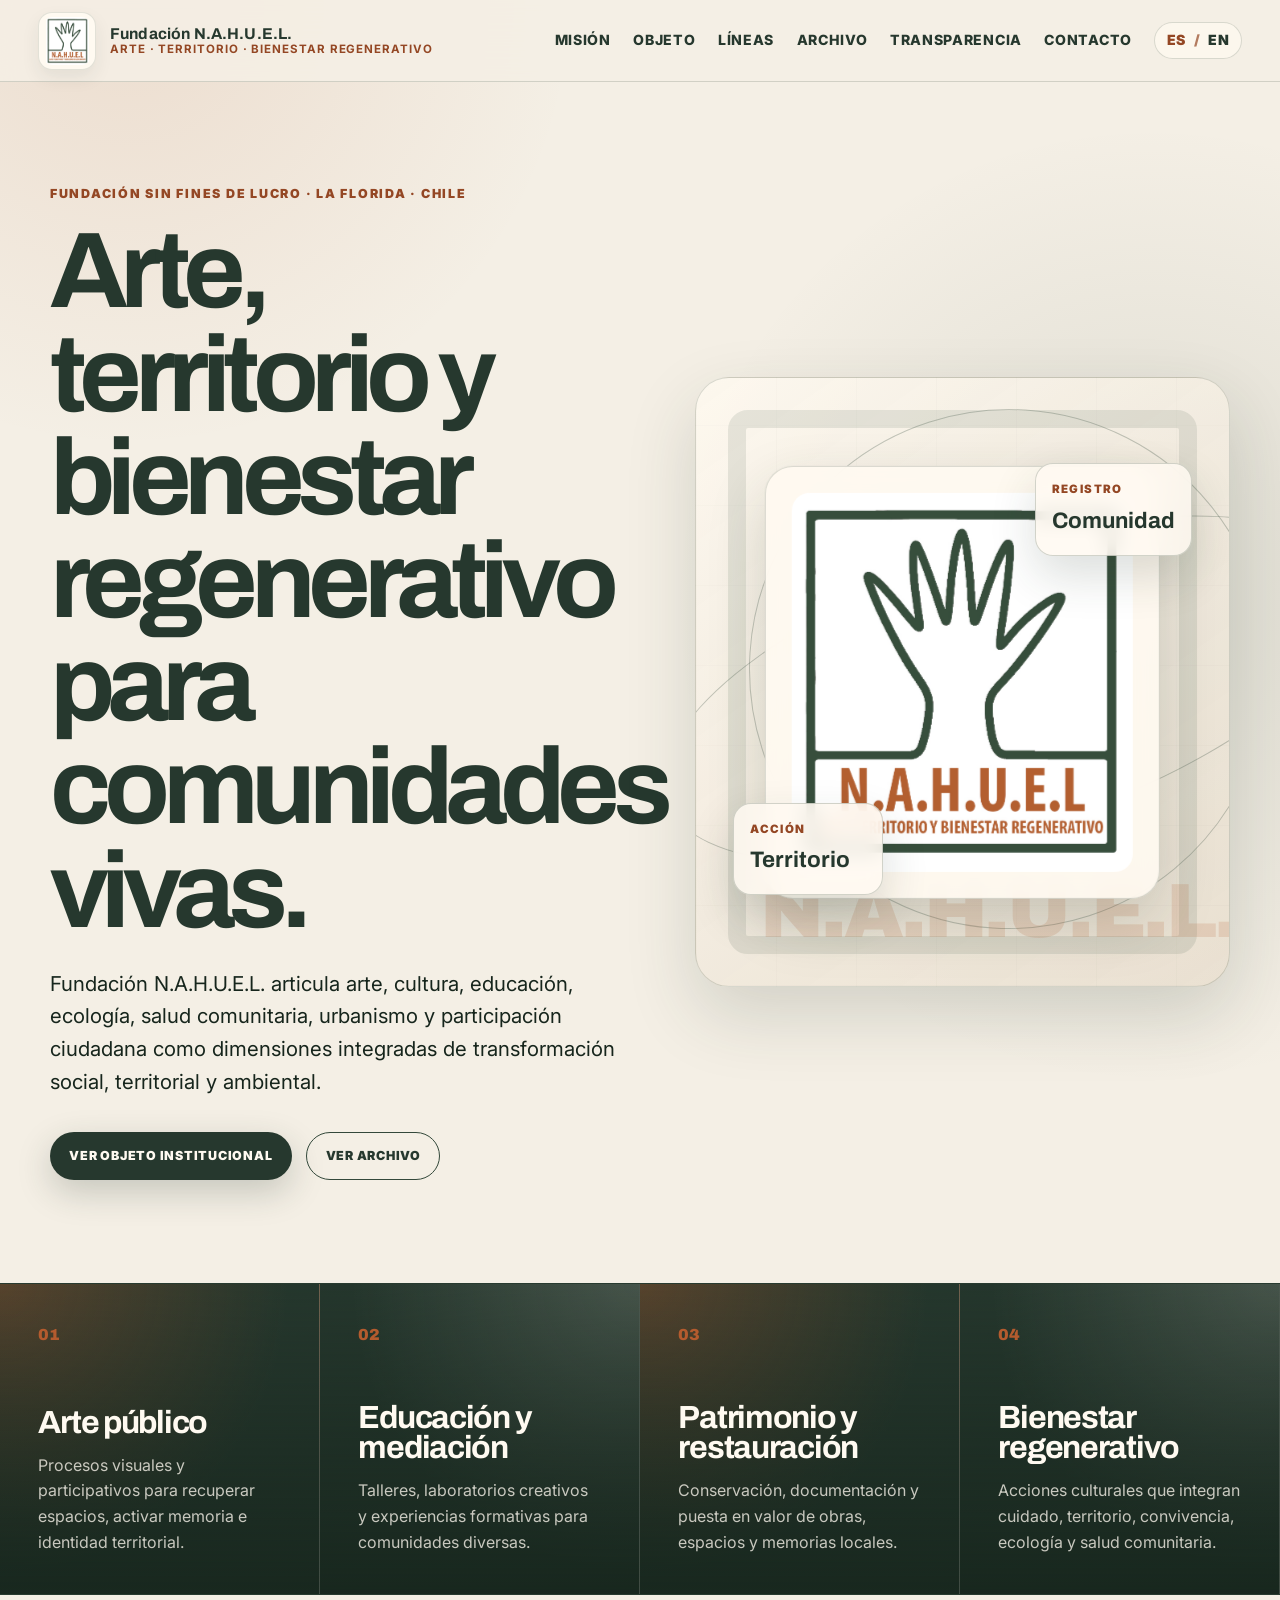
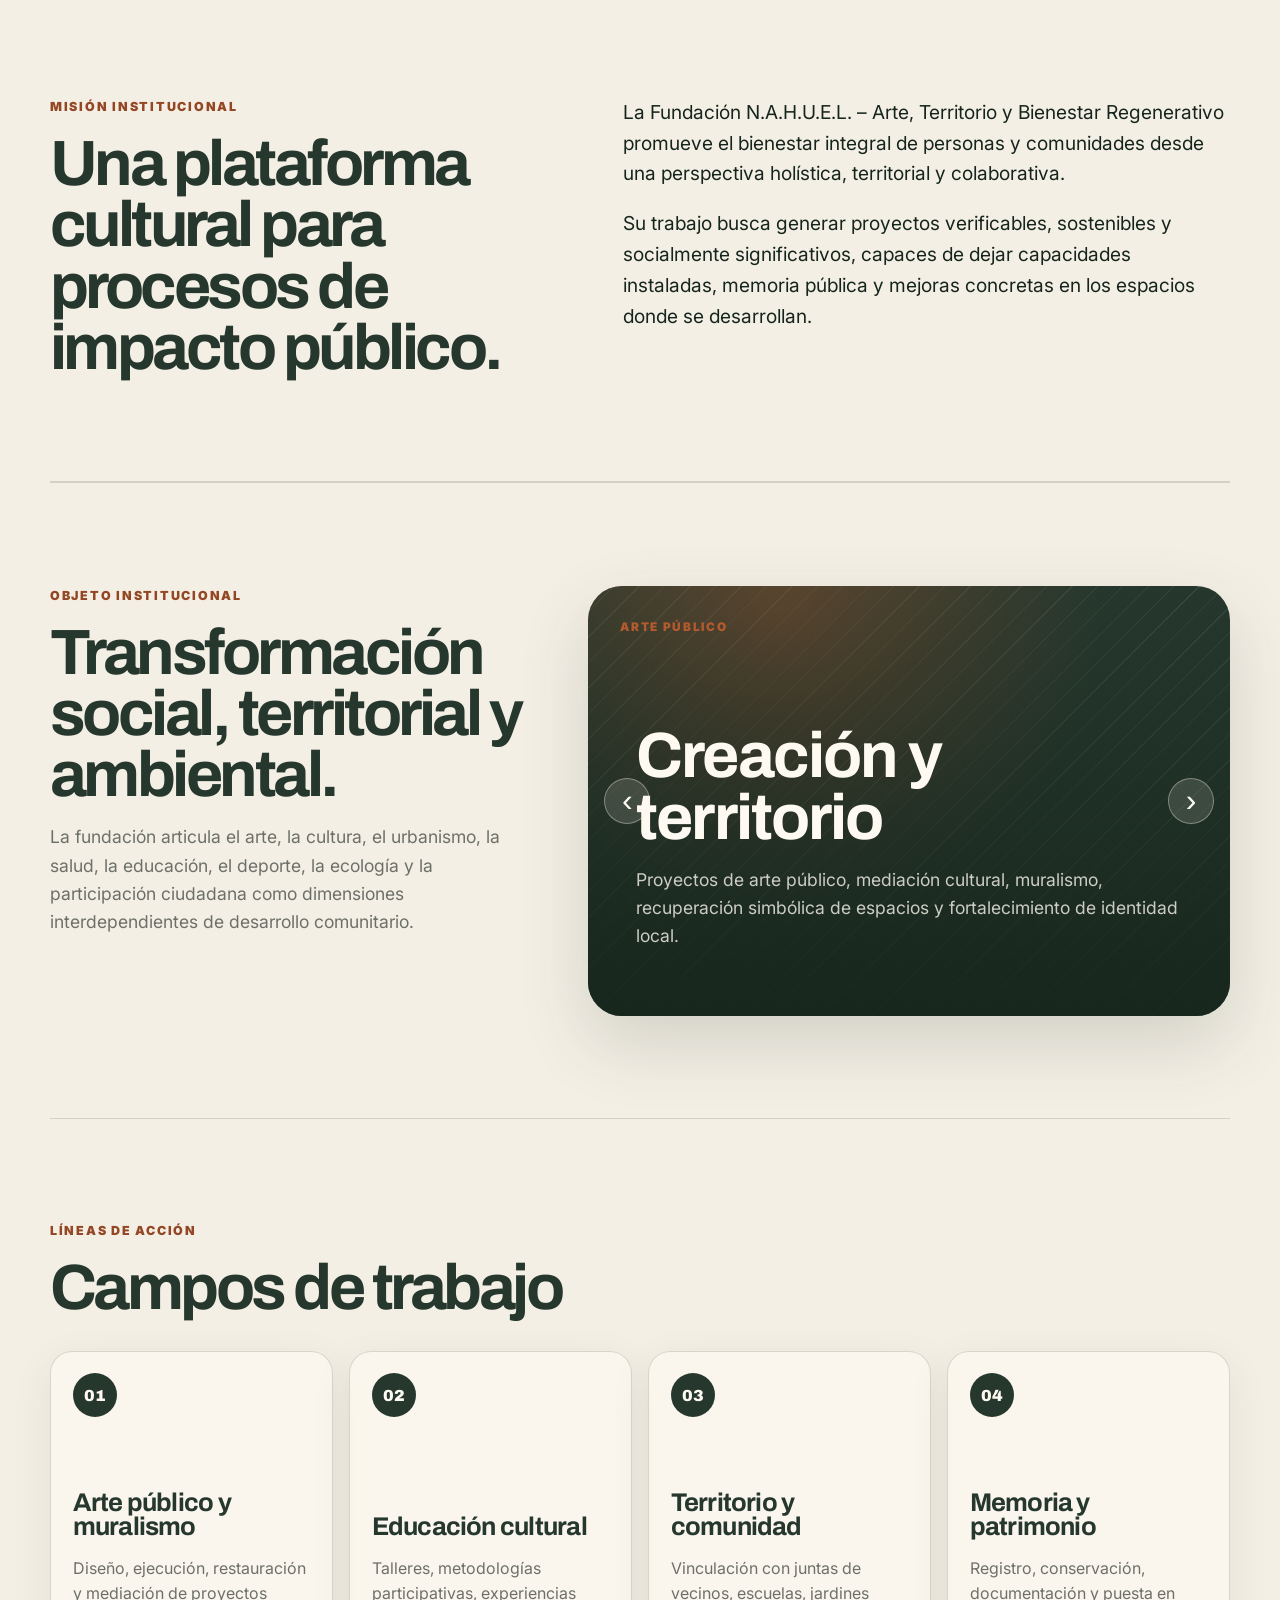
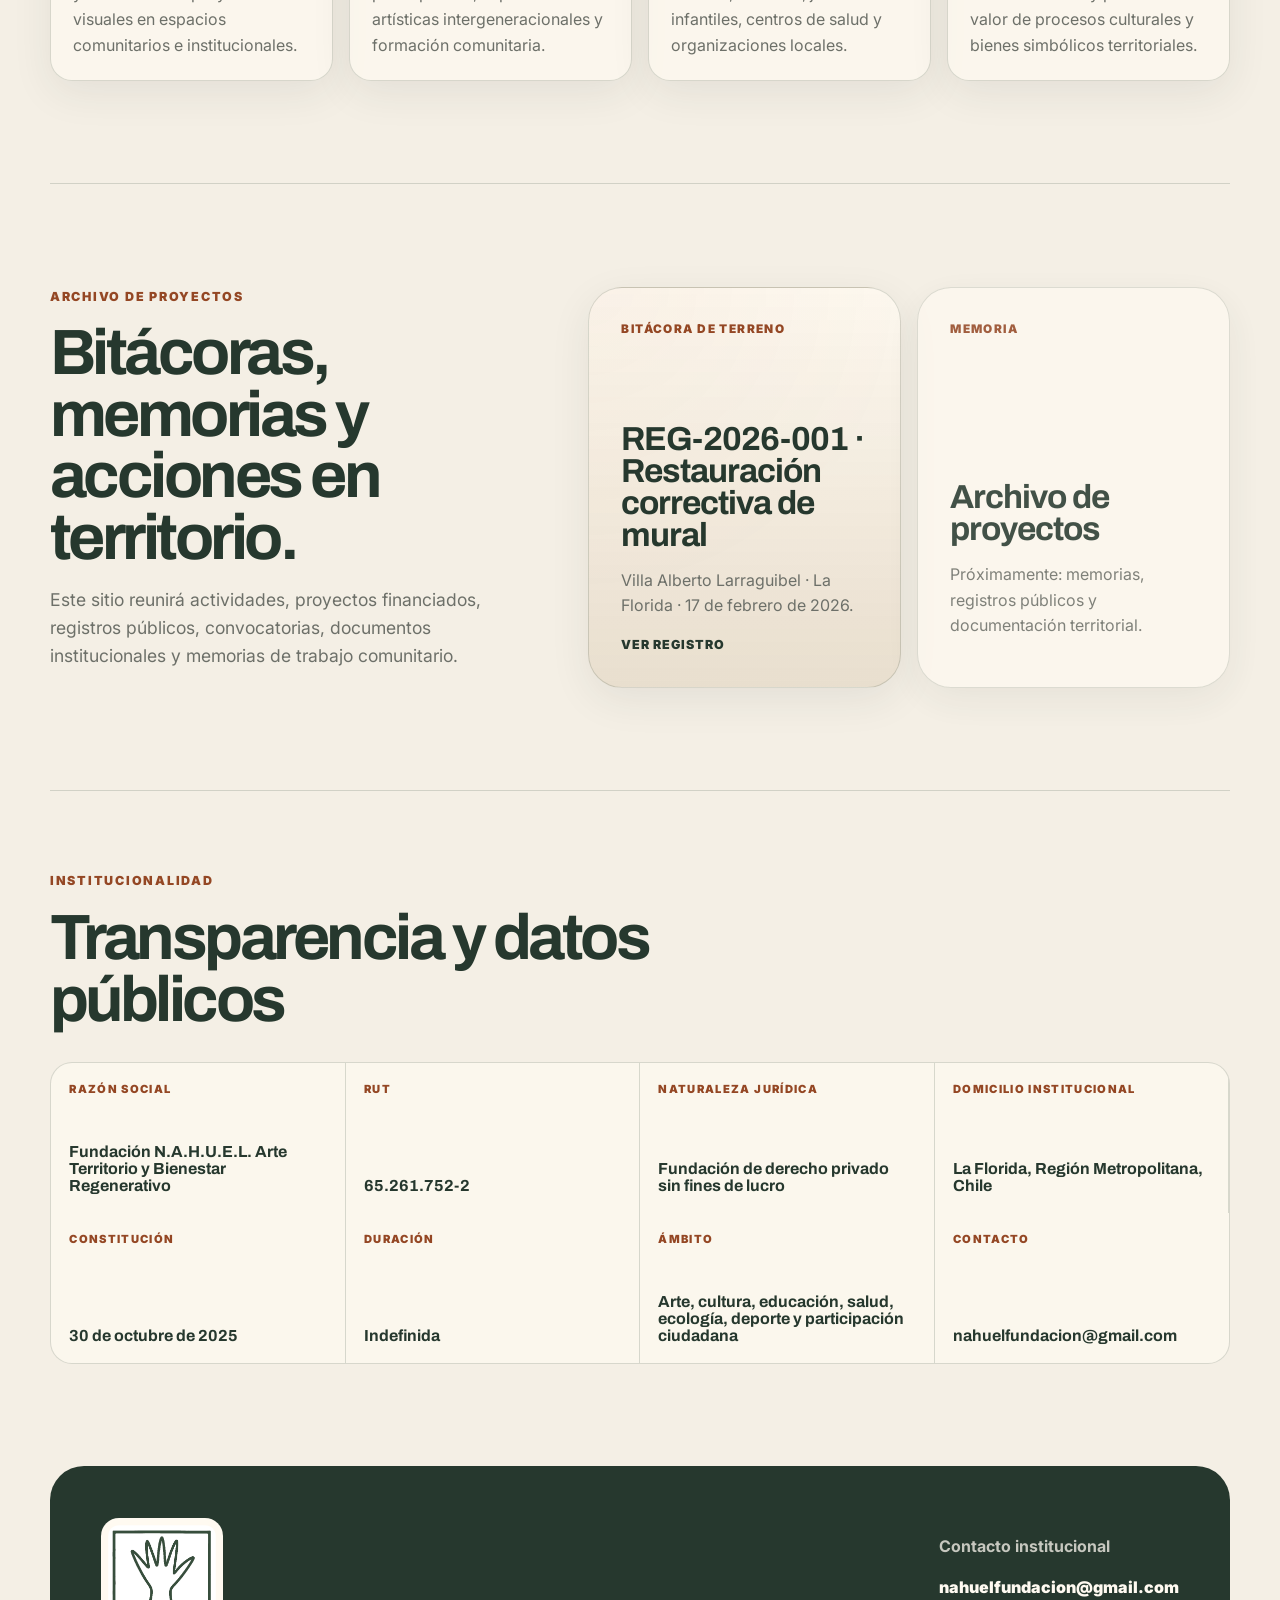
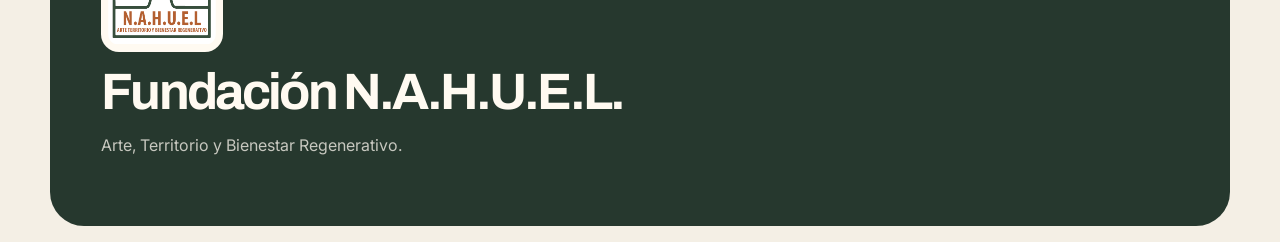
<file: index.html>
<!DOCTYPE html>
<html lang="es-CL">
<head>
  <meta charset="UTF-8" />
  <meta name="viewport" content="width=device-width, initial-scale=1.0" />
  <title>Fundación N.A.H.U.E.L. | Arte, Territorio y Bienestar Regenerativo en La Florida</title>
  <meta name="description" content="Fundación N.A.H.U.E.L. promueve arte, cultura, educación, ecología, salud comunitaria, memoria territorial y bienestar regenerativo desde La Florida, Chile." />
  <meta name="robots" content="index, follow, max-image-preview:large" />
  <meta name="author" content="Fundación N.A.H.U.E.L." />
  <meta name="keywords" content="Fundación N.A.H.U.E.L., fundación cultural La Florida, arte comunitario, muralismo comunitario, bienestar regenerativo, memoria territorial, restauración patrimonial, educación cultural, participación ciudadana, Chile" />
  <meta name="theme-color" content="#f4efe5" />
  <meta name="geo.region" content="CL-RM" />
  <meta name="geo.placename" content="La Florida, Región Metropolitana, Chile" />
  <link rel="canonical" href="https://nahuelfundacion.github.io/" />
  <link rel="preconnect" href="https://fonts.googleapis.com" />
  <link rel="preconnect" href="https://fonts.gstatic.com" crossorigin />
  <link href="https://fonts.googleapis.com/css2?family=Archivo:wght@400;500;700;800;900&family=Inter:wght@400;500;600;700&display=swap" rel="stylesheet" />
  <link rel="stylesheet" href="styles.css" />

  <meta property="og:type" content="website" />
  <meta property="og:locale" content="es_CL" />
  <meta property="og:site_name" content="Fundación N.A.H.U.E.L." />
  <meta property="og:title" content="Fundación N.A.H.U.E.L. | Arte, Territorio y Bienestar Regenerativo" />
  <meta property="og:description" content="Fundación cultural sin fines de lucro dedicada al arte, territorio, memoria, educación, ecología y bienestar regenerativo en comunidades." />
  <meta property="og:url" content="https://nahuelfundacion.github.io/" />
  <meta property="og:image" content="https://nahuelfundacion.github.io/assets/img/logo/logo%20nahuel%20-%20001.jpg" />
  <meta property="og:image:alt" content="Logo Fundación N.A.H.U.E.L." />

  <meta name="twitter:card" content="summary_large_image" />
  <meta name="twitter:title" content="Fundación N.A.H.U.E.L. | Arte, Territorio y Bienestar Regenerativo" />
  <meta name="twitter:description" content="Arte, cultura, territorio, memoria y bienestar regenerativo desde La Florida, Chile." />
  <meta name="twitter:image" content="https://nahuelfundacion.github.io/assets/img/logo/logo%20nahuel%20-%20001.jpg" />

  <script type="application/ld+json">
  {
    "@context": "https://schema.org",
    "@graph": [
      {
        "@type": "NGO",
        "@id": "https://nahuelfundacion.github.io/#organization",
        "name": "Fundación N.A.H.U.E.L.",
        "legalName": "Fundación N.A.H.U.E.L. Arte Territorio y Bienestar Regenerativo",
        "alternateName": "N.A.H.U.E.L.",
        "url": "https://nahuelfundacion.github.io/",
        "logo": "https://nahuelfundacion.github.io/assets/img/logo/logo%20nahuel%20-%20001.jpg",
        "email": "nahuelfundacion@gmail.com",
        "taxID": "65.261.752-2",
        "foundingDate": "2025-10-30",
        "address": {
          "@type": "PostalAddress",
          "addressLocality": "La Florida",
          "addressRegion": "Región Metropolitana",
          "addressCountry": "CL"
        },
        "areaServed": [
          { "@type": "AdministrativeArea", "name": "La Florida" },
          { "@type": "Country", "name": "Chile" }
        ],
        "knowsAbout": [
          "arte comunitario",
          "muralismo comunitario",
          "bienestar regenerativo",
          "memoria territorial",
          "restauración patrimonial",
          "educación cultural",
          "participación ciudadana",
          "ecología comunitaria"
        ],
        "description": "Fundación de derecho privado sin fines de lucro que promueve arte, cultura, educación, salud comunitaria, ecología, participación ciudadana, memoria territorial y bienestar regenerativo."
      },
      {
        "@type": "WebSite",
        "@id": "https://nahuelfundacion.github.io/#website",
        "url": "https://nahuelfundacion.github.io/",
        "name": "Fundación N.A.H.U.E.L.",
        "inLanguage": "es-CL",
        "publisher": { "@id": "https://nahuelfundacion.github.io/#organization" }
      },
      {
        "@type": "WebPage",
        "@id": "https://nahuelfundacion.github.io/#webpage",
        "url": "https://nahuelfundacion.github.io/",
        "name": "Fundación N.A.H.U.E.L. | Arte, Territorio y Bienestar Regenerativo",
        "isPartOf": { "@id": "https://nahuelfundacion.github.io/#website" },
        "about": { "@id": "https://nahuelfundacion.github.io/#organization" },
        "inLanguage": "es-CL"
      }
    ]
  }
  </script>
</head>
<body>
  <a class="skip-link" href="#contenido">Saltar al contenido principal</a>

  <header class="site-header" aria-label="Encabezado principal">
    <a class="brand" href="#inicio" aria-label="Inicio Fundación N.A.H.U.E.L.">
      <img src="assets/img/logo/logo nahuel - 001.jpg" alt="Logo Fundación N.A.H.U.E.L." class="brand-logo" />
      <span class="brand-text">
        <strong>Fundación N.A.H.U.E.L.</strong>
        <small>Arte · Territorio · Bienestar Regenerativo</small>
      </span>
    </a>

    <button class="menu-toggle" type="button" aria-label="Abrir menú" aria-expanded="false" aria-controls="main-nav">
      <span></span><span></span><span></span>
    </button>

    <nav id="main-nav" class="main-nav" aria-label="Navegación principal">
      <a href="#mision">Misión</a>
      <a href="#objeto">Objeto</a>
      <a href="#lineas">Líneas</a>
      <a href="#proyectos">Archivo</a>
      <a href="#transparencia">Transparencia</a>
      <a href="#contacto">Contacto</a>
    </nav>
  </header>

  <main id="contenido">
    <section id="inicio" class="hero section-pad">
      <div class="hero-copy">
        <p class="eyebrow">Fundación sin fines de lucro · La Florida · Chile</p>
        <h1>Arte, territorio y bienestar regenerativo para comunidades vivas.</h1>
        <p class="lead">
          Fundación N.A.H.U.E.L. articula arte, cultura, educación, ecología, salud comunitaria, urbanismo y participación ciudadana como dimensiones integradas de transformación social, territorial y ambiental.
        </p>
        <div class="hero-actions">
          <a class="button button-primary" href="#objeto">Ver objeto institucional</a>
          <a class="button button-secondary" href="#proyectos">Ver archivo</a>
        </div>
      </div>

      <div class="hero-visual" aria-label="Panel visual institucional">
        <div class="mission-orbit orbit-one"></div>
        <div class="mission-orbit orbit-two"></div>
        <figure class="visual-logo-card">
          <img src="assets/img/logo/logo nahuel - 001.jpg" alt="Logo Fundación N.A.H.U.E.L." />
        </figure>
        <div class="visual-card visual-card-small top-card">
          <small>Registro</small>
          <strong>Comunidad</strong>
        </div>
        <div class="visual-card visual-card-small bottom-card">
          <small>Acción</small>
          <strong>Territorio</strong>
        </div>
      </div>
    </section>

    <section class="story-rail" aria-label="Áreas destacadas">
      <article>
        <span>01</span>
        <h2>Arte público</h2>
        <p>Procesos visuales y participativos para recuperar espacios, activar memoria e identidad territorial.</p>
      </article>
      <article>
        <span>02</span>
        <h2>Educación y mediación</h2>
        <p>Talleres, laboratorios creativos y experiencias formativas para comunidades diversas.</p>
      </article>
      <article>
        <span>03</span>
        <h2>Patrimonio y restauración</h2>
        <p>Conservación, documentación y puesta en valor de obras, espacios y memorias locales.</p>
      </article>
      <article>
        <span>04</span>
        <h2>Bienestar regenerativo</h2>
        <p>Acciones culturales que integran cuidado, territorio, convivencia, ecología y salud comunitaria.</p>
      </article>
    </section>

    <section id="mision" class="section-pad split-section">
      <div class="section-kicker">
        <p class="eyebrow">Misión institucional</p>
        <h2>Una plataforma cultural para procesos de impacto público.</h2>
      </div>
      <div class="rich-text">
        <p>
          La Fundación N.A.H.U.E.L. – Arte, Territorio y Bienestar Regenerativo promueve el bienestar integral de personas y comunidades desde una perspectiva holística, territorial y colaborativa.
        </p>
        <p>
          Su trabajo busca generar proyectos verificables, sostenibles y socialmente significativos, capaces de dejar capacidades instaladas, memoria pública y mejoras concretas en los espacios donde se desarrollan.
        </p>
      </div>
    </section>

    <section id="objeto" class="section-pad feature-section">
      <div>
        <p class="eyebrow">Objeto institucional</p>
        <h2>Transformación social, territorial y ambiental.</h2>
        <p>
          La fundación articula el arte, la cultura, el urbanismo, la salud, la educación, el deporte, la ecología y la participación ciudadana como dimensiones interdependientes de desarrollo comunitario.
        </p>
      </div>
      <div class="mission-slider" aria-label="Objeto y campos estatutarios destacados">
        <button class="slider-control prev" type="button" aria-label="Ver anterior">‹</button>
        <div class="slides">
          <article class="slide active">
            <span>Arte público</span>
            <h3>Creación y territorio</h3>
            <p>Proyectos de arte público, mediación cultural, muralismo, recuperación simbólica de espacios y fortalecimiento de identidad local.</p>
          </article>
          <article class="slide">
            <span>Regeneración</span>
            <h3>Cuidado comunitario</h3>
            <p>Acciones de urbanismo regenerativo, salud comunitaria, educación integral, ecología aplicada y tecnologías sociales.</p>
          </article>
          <article class="slide">
            <span>Patrimonio</span>
            <h3>Memoria y conservación</h3>
            <p>Restauración patrimonial, documentación, archivo de procesos y puesta en valor de memorias comunitarias.</p>
          </article>
        </div>
        <button class="slider-control next" type="button" aria-label="Ver siguiente">›</button>
      </div>
    </section>

    <section id="lineas" class="section-pad">
      <div class="section-heading">
        <p class="eyebrow">Líneas de acción</p>
        <h2>Campos de trabajo</h2>
      </div>
      <div class="card-grid">
        <article class="program-card">
          <span class="card-number">01</span>
          <h3>Arte público y muralismo</h3>
          <p>Diseño, ejecución, restauración y mediación de proyectos visuales en espacios comunitarios e institucionales.</p>
        </article>
        <article class="program-card">
          <span class="card-number">02</span>
          <h3>Educación cultural</h3>
          <p>Talleres, metodologías participativas, experiencias artísticas intergeneracionales y formación comunitaria.</p>
        </article>
        <article class="program-card">
          <span class="card-number">03</span>
          <h3>Territorio y comunidad</h3>
          <p>Vinculación con juntas de vecinos, escuelas, jardines infantiles, centros de salud y organizaciones locales.</p>
        </article>
        <article class="program-card">
          <span class="card-number">04</span>
          <h3>Memoria y patrimonio</h3>
          <p>Registro, conservación, documentación y puesta en valor de procesos culturales y bienes simbólicos territoriales.</p>
        </article>
      </div>
    </section>

    <section id="proyectos" class="section-pad feature-section">
      <div>
        <p class="eyebrow">Archivo de proyectos</p>
        <h2>Bitácoras, memorias y acciones en territorio.</h2>
        <p>
          Este sitio reunirá actividades, proyectos financiados, registros públicos, convocatorias, documentos institucionales y memorias de trabajo comunitario.
        </p>
      </div>
      <div class="archive-grid" aria-label="Archivo de registros y proyectos">
        <a class="archive-card featured-archive-card" href="registros/reg-2026-001-restauracion-mural-val.html">
          <span>Bitácora de terreno</span>
          <h3>REG-2026-001 · Restauración correctiva de mural</h3>
          <p>Villa Alberto Larraguibel · La Florida · 17 de febrero de 2026.</p>
          <strong>Ver registro</strong>
        </a>
        <article class="archive-card muted-archive-card">
          <span>Memoria</span>
          <h3>Archivo de proyectos</h3>
          <p>Próximamente: memorias, registros públicos y documentación territorial.</p>
        </article>
      </div>
    </section>

    <section id="transparencia" class="section-pad transparency-section">
      <div class="section-heading">
        <p class="eyebrow">Institucionalidad</p>
        <h2>Transparencia y datos públicos</h2>
      </div>
      <div class="data-grid">
        <div><span>Razón social</span><strong>Fundación N.A.H.U.E.L. Arte Territorio y Bienestar Regenerativo</strong></div>
        <div><span>RUT</span><strong>65.261.752-2</strong></div>
        <div><span>Naturaleza jurídica</span><strong>Fundación de derecho privado sin fines de lucro</strong></div>
        <div><span>Domicilio institucional</span><strong>La Florida, Región Metropolitana, Chile</strong></div>
        <div><span>Constitución</span><strong>30 de octubre de 2025</strong></div>
        <div><span>Duración</span><strong>Indefinida</strong></div>
        <div><span>Ámbito</span><strong>Arte, cultura, educación, salud, ecología, deporte y participación ciudadana</strong></div>
        <div><span>Contacto</span><strong>nahuelfundacion@gmail.com</strong></div>
      </div>
    </section>
  </main>

  <footer id="contacto" class="site-footer">
    <div>
      <img src="assets/img/logo/logo nahuel - 001.jpg" alt="Logo Fundación N.A.H.U.E.L." class="footer-logo" />
      <h2>Fundación N.A.H.U.E.L.</h2>
      <p>Arte, Territorio y Bienestar Regenerativo.</p>
    </div>
    <div class="footer-contact">
      <p><strong>Contacto institucional</strong></p>
      <a href="mailto:nahuelfundacion@gmail.com">nahuelfundacion@gmail.com</a>
    </div>
  </footer>

  <script src="script.js"></script>
</body>
</html>
</file>
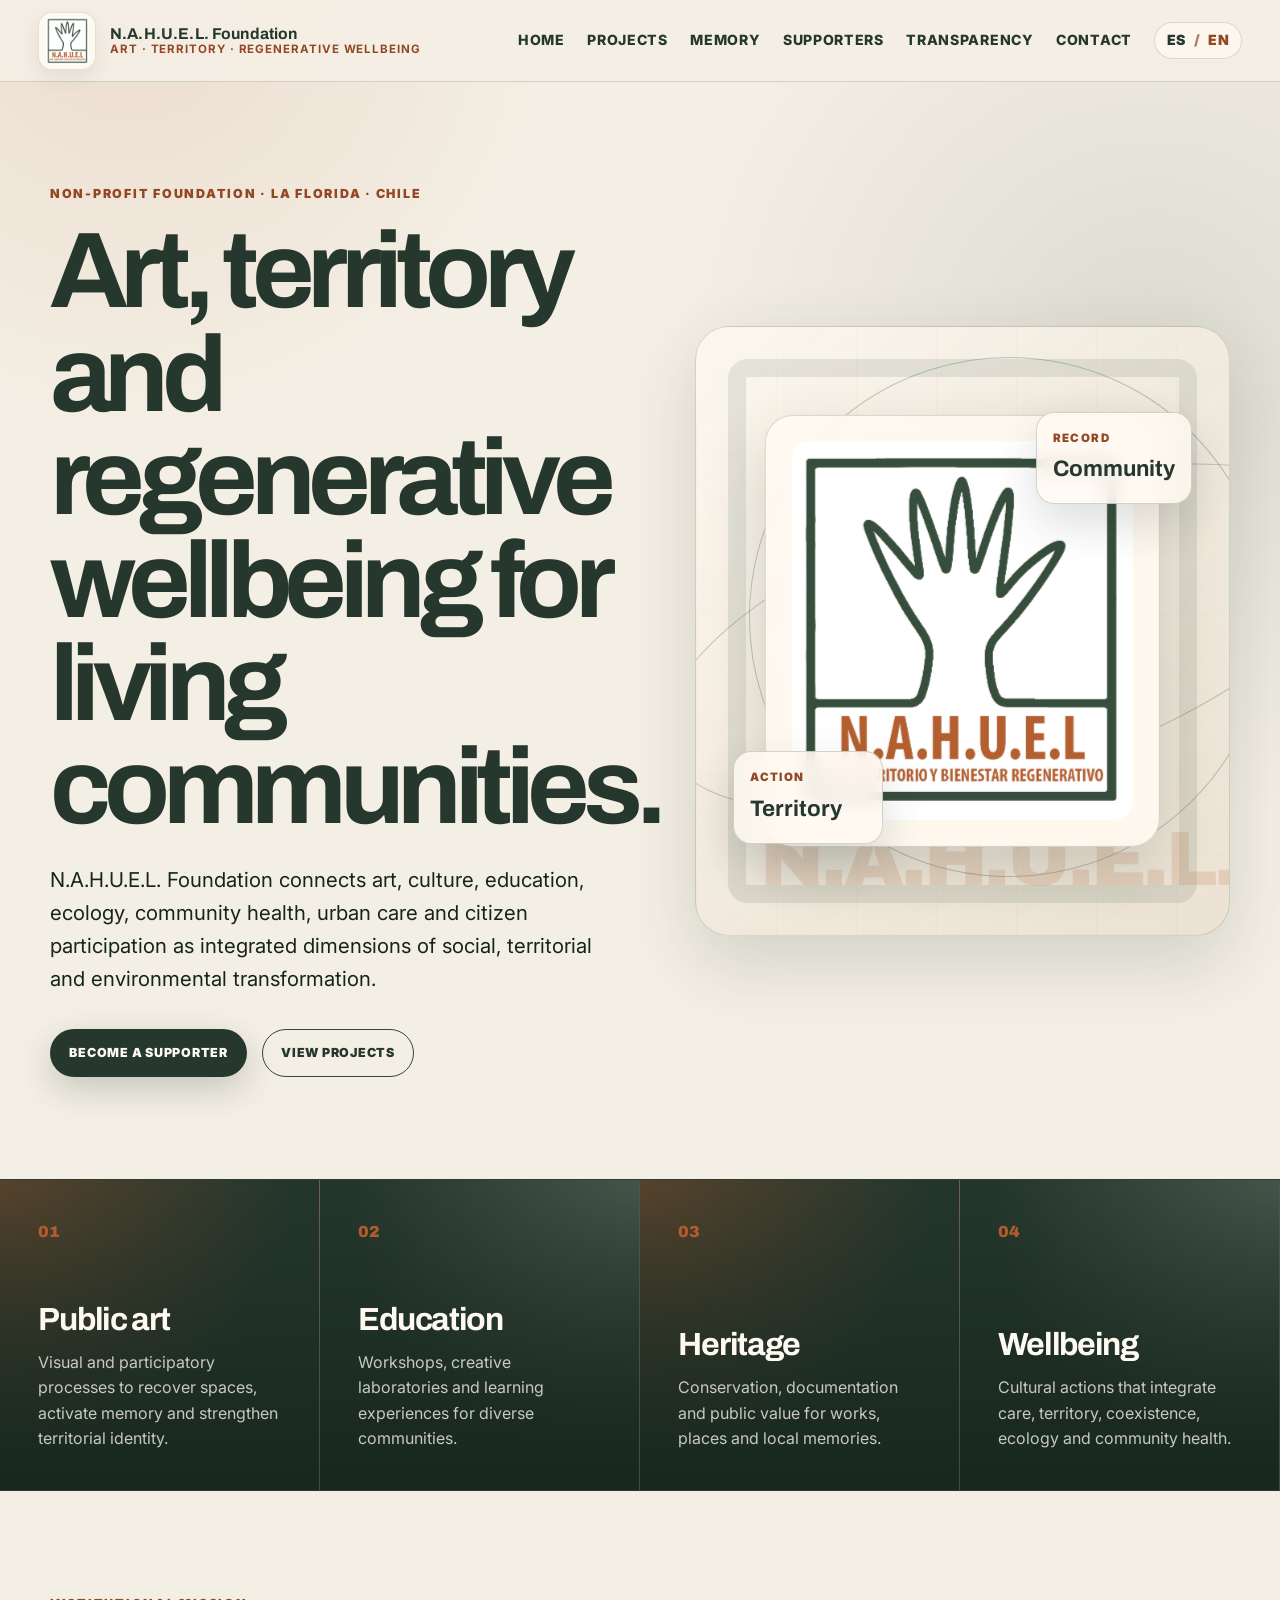
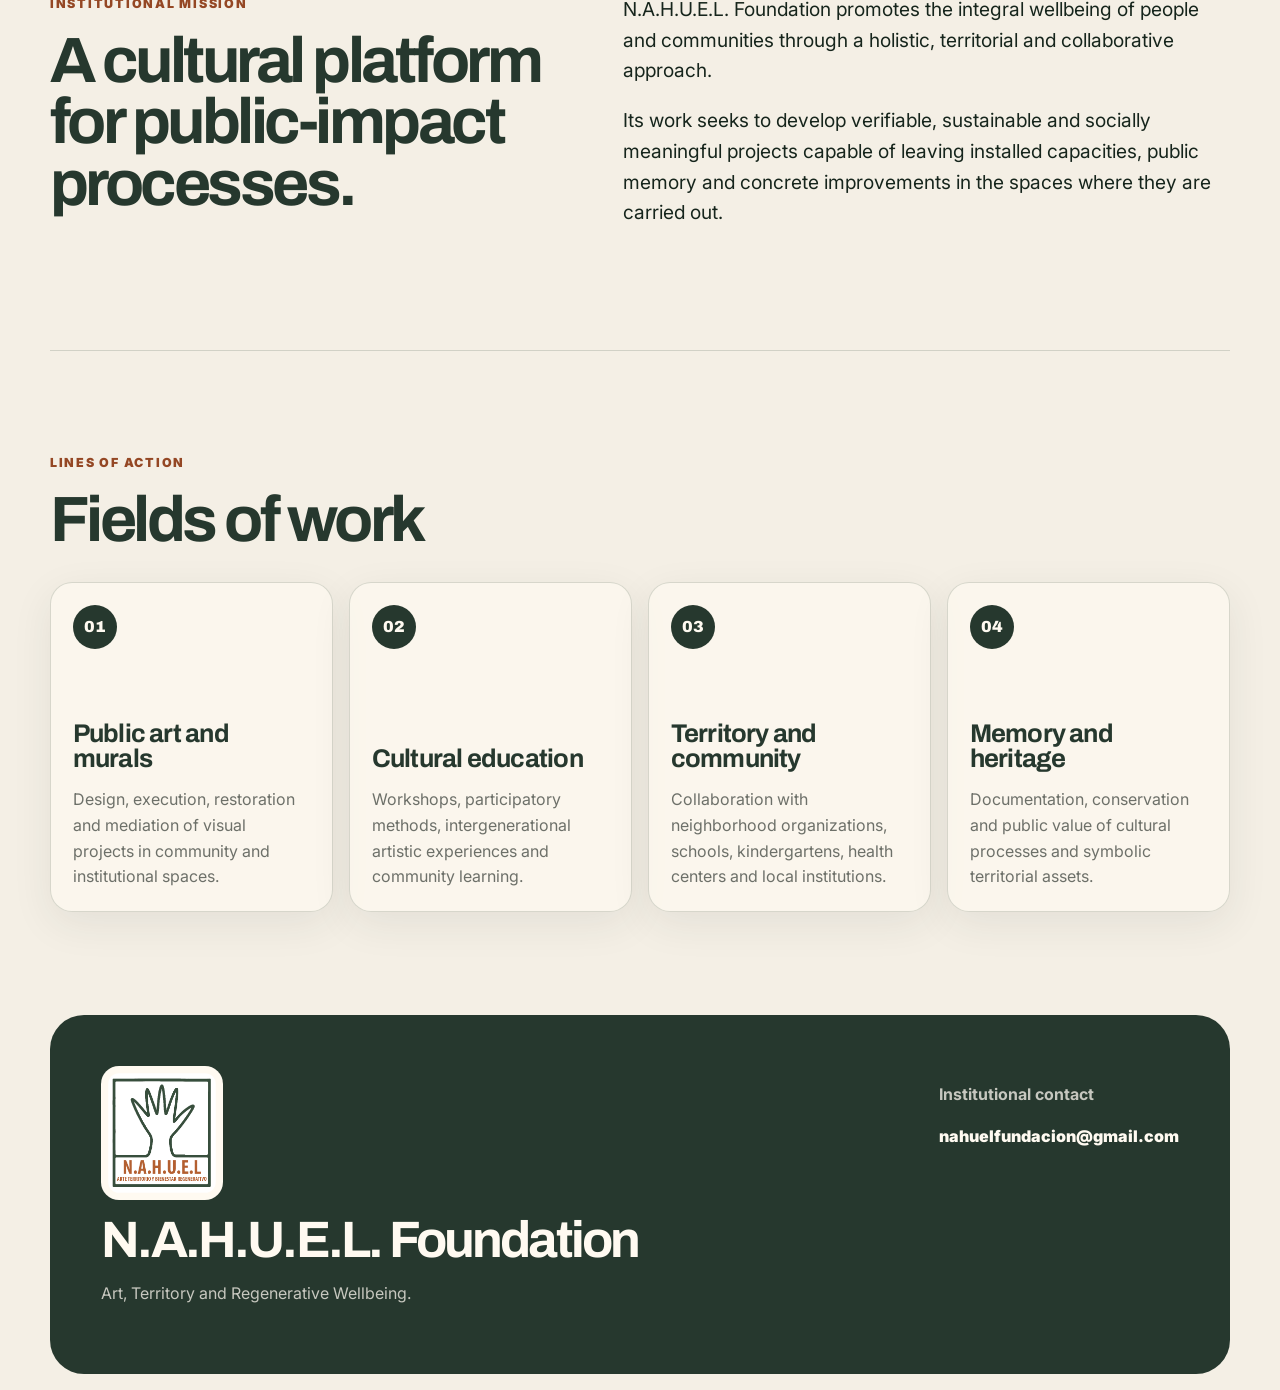
<file: en/index.html>
<!DOCTYPE html><html lang="en"><head><meta charset="UTF-8"><meta name="viewport" content="width=device-width, initial-scale=1.0"><title>N.A.H.U.E.L. Foundation | Art, Territory and Regenerative Wellbeing</title><meta name="description" content="N.A.H.U.E.L. Foundation promotes art, culture, education, ecology, community health, territorial memory and regenerative wellbeing from La Florida, Chile."><meta name="robots" content="index, follow, max-image-preview:large"><meta name="google-site-verification" content="IC3Q_L5enNN1hU11xEZPng-1R6glkIqD5HlDFHvDslU"><link rel="canonical" href="https://nahuelfundacion.github.io/en/"><link rel="alternate" hreflang="es-CL" href="https://nahuelfundacion.github.io/"><link rel="alternate" hreflang="en" href="https://nahuelfundacion.github.io/en/"><link rel="stylesheet" href="../styles.css"><link rel="preconnect" href="https://fonts.googleapis.com"><link rel="preconnect" href="https://fonts.gstatic.com" crossorigin><link href="https://fonts.googleapis.com/css2?family=Archivo:wght@400;500;700;800;900&family=Inter:wght@400;500;600;700&display=swap" rel="stylesheet"></head><body><a class="skip-link" href="#content">Skip to main content</a><header class="site-header"><a class="brand" href="index.html"><img src="../assets/img/logo/logo nahuel - 001.jpg" alt="N.A.H.U.E.L. Foundation logo" class="brand-logo"><span class="brand-text"><strong>N.A.H.U.E.L. Foundation</strong><small>Art · Territory · Regenerative Wellbeing</small></span></a><button class="menu-toggle" type="button" aria-label="Open menu" aria-expanded="false" aria-controls="main-nav"><span></span><span></span><span></span></button><nav id="main-nav" class="main-nav"><a href="index.html">Home</a><a href="projects.html">Projects</a><a href="memory.html">Memory</a><a href="supporters.html">Supporters</a><a href="transparency.html">Transparency</a><a href="contact.html">Contact</a><a href="../index.html">ES</a></nav></header><main id="content"><section class="hero section-pad"><div class="hero-copy"><p class="eyebrow">Non-profit foundation · La Florida · Chile</p><h1>Art, territory and regenerative wellbeing for living communities.</h1><p class="lead">N.A.H.U.E.L. Foundation connects art, culture, education, ecology, community health, urban care and citizen participation as integrated dimensions of social, territorial and environmental transformation.</p><div class="hero-actions"><a class="button button-primary" href="supporters.html">Become a supporter</a><a class="button button-secondary" href="projects.html">View projects</a></div></div><div class="hero-visual"><div class="mission-orbit orbit-one"></div><div class="mission-orbit orbit-two"></div><figure class="visual-logo-card"><img src="../assets/img/logo/logo nahuel - 001.jpg" alt="N.A.H.U.E.L. Foundation logo"></figure><div class="visual-card visual-card-small top-card"><small>Record</small><strong>Community</strong></div><div class="visual-card visual-card-small bottom-card"><small>Action</small><strong>Territory</strong></div></div></section><section class="story-rail"><article><span>01</span><h2>Public art</h2><p>Visual and participatory processes to recover spaces, activate memory and strengthen territorial identity.</p></article><article><span>02</span><h2>Education</h2><p>Workshops, creative laboratories and learning experiences for diverse communities.</p></article><article><span>03</span><h2>Heritage</h2><p>Conservation, documentation and public value for works, places and local memories.</p></article><article><span>04</span><h2>Wellbeing</h2><p>Cultural actions that integrate care, territory, coexistence, ecology and community health.</p></article></section><section class="section-pad split-section"><div class="section-kicker"><p class="eyebrow">Institutional mission</p><h2>A cultural platform for public-impact processes.</h2></div><div class="rich-text"><p>N.A.H.U.E.L. Foundation promotes the integral wellbeing of people and communities through a holistic, territorial and collaborative approach.</p><p>Its work seeks to develop verifiable, sustainable and socially meaningful projects capable of leaving installed capacities, public memory and concrete improvements in the spaces where they are carried out.</p></div></section><section class="section-pad"><div class="section-heading"><p class="eyebrow">Lines of action</p><h2>Fields of work</h2></div><div class="card-grid"><article class="program-card"><span class="card-number">01</span><h3>Public art and murals</h3><p>Design, execution, restoration and mediation of visual projects in community and institutional spaces.</p></article><article class="program-card"><span class="card-number">02</span><h3>Cultural education</h3><p>Workshops, participatory methods, intergenerational artistic experiences and community learning.</p></article><article class="program-card"><span class="card-number">03</span><h3>Territory and community</h3><p>Collaboration with neighborhood organizations, schools, kindergartens, health centers and local institutions.</p></article><article class="program-card"><span class="card-number">04</span><h3>Memory and heritage</h3><p>Documentation, conservation and public value of cultural processes and symbolic territorial assets.</p></article></div></section></main><footer class="site-footer"><div><img src="../assets/img/logo/logo nahuel - 001.jpg" alt="N.A.H.U.E.L. Foundation logo" class="footer-logo"><h2>N.A.H.U.E.L. Foundation</h2><p>Art, Territory and Regenerative Wellbeing.</p></div><div class="footer-contact"><p><strong>Institutional contact</strong></p><a href="mailto:nahuelfundacion@gmail.com">nahuelfundacion@gmail.com</a></div></footer><script src="../script.js"></script></body></html>
</file>
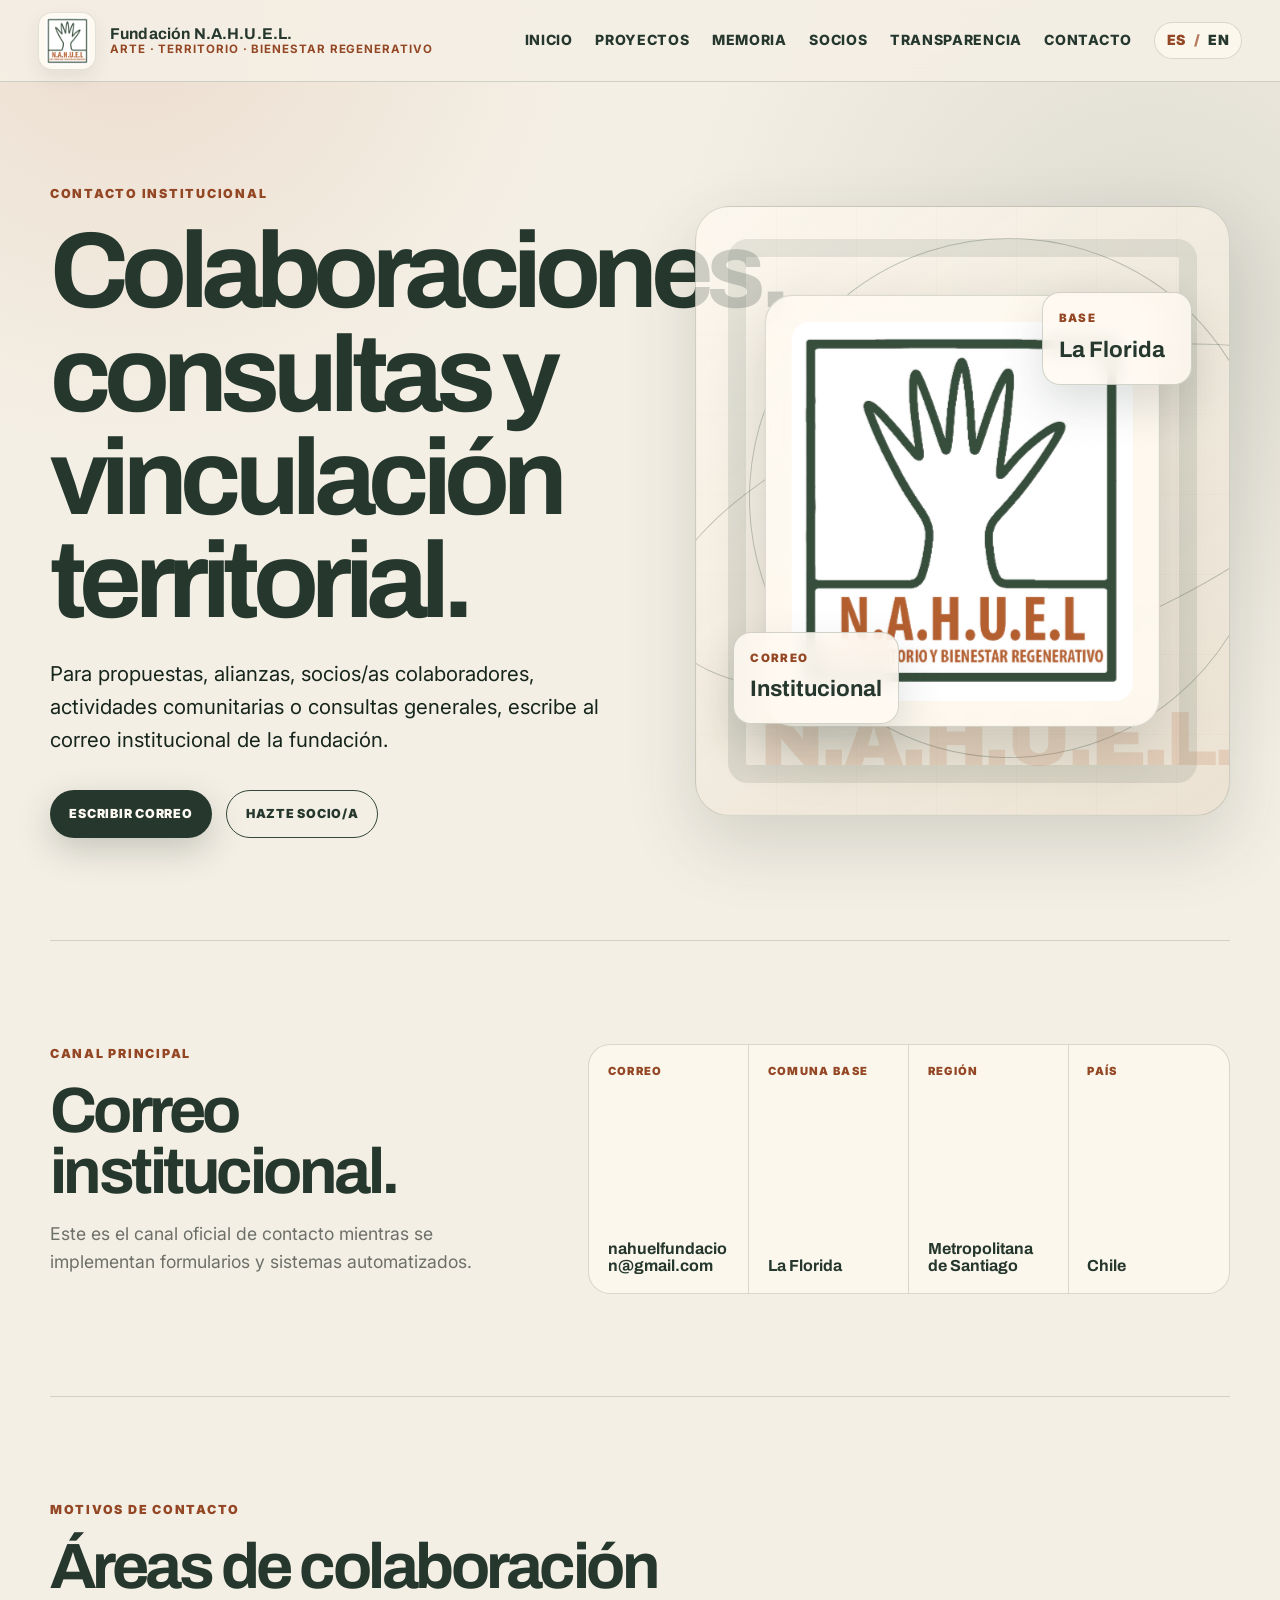
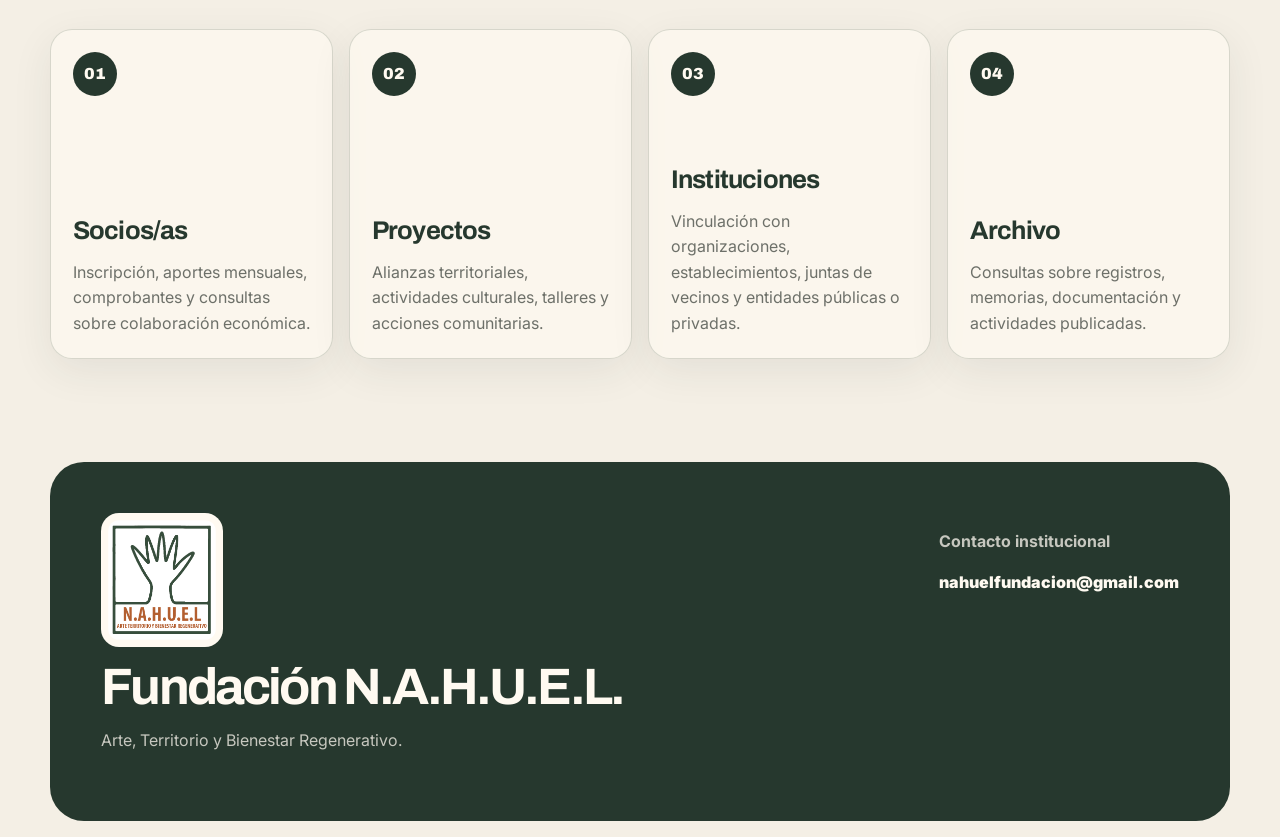
<file: contacto.html>
<!DOCTYPE html><html lang="es-CL"><head><meta charset="UTF-8"><meta name="viewport" content="width=device-width, initial-scale=1.0"><title>Contacto | Fundación N.A.H.U.E.L.</title><meta name="description" content="Contacto institucional de Fundación N.A.H.U.E.L. para colaboraciones, socios, proyectos territoriales y consultas generales."><meta name="robots" content="index, follow, max-image-preview:large"><meta name="google-site-verification" content="IC3Q_L5enNN1hU11xEZPng-1R6glkIqD5HlDFHvDslU"><link rel="canonical" href="https://nahuelfundacion.github.io/contacto.html"><link rel="preconnect" href="https://fonts.googleapis.com"><link rel="preconnect" href="https://fonts.gstatic.com" crossorigin><link href="https://fonts.googleapis.com/css2?family=Archivo:wght@400;500;700;800;900&family=Inter:wght@400;500;600;700&display=swap" rel="stylesheet"><link rel="stylesheet" href="styles.css"></head><body><a class="skip-link" href="#contenido">Saltar al contenido principal</a><header class="site-header"><a class="brand" href="index.html#inicio"><img src="assets/img/logo/logo nahuel - 001.jpg" alt="Logo Fundación N.A.H.U.E.L." class="brand-logo"><span class="brand-text"><strong>Fundación N.A.H.U.E.L.</strong><small>Arte · Territorio · Bienestar Regenerativo</small></span></a><button class="menu-toggle" type="button" aria-label="Abrir menú" aria-expanded="false" aria-controls="main-nav"><span></span><span></span><span></span></button><nav id="main-nav" class="main-nav"><a href="index.html">Inicio</a><a href="proyectos.html">Proyectos</a><a href="memoria.html">Memoria</a><a href="socios.html">Socios</a><a href="transparencia.html">Transparencia</a><a href="contacto.html">Contacto</a></nav></header><main id="contenido"><section class="hero section-pad"><div class="hero-copy"><p class="eyebrow">Contacto institucional</p><h1>Colaboraciones, consultas y vinculación territorial.</h1><p class="lead">Para propuestas, alianzas, socios/as colaboradores, actividades comunitarias o consultas generales, escribe al correo institucional de la fundación.</p><div class="hero-actions"><a class="button button-primary" href="mailto:nahuelfundacion@gmail.com?subject=Contacto%20Fundaci%C3%B3n%20N.A.H.U.E.L.">Escribir correo</a><a class="button button-secondary" href="socios.html">Hazte socio/a</a></div></div><div class="hero-visual"><div class="mission-orbit orbit-one"></div><div class="mission-orbit orbit-two"></div><figure class="visual-logo-card"><img src="assets/img/logo/logo nahuel - 001.jpg" alt="Logo Fundación N.A.H.U.E.L."></figure><div class="visual-card visual-card-small top-card"><small>Base</small><strong>La Florida</strong></div><div class="visual-card visual-card-small bottom-card"><small>Correo</small><strong>Institucional</strong></div></div></section><section class="section-pad feature-section"><div><p class="eyebrow">Canal principal</p><h2>Correo institucional.</h2><p>Este es el canal oficial de contacto mientras se implementan formularios y sistemas automatizados.</p></div><div class="data-grid"><div><span>Correo</span><strong>nahuelfundacion@gmail.com</strong></div><div><span>Comuna base</span><strong>La Florida</strong></div><div><span>Región</span><strong>Metropolitana de Santiago</strong></div><div><span>País</span><strong>Chile</strong></div></div></section><section class="section-pad"><div class="section-heading"><p class="eyebrow">Motivos de contacto</p><h2>Áreas de colaboración</h2></div><div class="card-grid"><article class="program-card"><span class="card-number">01</span><h3>Socios/as</h3><p>Inscripción, aportes mensuales, comprobantes y consultas sobre colaboración económica.</p></article><article class="program-card"><span class="card-number">02</span><h3>Proyectos</h3><p>Alianzas territoriales, actividades culturales, talleres y acciones comunitarias.</p></article><article class="program-card"><span class="card-number">03</span><h3>Instituciones</h3><p>Vinculación con organizaciones, establecimientos, juntas de vecinos y entidades públicas o privadas.</p></article><article class="program-card"><span class="card-number">04</span><h3>Archivo</h3><p>Consultas sobre registros, memorias, documentación y actividades publicadas.</p></article></div></section></main><footer class="site-footer"><div><img src="assets/img/logo/logo nahuel - 001.jpg" alt="Logo Fundación N.A.H.U.E.L." class="footer-logo"><h2>Fundación N.A.H.U.E.L.</h2><p>Arte, Territorio y Bienestar Regenerativo.</p></div><div class="footer-contact"><p><strong>Contacto institucional</strong></p><a href="mailto:nahuelfundacion@gmail.com">nahuelfundacion@gmail.com</a></div></footer><script src="script.js"></script></body></html>
</file>
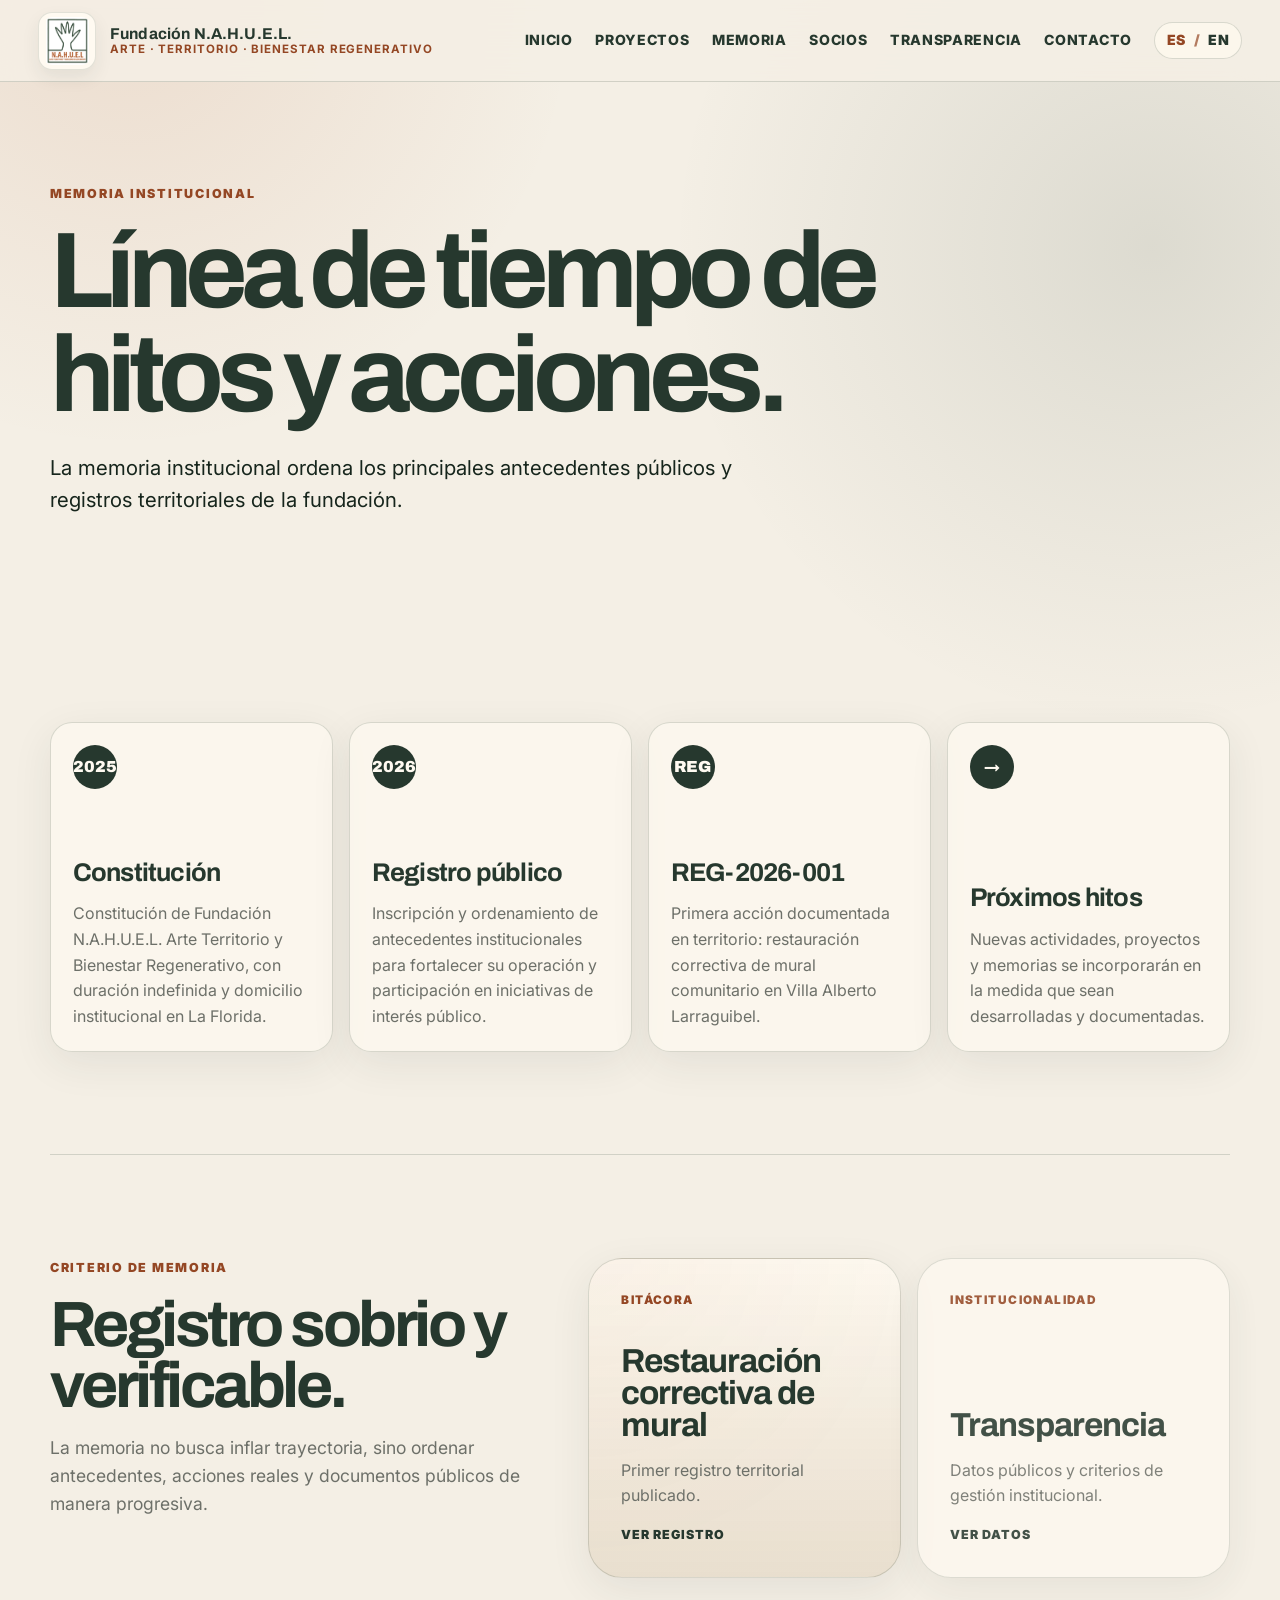
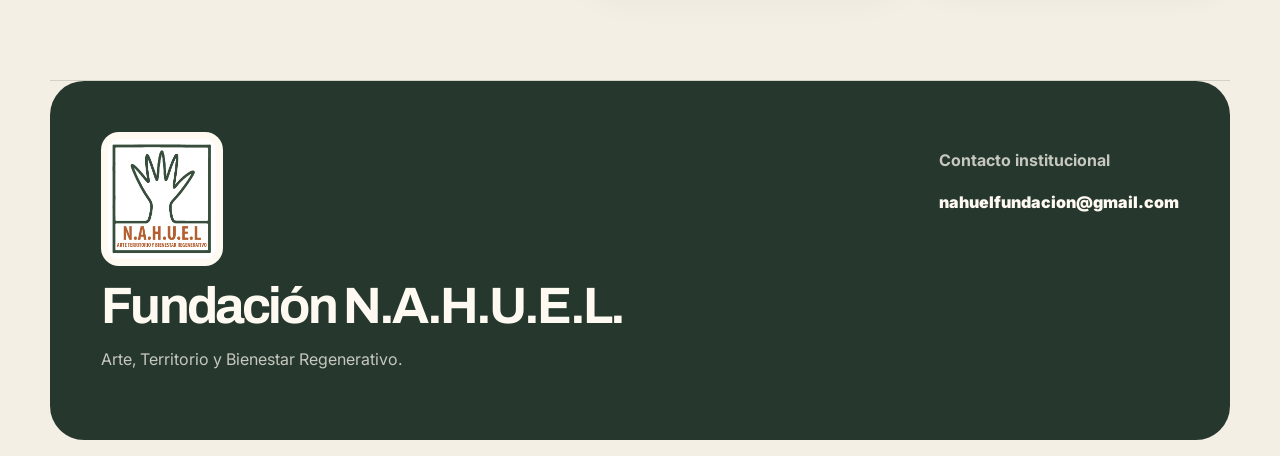
<file: memoria.html>
<!DOCTYPE html><html lang="es-CL"><head><meta charset="UTF-8"><meta name="viewport" content="width=device-width, initial-scale=1.0"><title>Memoria institucional | Fundación N.A.H.U.E.L.</title><meta name="description" content="Línea de tiempo y memoria institucional de Fundación N.A.H.U.E.L."><meta name="robots" content="index, follow, max-image-preview:large"><meta name="google-site-verification" content="IC3Q_L5enNN1hU11xEZPng-1R6glkIqD5HlDFHvDslU"><link rel="canonical" href="https://nahuelfundacion.github.io/memoria.html"><link rel="preconnect" href="https://fonts.googleapis.com"><link rel="preconnect" href="https://fonts.gstatic.com" crossorigin><link href="https://fonts.googleapis.com/css2?family=Archivo:wght@400;500;700;800;900&family=Inter:wght@400;500;600;700&display=swap" rel="stylesheet"><link rel="stylesheet" href="styles.css"></head><body><a class="skip-link" href="#contenido">Saltar al contenido principal</a><header class="site-header"><a class="brand" href="index.html#inicio"><img src="assets/img/logo/logo nahuel - 001.jpg" alt="Logo Fundación N.A.H.U.E.L." class="brand-logo"><span class="brand-text"><strong>Fundación N.A.H.U.E.L.</strong><small>Arte · Territorio · Bienestar Regenerativo</small></span></a><button class="menu-toggle" type="button" aria-label="Abrir menú" aria-expanded="false" aria-controls="main-nav"><span></span><span></span><span></span></button><nav id="main-nav" class="main-nav"><a href="index.html">Inicio</a><a href="proyectos.html">Proyectos</a><a href="memoria.html">Memoria</a><a href="socios.html">Socios</a><a href="transparencia.html">Transparencia</a><a href="contacto.html">Contacto</a></nav></header><main id="contenido"><section class="section-pad"><p class="eyebrow">Memoria institucional</p><h1>Línea de tiempo de hitos y acciones.</h1><p class="lead">La memoria institucional ordena los principales antecedentes públicos y registros territoriales de la fundación.</p></section><section class="section-pad"><div class="card-grid"><article class="program-card"><span class="card-number">2025</span><h3>Constitución</h3><p>Constitución de Fundación N.A.H.U.E.L. Arte Territorio y Bienestar Regenerativo, con duración indefinida y domicilio institucional en La Florida.</p></article><article class="program-card"><span class="card-number">2026</span><h3>Registro público</h3><p>Inscripción y ordenamiento de antecedentes institucionales para fortalecer su operación y participación en iniciativas de interés público.</p></article><article class="program-card"><span class="card-number">REG</span><h3>REG-2026-001</h3><p>Primera acción documentada en territorio: restauración correctiva de mural comunitario en Villa Alberto Larraguibel.</p></article><article class="program-card"><span class="card-number">→</span><h3>Próximos hitos</h3><p>Nuevas actividades, proyectos y memorias se incorporarán en la medida que sean desarrolladas y documentadas.</p></article></div></section><section class="section-pad feature-section"><div><p class="eyebrow">Criterio de memoria</p><h2>Registro sobrio y verificable.</h2><p>La memoria no busca inflar trayectoria, sino ordenar antecedentes, acciones reales y documentos públicos de manera progresiva.</p></div><div class="archive-grid"><a class="archive-card featured-archive-card" href="registros/reg-2026-001-restauracion-mural-val.html"><span>Bitácora</span><h3>Restauración correctiva de mural</h3><p>Primer registro territorial publicado.</p><strong>Ver registro</strong></a><a class="archive-card muted-archive-card" href="transparencia.html"><span>Institucionalidad</span><h3>Transparencia</h3><p>Datos públicos y criterios de gestión institucional.</p><strong>Ver datos</strong></a></div></section></main><footer class="site-footer"><div><img src="assets/img/logo/logo nahuel - 001.jpg" alt="Logo Fundación N.A.H.U.E.L." class="footer-logo"><h2>Fundación N.A.H.U.E.L.</h2><p>Arte, Territorio y Bienestar Regenerativo.</p></div><div class="footer-contact"><p><strong>Contacto institucional</strong></p><a href="mailto:nahuelfundacion@gmail.com">nahuelfundacion@gmail.com</a></div></footer><script src="script.js"></script></body></html>
</file>
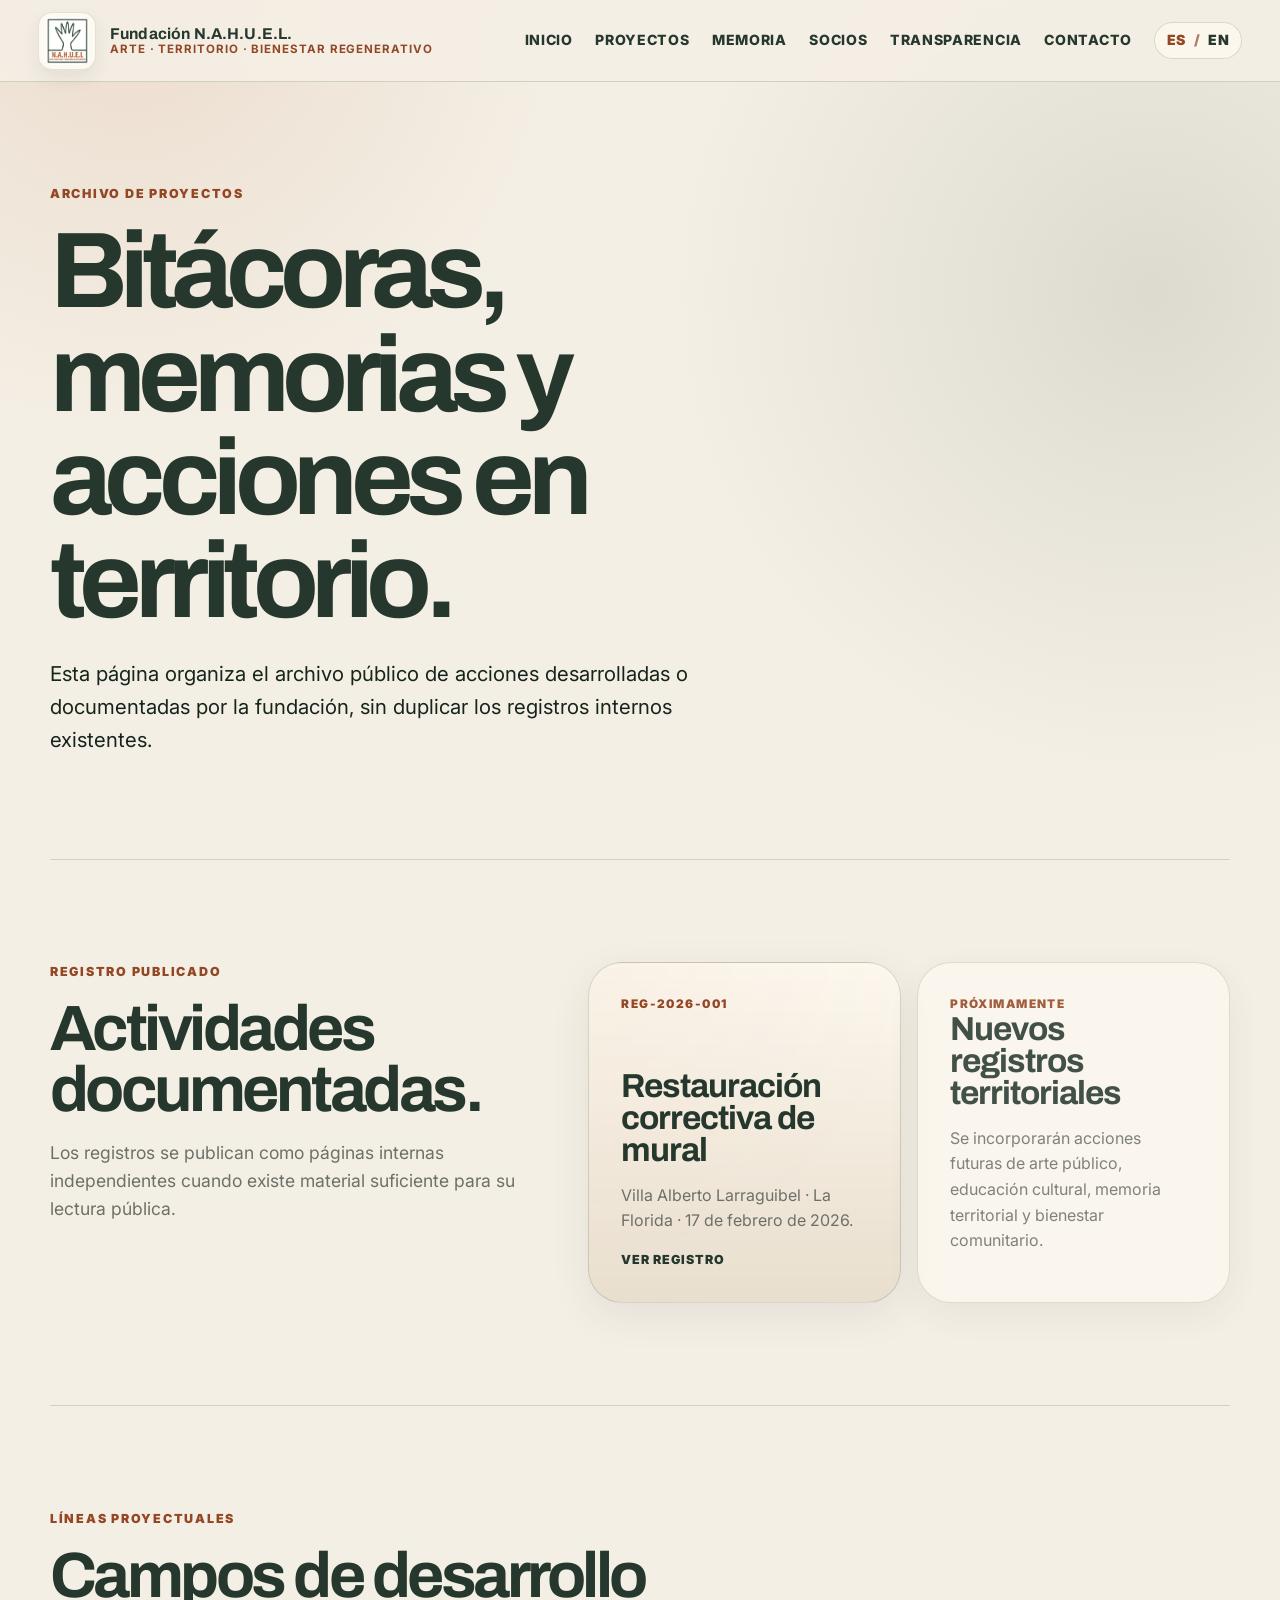
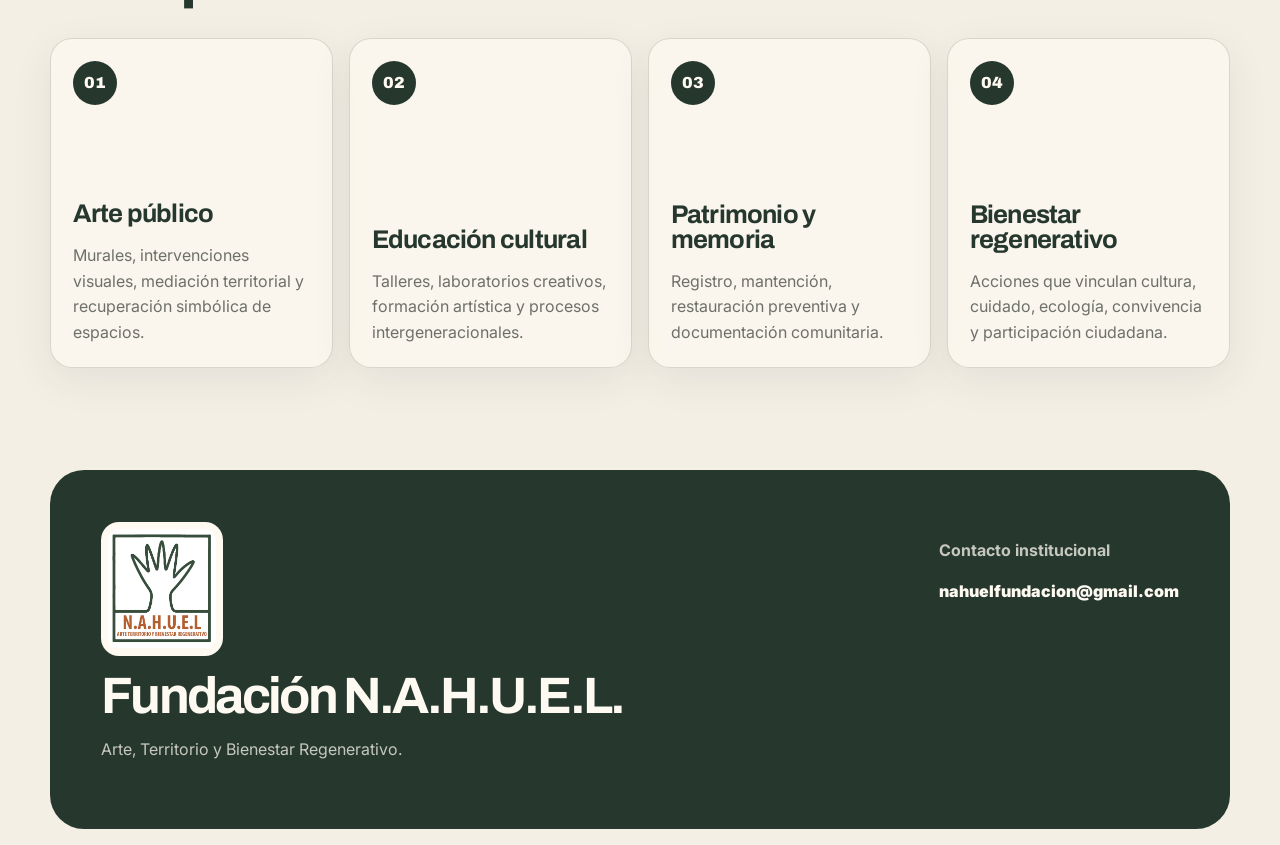
<file: proyectos.html>
<!DOCTYPE html><html lang="es-CL"><head><meta charset="UTF-8"><meta name="viewport" content="width=device-width, initial-scale=1.0"><title>Proyectos y registros | Fundación N.A.H.U.E.L.</title><meta name="description" content="Archivo de proyectos, registros y bitácoras territoriales de Fundación N.A.H.U.E.L."><meta name="robots" content="index, follow, max-image-preview:large"><meta name="google-site-verification" content="IC3Q_L5enNN1hU11xEZPng-1R6glkIqD5HlDFHvDslU"><link rel="canonical" href="https://nahuelfundacion.github.io/proyectos.html"><link rel="preconnect" href="https://fonts.googleapis.com"><link rel="preconnect" href="https://fonts.gstatic.com" crossorigin><link href="https://fonts.googleapis.com/css2?family=Archivo:wght@400;500;700;800;900&family=Inter:wght@400;500;600;700&display=swap" rel="stylesheet"><link rel="stylesheet" href="styles.css"></head><body><a class="skip-link" href="#contenido">Saltar al contenido principal</a><header class="site-header"><a class="brand" href="index.html#inicio"><img src="assets/img/logo/logo nahuel - 001.jpg" alt="Logo Fundación N.A.H.U.E.L." class="brand-logo"><span class="brand-text"><strong>Fundación N.A.H.U.E.L.</strong><small>Arte · Territorio · Bienestar Regenerativo</small></span></a><button class="menu-toggle" type="button" aria-label="Abrir menú" aria-expanded="false" aria-controls="main-nav"><span></span><span></span><span></span></button><nav id="main-nav" class="main-nav"><a href="index.html">Inicio</a><a href="proyectos.html">Proyectos</a><a href="memoria.html">Memoria</a><a href="socios.html">Socios</a><a href="transparencia.html">Transparencia</a><a href="contacto.html">Contacto</a></nav></header><main id="contenido"><section class="section-pad"><p class="eyebrow">Archivo de proyectos</p><h1>Bitácoras, memorias y acciones en territorio.</h1><p class="lead">Esta página organiza el archivo público de acciones desarrolladas o documentadas por la fundación, sin duplicar los registros internos existentes.</p></section><section class="section-pad feature-section"><div><p class="eyebrow">Registro publicado</p><h2>Actividades documentadas.</h2><p>Los registros se publican como páginas internas independientes cuando existe material suficiente para su lectura pública.</p></div><div class="archive-grid"><a class="archive-card featured-archive-card" href="registros/reg-2026-001-restauracion-mural-val.html"><span>REG-2026-001</span><h3>Restauración correctiva de mural</h3><p>Villa Alberto Larraguibel · La Florida · 17 de febrero de 2026.</p><strong>Ver registro</strong></a><article class="archive-card muted-archive-card"><span>Próximamente</span><h3>Nuevos registros territoriales</h3><p>Se incorporarán acciones futuras de arte público, educación cultural, memoria territorial y bienestar comunitario.</p></article></div></section><section class="section-pad"><div class="section-heading"><p class="eyebrow">Líneas proyectuales</p><h2>Campos de desarrollo</h2></div><div class="card-grid"><article class="program-card"><span class="card-number">01</span><h3>Arte público</h3><p>Murales, intervenciones visuales, mediación territorial y recuperación simbólica de espacios.</p></article><article class="program-card"><span class="card-number">02</span><h3>Educación cultural</h3><p>Talleres, laboratorios creativos, formación artística y procesos intergeneracionales.</p></article><article class="program-card"><span class="card-number">03</span><h3>Patrimonio y memoria</h3><p>Registro, mantención, restauración preventiva y documentación comunitaria.</p></article><article class="program-card"><span class="card-number">04</span><h3>Bienestar regenerativo</h3><p>Acciones que vinculan cultura, cuidado, ecología, convivencia y participación ciudadana.</p></article></div></section></main><footer class="site-footer"><div><img src="assets/img/logo/logo nahuel - 001.jpg" alt="Logo Fundación N.A.H.U.E.L." class="footer-logo"><h2>Fundación N.A.H.U.E.L.</h2><p>Arte, Territorio y Bienestar Regenerativo.</p></div><div class="footer-contact"><p><strong>Contacto institucional</strong></p><a href="mailto:nahuelfundacion@gmail.com">nahuelfundacion@gmail.com</a></div></footer><script src="script.js"></script></body></html>
</file>
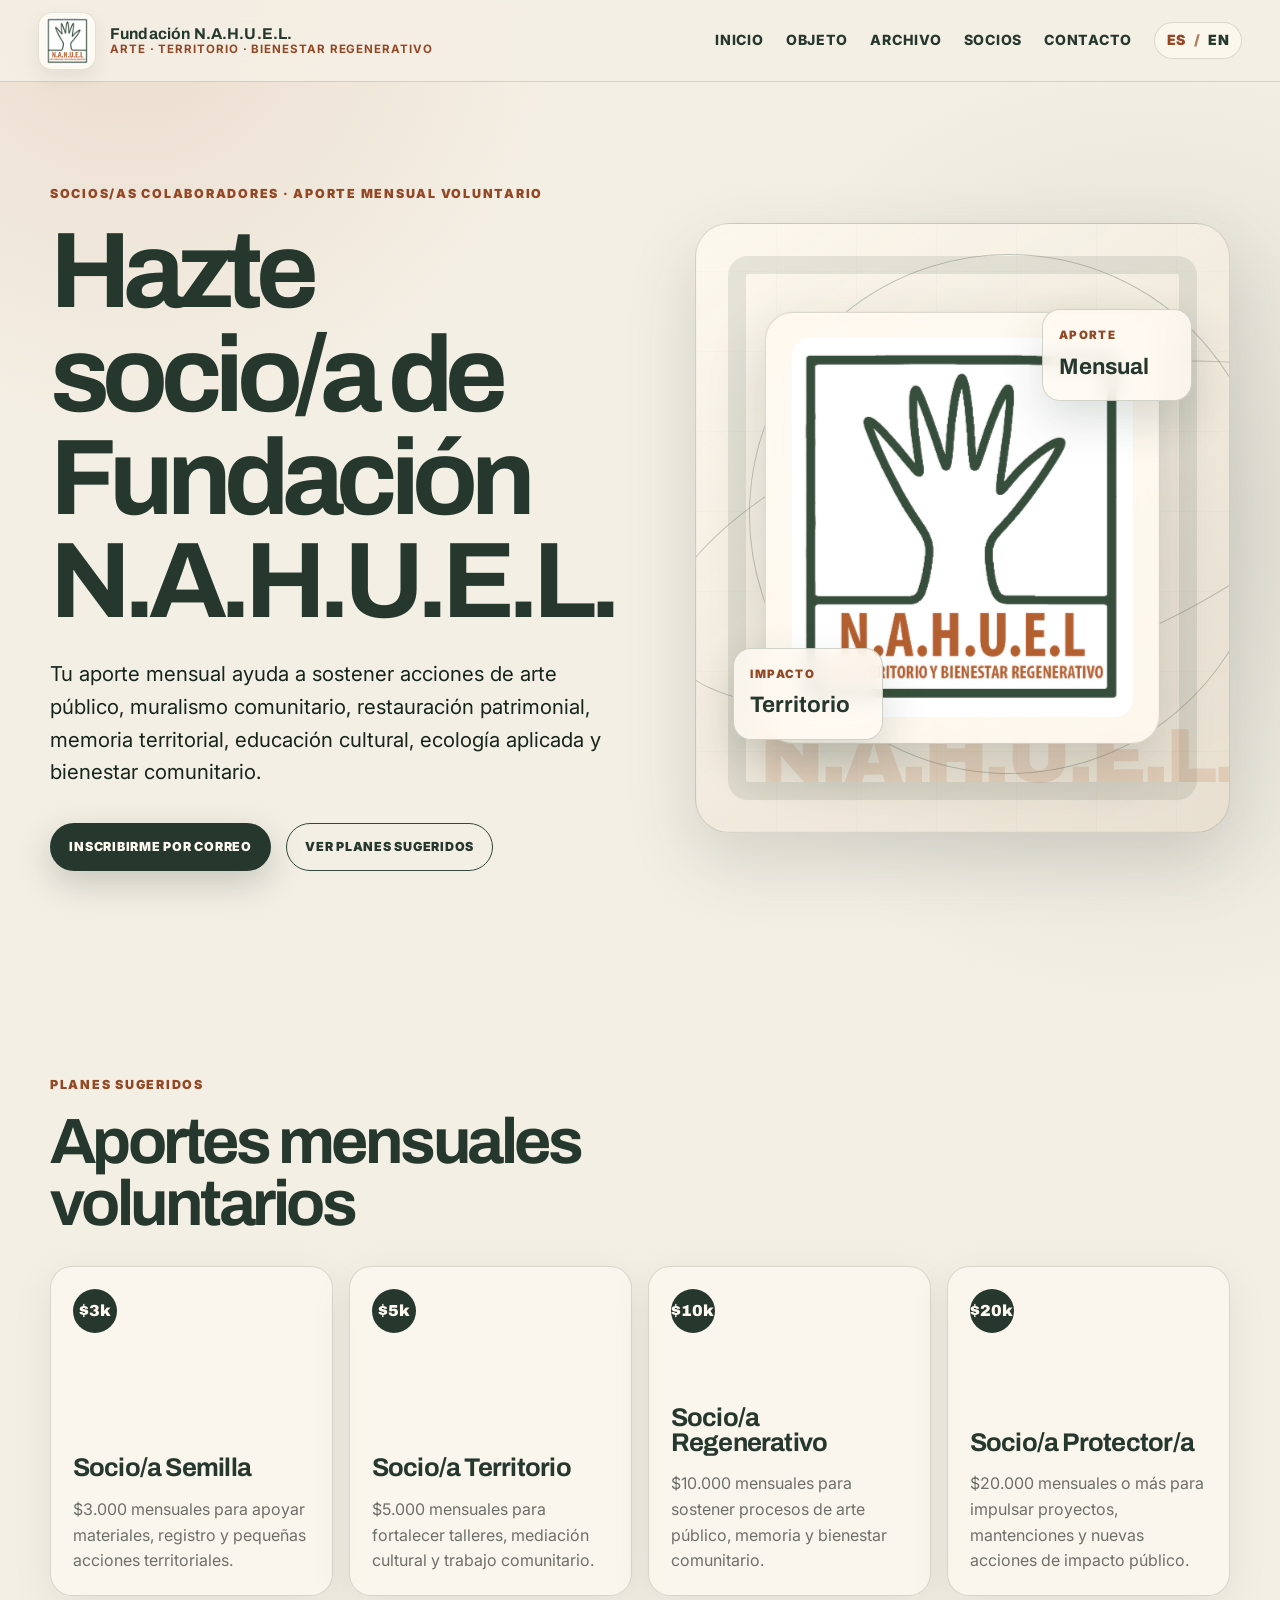
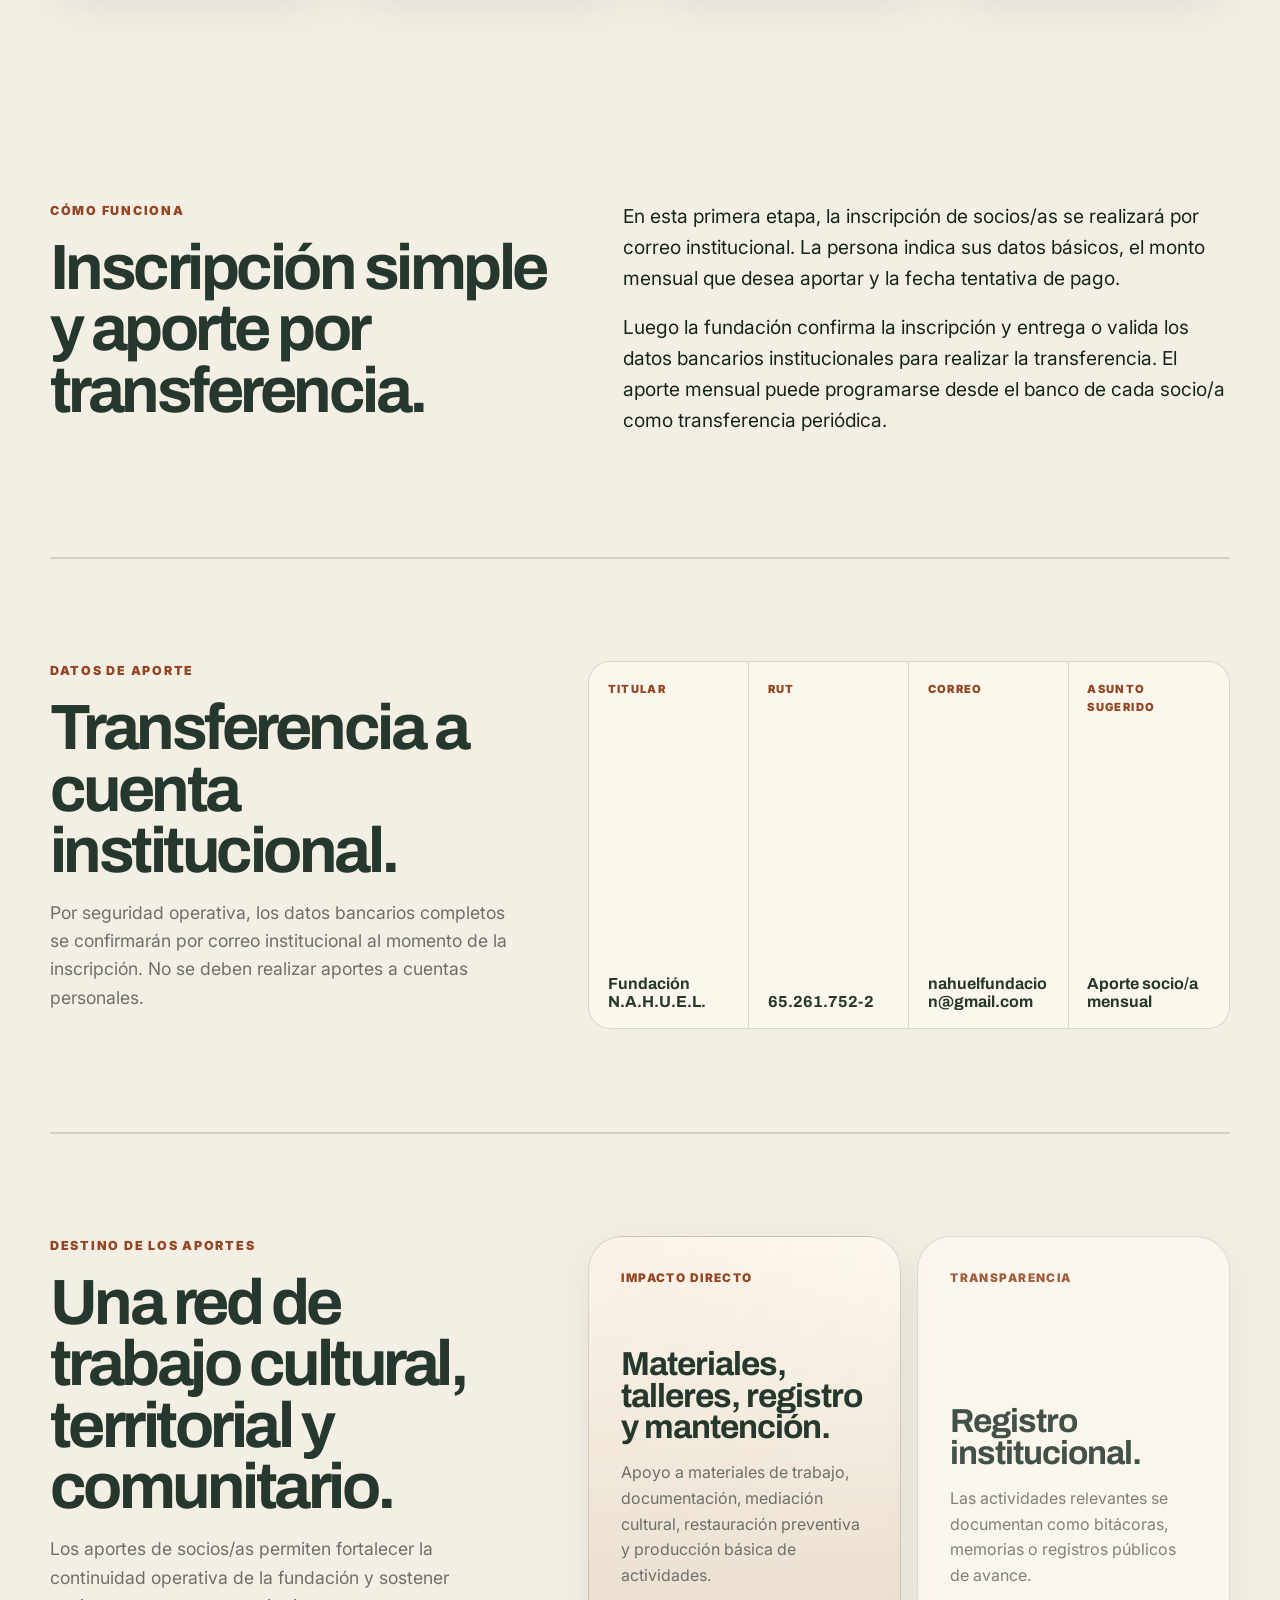
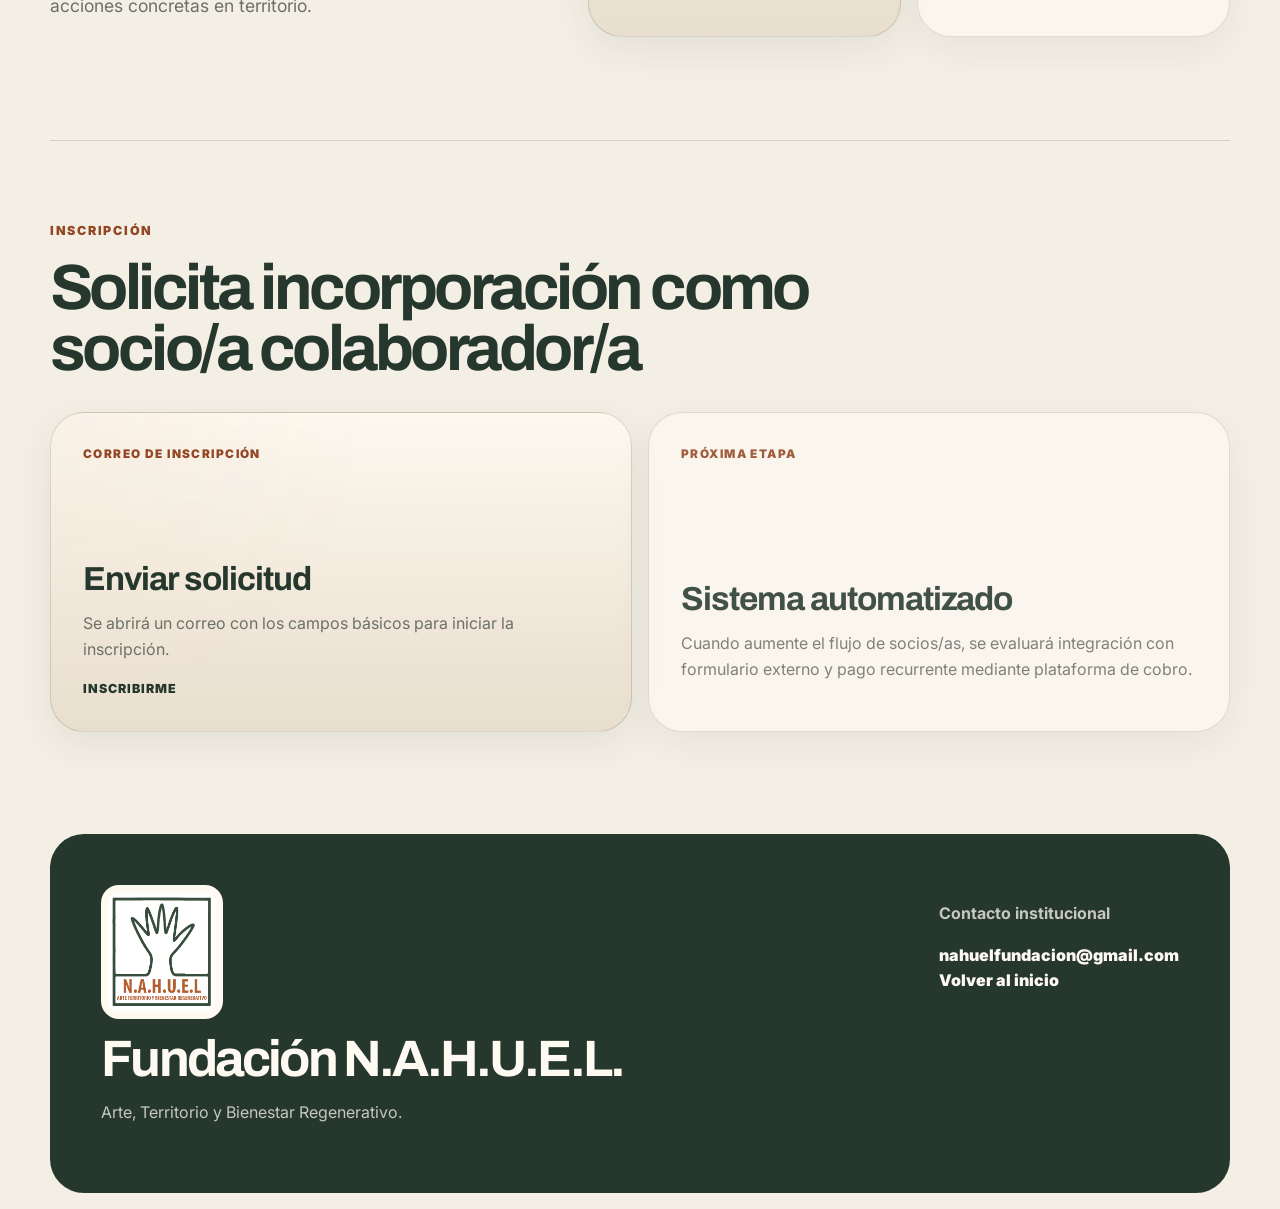
<file: socios.html>
<!DOCTYPE html>
<html lang="es-CL">
<head>
  <meta charset="UTF-8" />
  <meta name="viewport" content="width=device-width, initial-scale=1.0" />
  <title>Hazte socio/a | Fundación N.A.H.U.E.L.</title>
  <meta name="description" content="Hazte socio/a colaborador/a de Fundación N.A.H.U.E.L. y apoya acciones de arte público, educación cultural, memoria territorial, restauración patrimonial y bienestar comunitario en La Florida." />
  <meta name="robots" content="index, follow, max-image-preview:large" />
  <meta name="author" content="Fundación N.A.H.U.E.L." />
  <meta name="keywords" content="socios Fundación N.A.H.U.E.L., donaciones fundación cultural, aportes mensuales, arte comunitario, La Florida, bienestar regenerativo, Chile" />
  <meta name="theme-color" content="#f4efe5" />
  <meta name="google-site-verification" content="IC3Q_L5enNN1hU11xEZPng-1R6glkIqD5HlDFHvDslU" />
  <meta name="geo.region" content="CL-RM" />
  <meta name="geo.placename" content="La Florida, Región Metropolitana, Chile" />
  <link rel="canonical" href="https://nahuelfundacion.github.io/socios.html" />
  <link rel="preconnect" href="https://fonts.googleapis.com" />
  <link rel="preconnect" href="https://fonts.gstatic.com" crossorigin />
  <link href="https://fonts.googleapis.com/css2?family=Archivo:wght@400;500;700;800;900&family=Inter:wght@400;500;600;700&display=swap" rel="stylesheet" />
  <link rel="stylesheet" href="styles.css" />

  <meta property="og:type" content="website" />
  <meta property="og:locale" content="es_CL" />
  <meta property="og:site_name" content="Fundación N.A.H.U.E.L." />
  <meta property="og:title" content="Hazte socio/a | Fundación N.A.H.U.E.L." />
  <meta property="og:description" content="Aportes mensuales para sostener arte público, memoria territorial, educación cultural y bienestar comunitario." />
  <meta property="og:url" content="https://nahuelfundacion.github.io/socios.html" />
  <meta property="og:image" content="https://nahuelfundacion.github.io/assets/img/logo/logo%20nahuel%20-%20001.jpg" />
  <meta property="og:image:alt" content="Logo Fundación N.A.H.U.E.L." />

  <meta name="twitter:card" content="summary_large_image" />
  <meta name="twitter:title" content="Hazte socio/a | Fundación N.A.H.U.E.L." />
  <meta name="twitter:description" content="Apoya mensualmente acciones culturales, territoriales y comunitarias desde La Florida, Chile." />
  <meta name="twitter:image" content="https://nahuelfundacion.github.io/assets/img/logo/logo%20nahuel%20-%20001.jpg" />

  <script type="application/ld+json">
  {
    "@context": "https://schema.org",
    "@graph": [
      {
        "@type": "NGO",
        "@id": "https://nahuelfundacion.github.io/#organization",
        "name": "Fundación N.A.H.U.E.L.",
        "legalName": "Fundación N.A.H.U.E.L. Arte Territorio y Bienestar Regenerativo",
        "url": "https://nahuelfundacion.github.io/",
        "logo": "https://nahuelfundacion.github.io/assets/img/logo/logo%20nahuel%20-%20001.jpg",
        "email": "nahuelfundacion@gmail.com",
        "taxID": "65.261.752-2",
        "address": {
          "@type": "PostalAddress",
          "addressLocality": "La Florida",
          "addressRegion": "Región Metropolitana",
          "addressCountry": "CL"
        },
        "potentialAction": {
          "@type": "DonateAction",
          "name": "Aporte mensual de socio/a colaborador/a",
          "target": "https://nahuelfundacion.github.io/socios.html"
        }
      },
      {
        "@type": "WebPage",
        "@id": "https://nahuelfundacion.github.io/socios.html#webpage",
        "url": "https://nahuelfundacion.github.io/socios.html",
        "name": "Hazte socio/a | Fundación N.A.H.U.E.L.",
        "isPartOf": { "@id": "https://nahuelfundacion.github.io/#website" },
        "about": { "@id": "https://nahuelfundacion.github.io/#organization" },
        "inLanguage": "es-CL"
      }
    ]
  }
  </script>
</head>
<body>
  <a class="skip-link" href="#contenido">Saltar al contenido principal</a>

  <header class="site-header" aria-label="Encabezado principal">
    <a class="brand" href="index.html#inicio" aria-label="Inicio Fundación N.A.H.U.E.L.">
      <img src="assets/img/logo/logo nahuel - 001.jpg" alt="Logo Fundación N.A.H.U.E.L." class="brand-logo" />
      <span class="brand-text">
        <strong>Fundación N.A.H.U.E.L.</strong>
        <small>Arte · Territorio · Bienestar Regenerativo</small>
      </span>
    </a>

    <button class="menu-toggle" type="button" aria-label="Abrir menú" aria-expanded="false" aria-controls="main-nav">
      <span></span><span></span><span></span>
    </button>

    <nav id="main-nav" class="main-nav" aria-label="Navegación principal">
      <a href="index.html#inicio">Inicio</a>
      <a href="index.html#objeto">Objeto</a>
      <a href="index.html#proyectos">Archivo</a>
      <a href="socios.html">Socios</a>
      <a href="index.html#contacto">Contacto</a>
    </nav>
  </header>

  <main id="contenido">
    <section class="hero section-pad">
      <div class="hero-copy">
        <p class="eyebrow">Socios/as colaboradores · Aporte mensual voluntario</p>
        <h1>Hazte socio/a de Fundación N.A.H.U.E.L.</h1>
        <p class="lead">
          Tu aporte mensual ayuda a sostener acciones de arte público, muralismo comunitario, restauración patrimonial, memoria territorial, educación cultural, ecología aplicada y bienestar comunitario.
        </p>
        <div class="hero-actions">
          <a class="button button-primary" href="mailto:nahuelfundacion@gmail.com?subject=Inscripci%C3%B3n%20socio%2Fa%20colaborador%2Fa%20Fundaci%C3%B3n%20N.A.H.U.E.L.&body=Hola%20Fundaci%C3%B3n%20N.A.H.U.E.L.%2C%0A%0AQuiero%20inscribirme%20como%20socio%2Fa%20colaborador%2Fa.%0A%0ANombre%20completo%3A%0ARUT%3A%0ATel%C3%A9fono%3A%0AComuna%3A%0AMonto%20mensual%20que%20deseo%20aportar%3A%0AFecha%20tentativa%20de%20pago%20mensual%3A%0A%0ASolicito%20los%20datos%20bancarios%20institucionales%20para%20realizar%20mi%20aporte.%0A%0ASaludos.">Inscribirme por correo</a>
          <a class="button button-secondary" href="#planes">Ver planes sugeridos</a>
        </div>
      </div>

      <div class="hero-visual" aria-label="Panel visual de socios colaboradores">
        <div class="mission-orbit orbit-one"></div>
        <div class="mission-orbit orbit-two"></div>
        <figure class="visual-logo-card">
          <img src="assets/img/logo/logo nahuel - 001.jpg" alt="Logo Fundación N.A.H.U.E.L." />
        </figure>
        <div class="visual-card visual-card-small top-card">
          <small>Aporte</small>
          <strong>Mensual</strong>
        </div>
        <div class="visual-card visual-card-small bottom-card">
          <small>Impacto</small>
          <strong>Territorio</strong>
        </div>
      </div>
    </section>

    <section id="planes" class="section-pad">
      <div class="section-heading">
        <p class="eyebrow">Planes sugeridos</p>
        <h2>Aportes mensuales voluntarios</h2>
      </div>
      <div class="card-grid">
        <article class="program-card">
          <span class="card-number">$3k</span>
          <h3>Socio/a Semilla</h3>
          <p>$3.000 mensuales para apoyar materiales, registro y pequeñas acciones territoriales.</p>
        </article>
        <article class="program-card">
          <span class="card-number">$5k</span>
          <h3>Socio/a Territorio</h3>
          <p>$5.000 mensuales para fortalecer talleres, mediación cultural y trabajo comunitario.</p>
        </article>
        <article class="program-card">
          <span class="card-number">$10k</span>
          <h3>Socio/a Regenerativo</h3>
          <p>$10.000 mensuales para sostener procesos de arte público, memoria y bienestar comunitario.</p>
        </article>
        <article class="program-card">
          <span class="card-number">$20k</span>
          <h3>Socio/a Protector/a</h3>
          <p>$20.000 mensuales o más para impulsar proyectos, mantenciones y nuevas acciones de impacto público.</p>
        </article>
      </div>
    </section>

    <section class="section-pad split-section">
      <div class="section-kicker">
        <p class="eyebrow">Cómo funciona</p>
        <h2>Inscripción simple y aporte por transferencia.</h2>
      </div>
      <div class="rich-text">
        <p>
          En esta primera etapa, la inscripción de socios/as se realizará por correo institucional. La persona indica sus datos básicos, el monto mensual que desea aportar y la fecha tentativa de pago.
        </p>
        <p>
          Luego la fundación confirma la inscripción y entrega o valida los datos bancarios institucionales para realizar la transferencia. El aporte mensual puede programarse desde el banco de cada socio/a como transferencia periódica.
        </p>
      </div>
    </section>

    <section class="section-pad feature-section">
      <div>
        <p class="eyebrow">Datos de aporte</p>
        <h2>Transferencia a cuenta institucional.</h2>
        <p>
          Por seguridad operativa, los datos bancarios completos se confirmarán por correo institucional al momento de la inscripción. No se deben realizar aportes a cuentas personales.
        </p>
      </div>
      <div class="data-grid contribution-data-grid">
        <div><span>Titular</span><strong>Fundación N.A.H.U.E.L.</strong></div>
        <div><span>RUT</span><strong>65.261.752-2</strong></div>
        <div><span>Correo</span><strong>nahuelfundacion@gmail.com</strong></div>
        <div><span>Asunto sugerido</span><strong>Aporte socio/a mensual</strong></div>
      </div>
    </section>

    <section class="section-pad feature-section">
      <div>
        <p class="eyebrow">Destino de los aportes</p>
        <h2>Una red de trabajo cultural, territorial y comunitario.</h2>
        <p>
          Los aportes de socios/as permiten fortalecer la continuidad operativa de la fundación y sostener acciones concretas en territorio.
        </p>
      </div>
      <div class="archive-grid" aria-label="Destino de aportes de socios colaboradores">
        <article class="archive-card featured-archive-card">
          <span>Impacto directo</span>
          <h3>Materiales, talleres, registro y mantención.</h3>
          <p>Apoyo a materiales de trabajo, documentación, mediación cultural, restauración preventiva y producción básica de actividades.</p>
        </article>
        <article class="archive-card muted-archive-card">
          <span>Transparencia</span>
          <h3>Registro institucional.</h3>
          <p>Las actividades relevantes se documentan como bitácoras, memorias o registros públicos de avance.</p>
        </article>
      </div>
    </section>

    <section class="section-pad transparency-section">
      <div class="section-heading">
        <p class="eyebrow">Inscripción</p>
        <h2>Solicita incorporación como socio/a colaborador/a</h2>
      </div>
      <div class="archive-grid">
        <a class="archive-card featured-archive-card" href="mailto:nahuelfundacion@gmail.com?subject=Inscripci%C3%B3n%20socio%2Fa%20colaborador%2Fa%20Fundaci%C3%B3n%20N.A.H.U.E.L.&body=Hola%20Fundaci%C3%B3n%20N.A.H.U.E.L.%2C%0A%0AQuiero%20inscribirme%20como%20socio%2Fa%20colaborador%2Fa.%0A%0ANombre%20completo%3A%0ARUT%3A%0ATel%C3%A9fono%3A%0AComuna%3A%0AMonto%20mensual%20que%20deseo%20aportar%3A%0AFecha%20tentativa%20de%20pago%20mensual%3A%0A%0ASolicito%20los%20datos%20bancarios%20institucionales%20para%20realizar%20mi%20aporte.%0A%0ASaludos.">
          <span>Correo de inscripción</span>
          <h3>Enviar solicitud</h3>
          <p>Se abrirá un correo con los campos básicos para iniciar la inscripción.</p>
          <strong>Inscribirme</strong>
        </a>
        <article class="archive-card muted-archive-card">
          <span>Próxima etapa</span>
          <h3>Sistema automatizado</h3>
          <p>Cuando aumente el flujo de socios/as, se evaluará integración con formulario externo y pago recurrente mediante plataforma de cobro.</p>
        </article>
      </div>
    </section>
  </main>

  <footer id="contacto" class="site-footer">
    <div>
      <img src="assets/img/logo/logo nahuel - 001.jpg" alt="Logo Fundación N.A.H.U.E.L." class="footer-logo" />
      <h2>Fundación N.A.H.U.E.L.</h2>
      <p>Arte, Territorio y Bienestar Regenerativo.</p>
    </div>
    <div class="footer-contact">
      <p><strong>Contacto institucional</strong></p>
      <a href="mailto:nahuelfundacion@gmail.com">nahuelfundacion@gmail.com</a>
      <br />
      <a href="index.html#inicio">Volver al inicio</a>
    </div>
  </footer>

  <script src="script.js"></script>
</body>
</html>
</file>
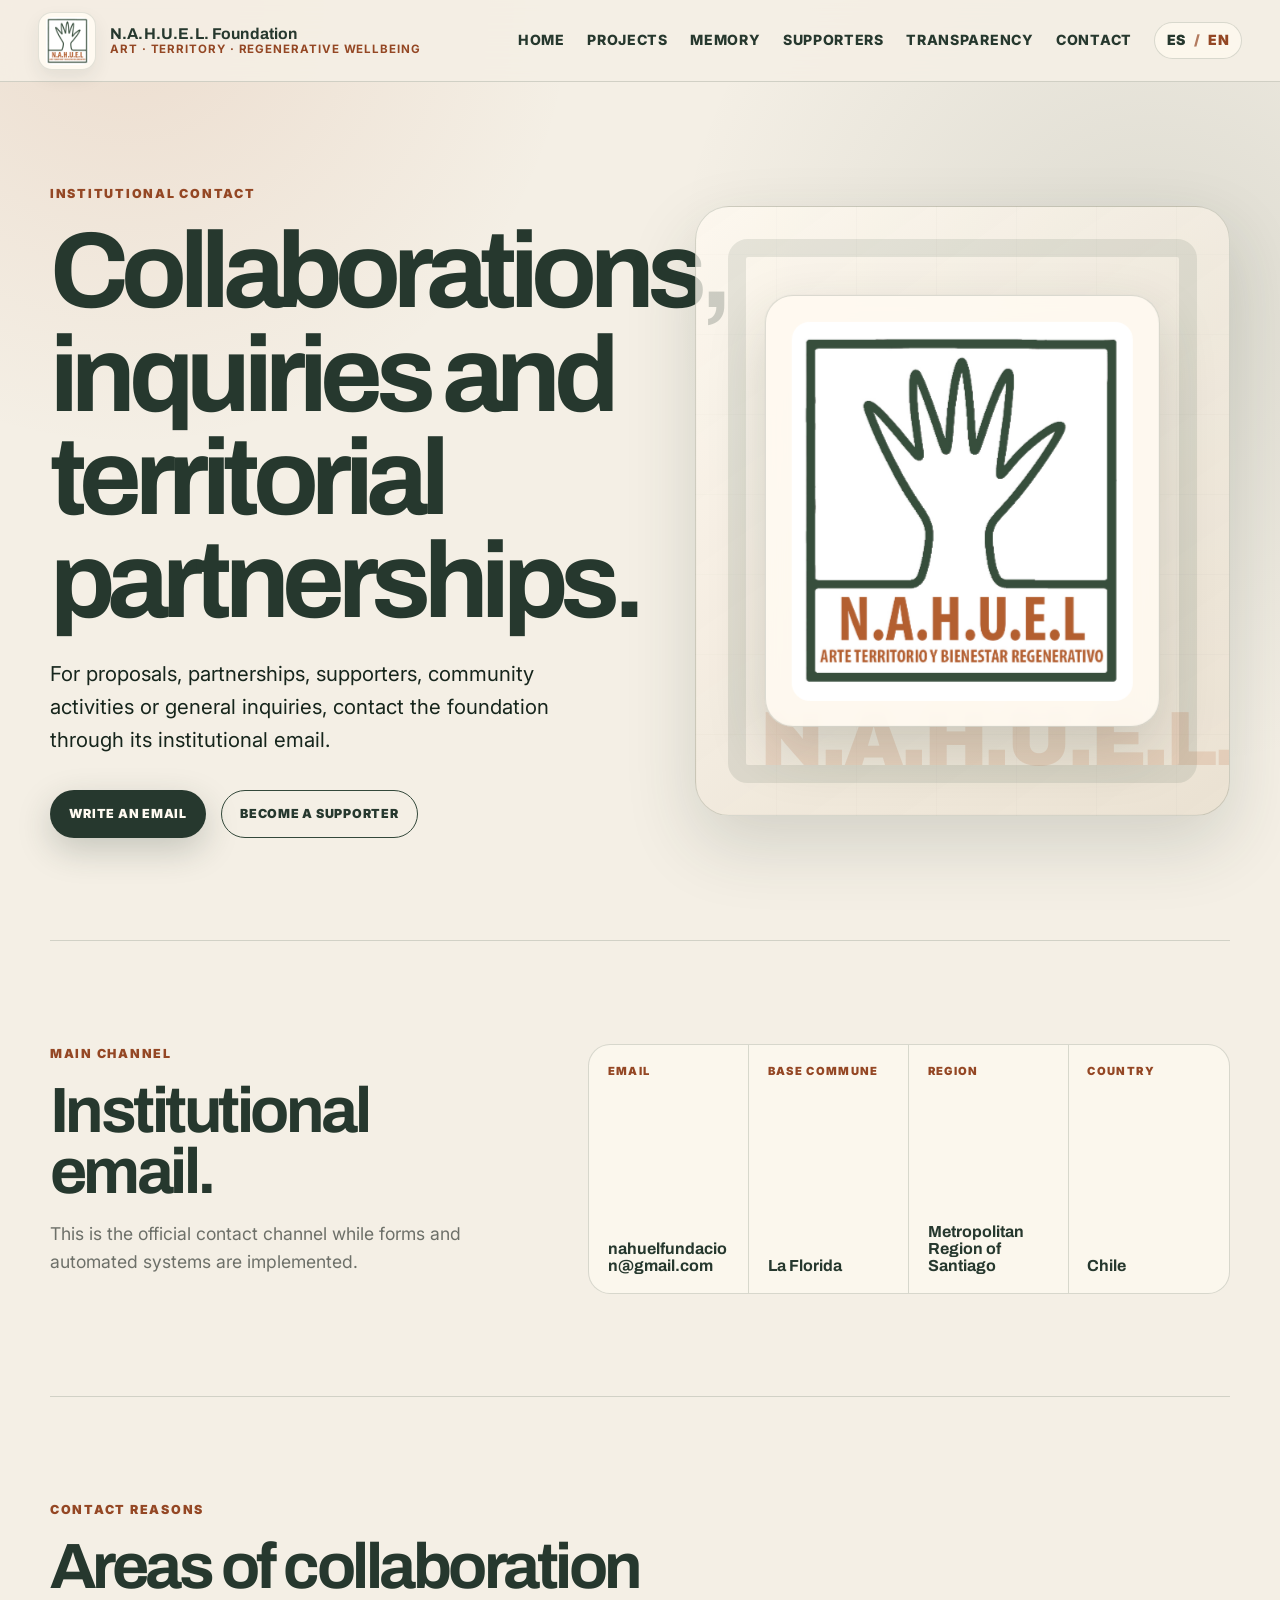
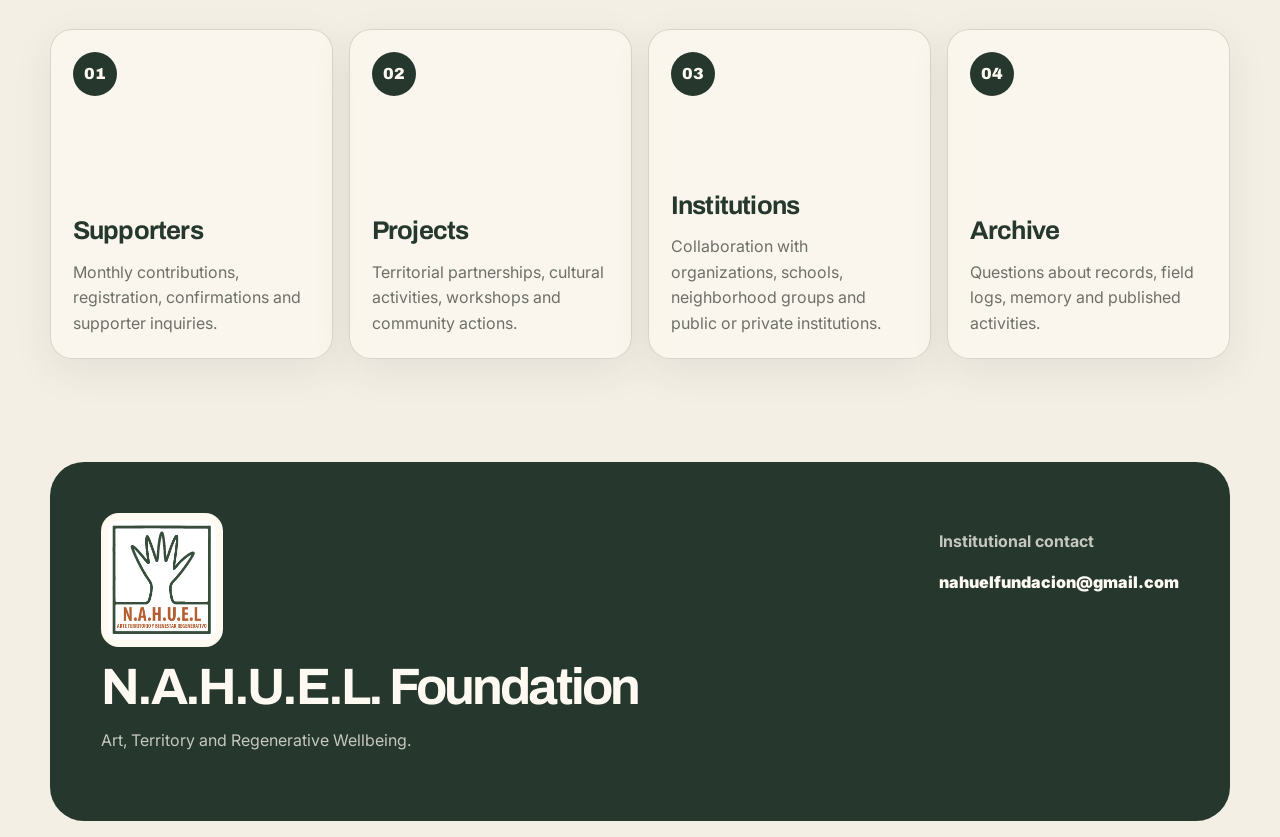
<file: en/contact.html>
<!DOCTYPE html><html lang="en"><head><meta charset="UTF-8"><meta name="viewport" content="width=device-width, initial-scale=1.0"><title>Contact | N.A.H.U.E.L. Foundation</title><meta name="description" content="Institutional contact for N.A.H.U.E.L. Foundation: collaborations, supporters, territorial projects and general inquiries."><meta name="robots" content="index, follow, max-image-preview:large"><meta name="google-site-verification" content="IC3Q_L5enNN1hU11xEZPng-1R6glkIqD5HlDFHvDslU"><link rel="canonical" href="https://nahuelfundacion.github.io/en/contact.html"><link rel="alternate" hreflang="es-CL" href="https://nahuelfundacion.github.io/contacto.html"><link rel="alternate" hreflang="en" href="https://nahuelfundacion.github.io/en/contact.html"><link rel="stylesheet" href="../styles.css"><link rel="preconnect" href="https://fonts.googleapis.com"><link rel="preconnect" href="https://fonts.gstatic.com" crossorigin><link href="https://fonts.googleapis.com/css2?family=Archivo:wght@400;500;700;800;900&family=Inter:wght@400;500;600;700&display=swap" rel="stylesheet"></head><body><a class="skip-link" href="#content">Skip to main content</a><header class="site-header"><a class="brand" href="index.html"><img src="../assets/img/logo/logo nahuel - 001.jpg" alt="N.A.H.U.E.L. Foundation logo" class="brand-logo"><span class="brand-text"><strong>N.A.H.U.E.L. Foundation</strong><small>Art · Territory · Regenerative Wellbeing</small></span></a><button class="menu-toggle" type="button" aria-label="Open menu" aria-expanded="false" aria-controls="main-nav"><span></span><span></span><span></span></button><nav id="main-nav" class="main-nav"><a href="index.html">Home</a><a href="projects.html">Projects</a><a href="memory.html">Memory</a><a href="supporters.html">Supporters</a><a href="transparency.html">Transparency</a><a href="contact.html">Contact</a><a href="../contacto.html">ES</a></nav></header><main id="content"><section class="hero section-pad"><div class="hero-copy"><p class="eyebrow">Institutional contact</p><h1>Collaborations, inquiries and territorial partnerships.</h1><p class="lead">For proposals, partnerships, supporters, community activities or general inquiries, contact the foundation through its institutional email.</p><div class="hero-actions"><a class="button button-primary" href="mailto:nahuelfundacion@gmail.com?subject=Contact%20N.A.H.U.E.L.%20Foundation">Write an email</a><a class="button button-secondary" href="supporters.html">Become a supporter</a></div></div><div class="hero-visual"><figure class="visual-logo-card"><img src="../assets/img/logo/logo nahuel - 001.jpg" alt="N.A.H.U.E.L. Foundation logo"></figure></div></section><section class="section-pad feature-section"><div><p class="eyebrow">Main channel</p><h2>Institutional email.</h2><p>This is the official contact channel while forms and automated systems are implemented.</p></div><div class="data-grid"><div><span>Email</span><strong>nahuelfundacion@gmail.com</strong></div><div><span>Base commune</span><strong>La Florida</strong></div><div><span>Region</span><strong>Metropolitan Region of Santiago</strong></div><div><span>Country</span><strong>Chile</strong></div></div></section><section class="section-pad"><div class="section-heading"><p class="eyebrow">Contact reasons</p><h2>Areas of collaboration</h2></div><div class="card-grid"><article class="program-card"><span class="card-number">01</span><h3>Supporters</h3><p>Monthly contributions, registration, confirmations and supporter inquiries.</p></article><article class="program-card"><span class="card-number">02</span><h3>Projects</h3><p>Territorial partnerships, cultural activities, workshops and community actions.</p></article><article class="program-card"><span class="card-number">03</span><h3>Institutions</h3><p>Collaboration with organizations, schools, neighborhood groups and public or private institutions.</p></article><article class="program-card"><span class="card-number">04</span><h3>Archive</h3><p>Questions about records, field logs, memory and published activities.</p></article></div></section></main><footer class="site-footer"><div><img src="../assets/img/logo/logo nahuel - 001.jpg" alt="N.A.H.U.E.L. Foundation logo" class="footer-logo"><h2>N.A.H.U.E.L. Foundation</h2><p>Art, Territory and Regenerative Wellbeing.</p></div><div class="footer-contact"><p><strong>Institutional contact</strong></p><a href="mailto:nahuelfundacion@gmail.com">nahuelfundacion@gmail.com</a></div></footer><script src="../script.js"></script></body></html>
</file>
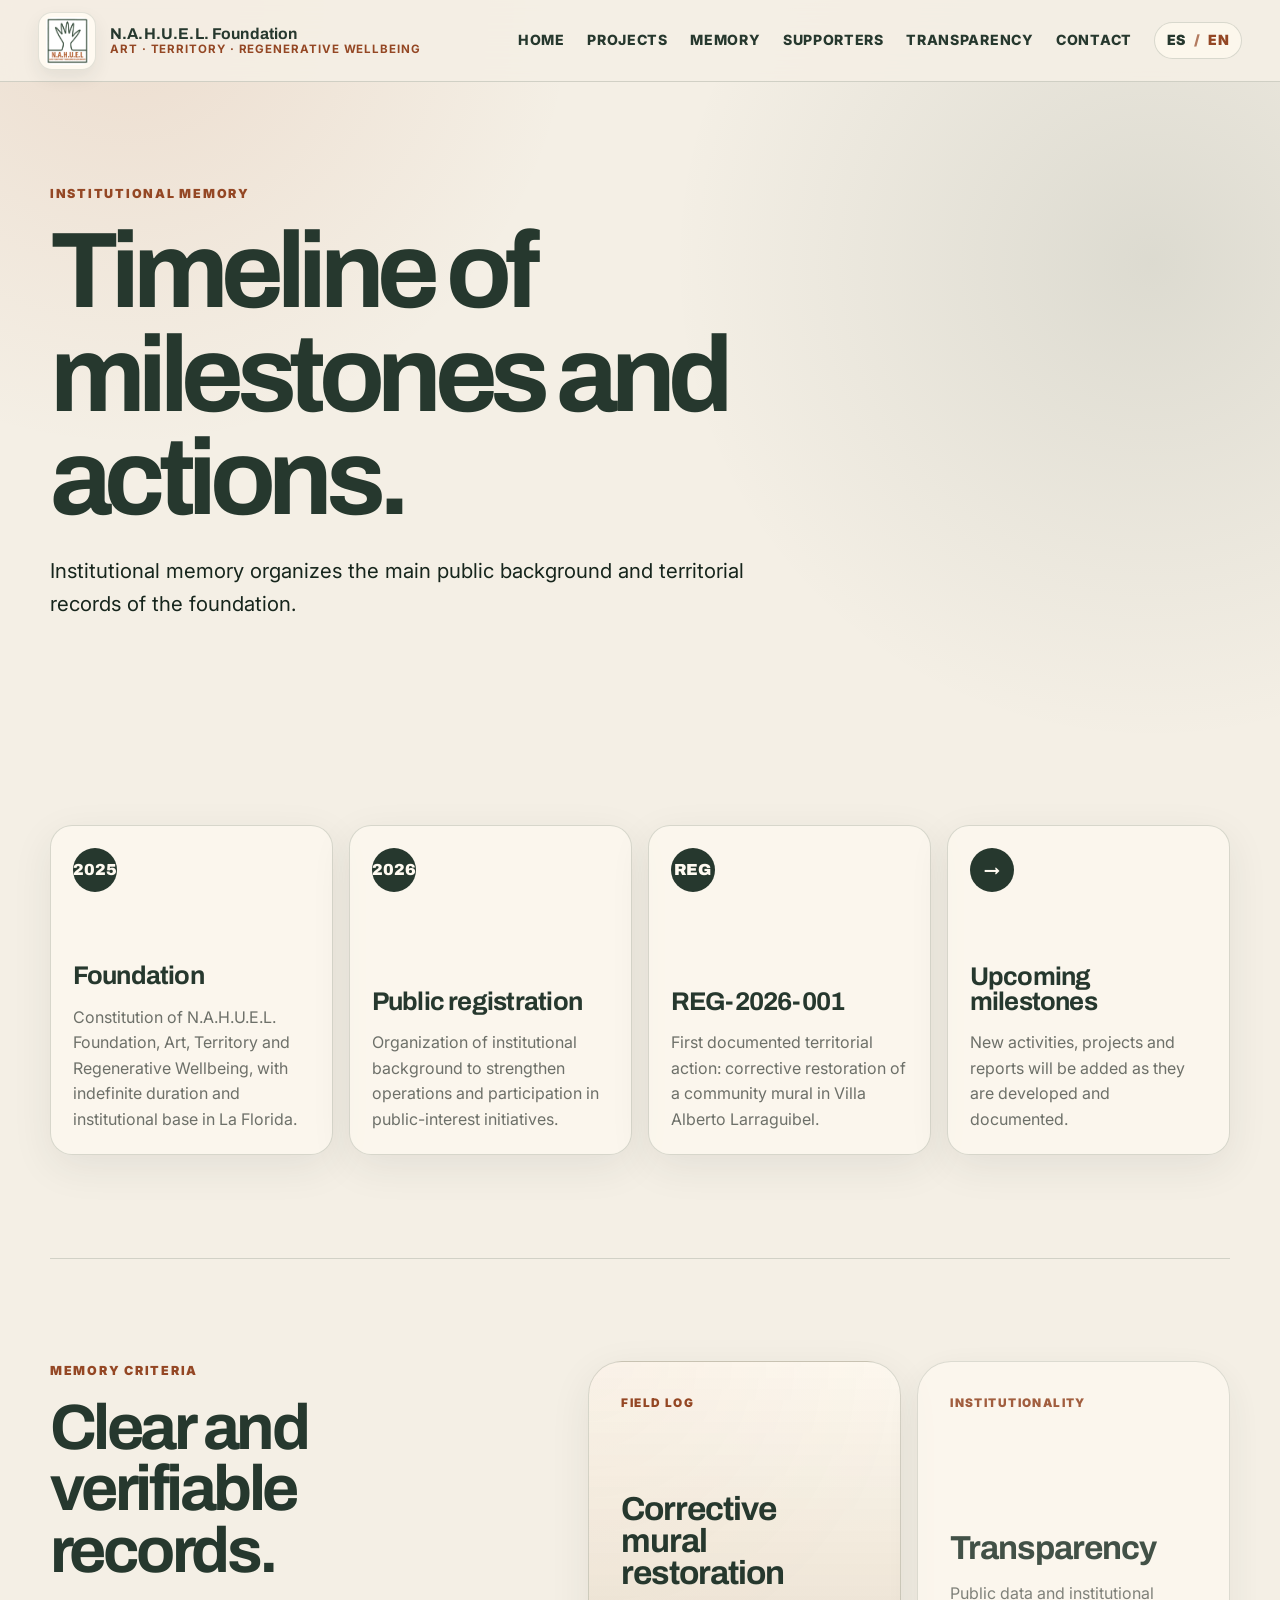
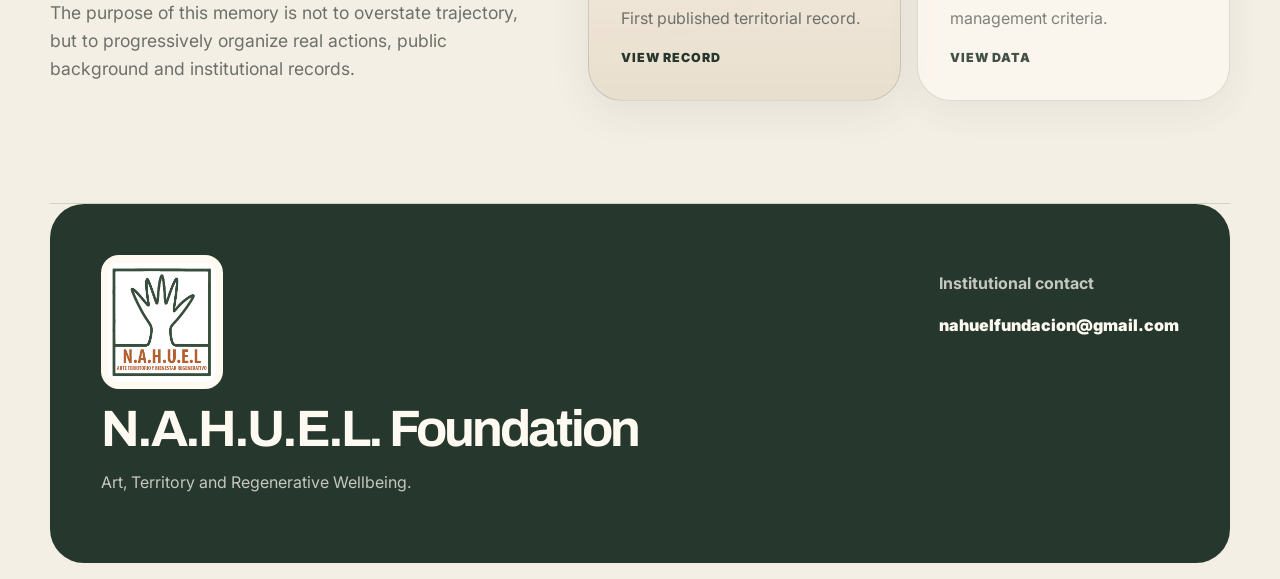
<file: en/memory.html>
<!DOCTYPE html><html lang="en"><head><meta charset="UTF-8"><meta name="viewport" content="width=device-width, initial-scale=1.0"><title>Institutional memory | N.A.H.U.E.L. Foundation</title><meta name="description" content="Timeline and institutional memory of N.A.H.U.E.L. Foundation."><meta name="robots" content="index, follow, max-image-preview:large"><meta name="google-site-verification" content="IC3Q_L5enNN1hU11xEZPng-1R6glkIqD5HlDFHvDslU"><link rel="canonical" href="https://nahuelfundacion.github.io/en/memory.html"><link rel="alternate" hreflang="es-CL" href="https://nahuelfundacion.github.io/memoria.html"><link rel="alternate" hreflang="en" href="https://nahuelfundacion.github.io/en/memory.html"><link rel="stylesheet" href="../styles.css"><link rel="preconnect" href="https://fonts.googleapis.com"><link rel="preconnect" href="https://fonts.gstatic.com" crossorigin><link href="https://fonts.googleapis.com/css2?family=Archivo:wght@400;500;700;800;900&family=Inter:wght@400;500;600;700&display=swap" rel="stylesheet"></head><body><a class="skip-link" href="#content">Skip to main content</a><header class="site-header"><a class="brand" href="index.html"><img src="../assets/img/logo/logo nahuel - 001.jpg" alt="N.A.H.U.E.L. Foundation logo" class="brand-logo"><span class="brand-text"><strong>N.A.H.U.E.L. Foundation</strong><small>Art · Territory · Regenerative Wellbeing</small></span></a><button class="menu-toggle" type="button" aria-label="Open menu" aria-expanded="false" aria-controls="main-nav"><span></span><span></span><span></span></button><nav id="main-nav" class="main-nav"><a href="index.html">Home</a><a href="projects.html">Projects</a><a href="memory.html">Memory</a><a href="supporters.html">Supporters</a><a href="transparency.html">Transparency</a><a href="contact.html">Contact</a><a href="../memoria.html">ES</a></nav></header><main id="content"><section class="section-pad"><p class="eyebrow">Institutional memory</p><h1>Timeline of milestones and actions.</h1><p class="lead">Institutional memory organizes the main public background and territorial records of the foundation.</p></section><section class="section-pad"><div class="card-grid"><article class="program-card"><span class="card-number">2025</span><h3>Foundation</h3><p>Constitution of N.A.H.U.E.L. Foundation, Art, Territory and Regenerative Wellbeing, with indefinite duration and institutional base in La Florida.</p></article><article class="program-card"><span class="card-number">2026</span><h3>Public registration</h3><p>Organization of institutional background to strengthen operations and participation in public-interest initiatives.</p></article><article class="program-card"><span class="card-number">REG</span><h3>REG-2026-001</h3><p>First documented territorial action: corrective restoration of a community mural in Villa Alberto Larraguibel.</p></article><article class="program-card"><span class="card-number">→</span><h3>Upcoming milestones</h3><p>New activities, projects and reports will be added as they are developed and documented.</p></article></div></section><section class="section-pad feature-section"><div><p class="eyebrow">Memory criteria</p><h2>Clear and verifiable records.</h2><p>The purpose of this memory is not to overstate trajectory, but to progressively organize real actions, public background and institutional records.</p></div><div class="archive-grid"><a class="archive-card featured-archive-card" href="records/reg-2026-001-mural-restoration-val.html"><span>Field log</span><h3>Corrective mural restoration</h3><p>First published territorial record.</p><strong>View record</strong></a><a class="archive-card muted-archive-card" href="transparency.html"><span>Institutionality</span><h3>Transparency</h3><p>Public data and institutional management criteria.</p><strong>View data</strong></a></div></section></main><footer class="site-footer"><div><img src="../assets/img/logo/logo nahuel - 001.jpg" alt="N.A.H.U.E.L. Foundation logo" class="footer-logo"><h2>N.A.H.U.E.L. Foundation</h2><p>Art, Territory and Regenerative Wellbeing.</p></div><div class="footer-contact"><p><strong>Institutional contact</strong></p><a href="mailto:nahuelfundacion@gmail.com">nahuelfundacion@gmail.com</a></div></footer><script src="../script.js"></script></body></html>
</file>
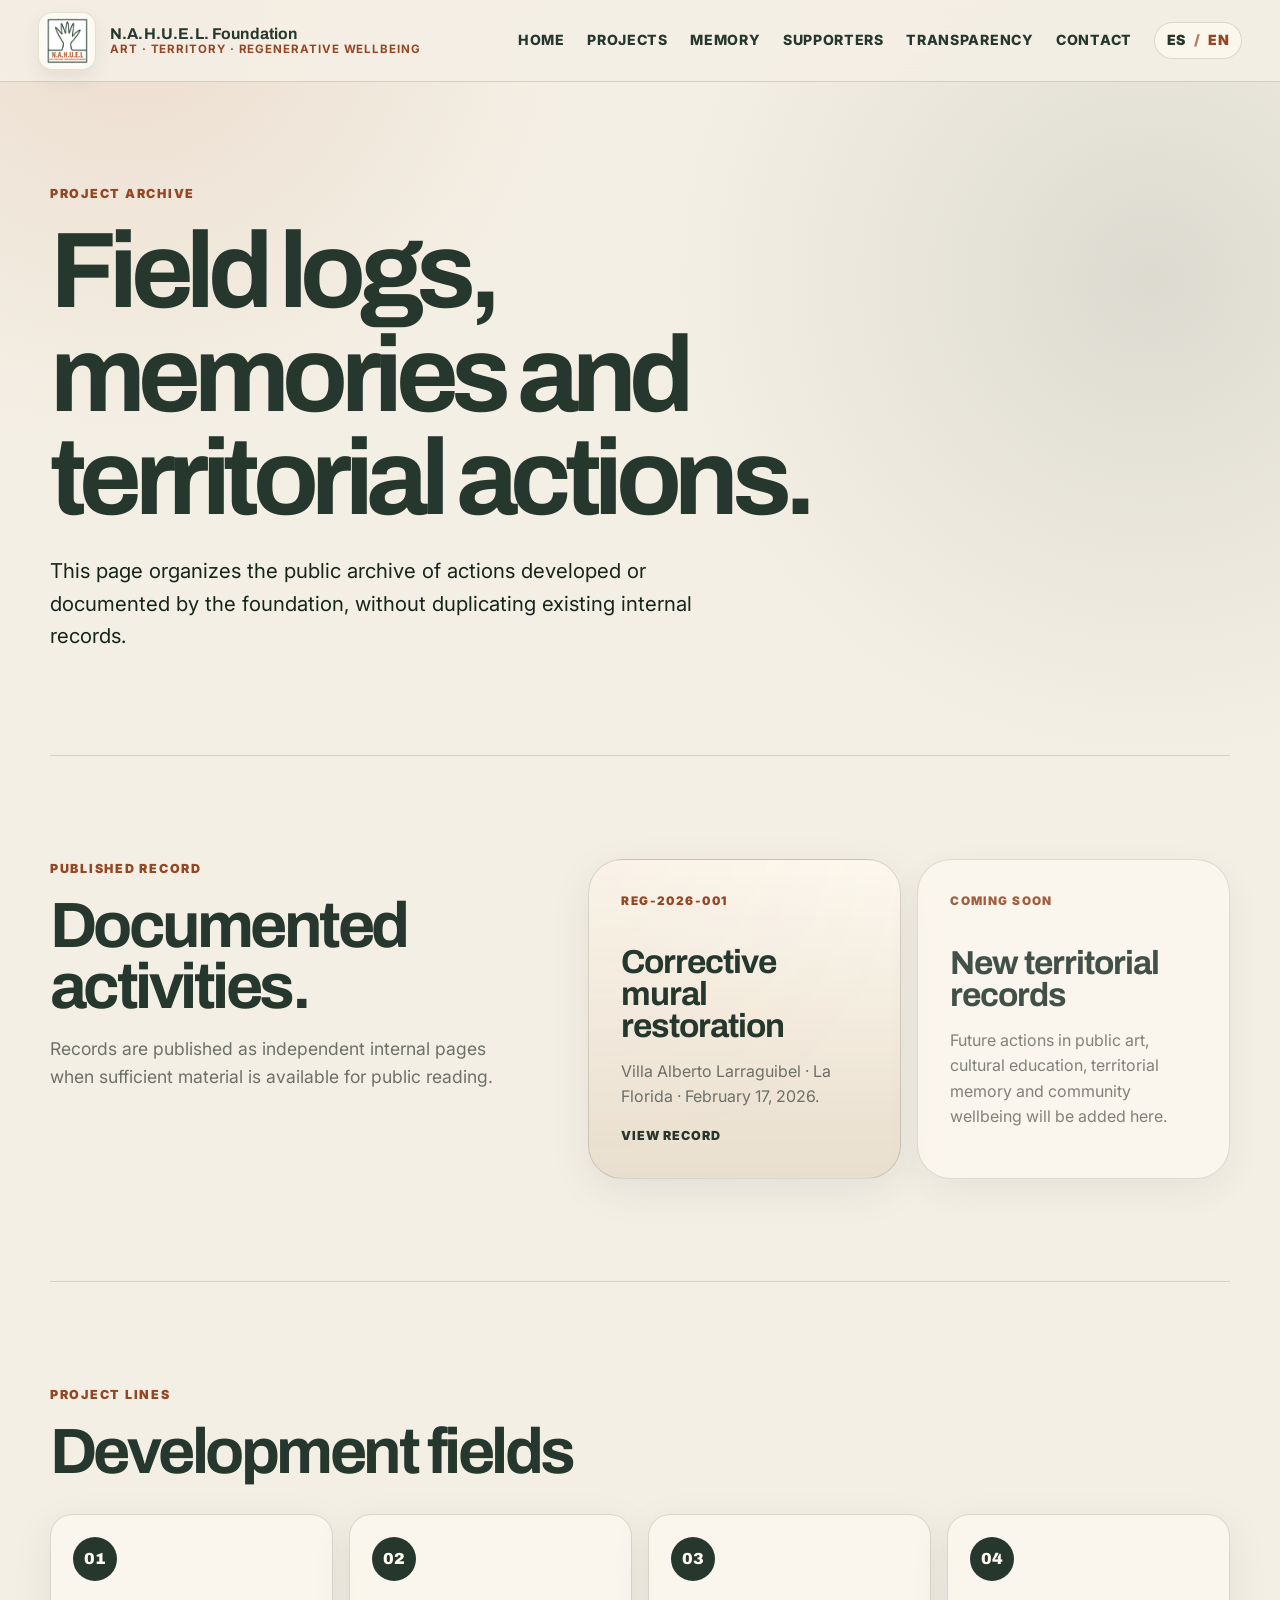
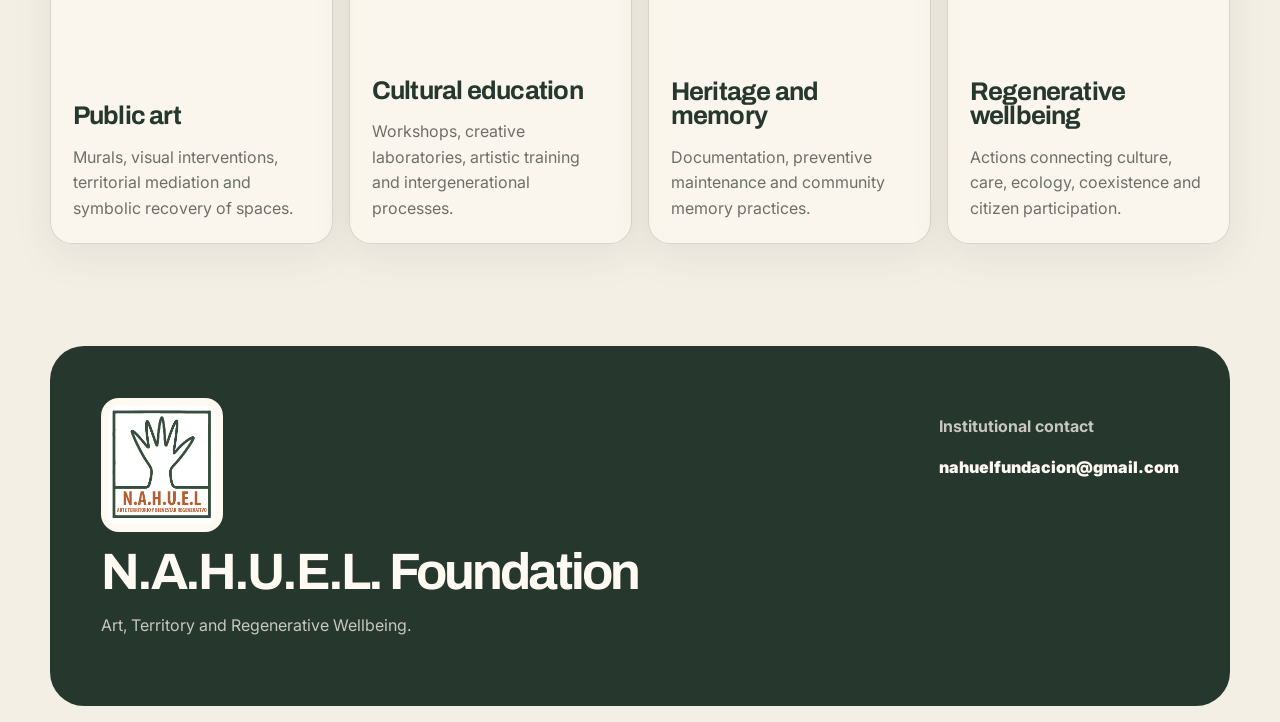
<file: en/projects.html>
<!DOCTYPE html><html lang="en"><head><meta charset="UTF-8"><meta name="viewport" content="width=device-width, initial-scale=1.0"><title>Projects and records | N.A.H.U.E.L. Foundation</title><meta name="description" content="Project archive, public records and territorial field logs of N.A.H.U.E.L. Foundation."><meta name="robots" content="index, follow, max-image-preview:large"><meta name="google-site-verification" content="IC3Q_L5enNN1hU11xEZPng-1R6glkIqD5HlDFHvDslU"><link rel="canonical" href="https://nahuelfundacion.github.io/en/projects.html"><link rel="alternate" hreflang="es-CL" href="https://nahuelfundacion.github.io/proyectos.html"><link rel="alternate" hreflang="en" href="https://nahuelfundacion.github.io/en/projects.html"><link rel="stylesheet" href="../styles.css"><link rel="preconnect" href="https://fonts.googleapis.com"><link rel="preconnect" href="https://fonts.gstatic.com" crossorigin><link href="https://fonts.googleapis.com/css2?family=Archivo:wght@400;500;700;800;900&family=Inter:wght@400;500;600;700&display=swap" rel="stylesheet"></head><body><a class="skip-link" href="#content">Skip to main content</a><header class="site-header"><a class="brand" href="index.html"><img src="../assets/img/logo/logo nahuel - 001.jpg" alt="N.A.H.U.E.L. Foundation logo" class="brand-logo"><span class="brand-text"><strong>N.A.H.U.E.L. Foundation</strong><small>Art · Territory · Regenerative Wellbeing</small></span></a><button class="menu-toggle" type="button" aria-label="Open menu" aria-expanded="false" aria-controls="main-nav"><span></span><span></span><span></span></button><nav id="main-nav" class="main-nav"><a href="index.html">Home</a><a href="projects.html">Projects</a><a href="memory.html">Memory</a><a href="supporters.html">Supporters</a><a href="transparency.html">Transparency</a><a href="contact.html">Contact</a><a href="../proyectos.html">ES</a></nav></header><main id="content"><section class="section-pad"><p class="eyebrow">Project archive</p><h1>Field logs, memories and territorial actions.</h1><p class="lead">This page organizes the public archive of actions developed or documented by the foundation, without duplicating existing internal records.</p></section><section class="section-pad feature-section"><div><p class="eyebrow">Published record</p><h2>Documented activities.</h2><p>Records are published as independent internal pages when sufficient material is available for public reading.</p></div><div class="archive-grid"><a class="archive-card featured-archive-card" href="records/reg-2026-001-mural-restoration-val.html"><span>REG-2026-001</span><h3>Corrective mural restoration</h3><p>Villa Alberto Larraguibel · La Florida · February 17, 2026.</p><strong>View record</strong></a><article class="archive-card muted-archive-card"><span>Coming soon</span><h3>New territorial records</h3><p>Future actions in public art, cultural education, territorial memory and community wellbeing will be added here.</p></article></div></section><section class="section-pad"><div class="section-heading"><p class="eyebrow">Project lines</p><h2>Development fields</h2></div><div class="card-grid"><article class="program-card"><span class="card-number">01</span><h3>Public art</h3><p>Murals, visual interventions, territorial mediation and symbolic recovery of spaces.</p></article><article class="program-card"><span class="card-number">02</span><h3>Cultural education</h3><p>Workshops, creative laboratories, artistic training and intergenerational processes.</p></article><article class="program-card"><span class="card-number">03</span><h3>Heritage and memory</h3><p>Documentation, preventive maintenance and community memory practices.</p></article><article class="program-card"><span class="card-number">04</span><h3>Regenerative wellbeing</h3><p>Actions connecting culture, care, ecology, coexistence and citizen participation.</p></article></div></section></main><footer class="site-footer"><div><img src="../assets/img/logo/logo nahuel - 001.jpg" alt="N.A.H.U.E.L. Foundation logo" class="footer-logo"><h2>N.A.H.U.E.L. Foundation</h2><p>Art, Territory and Regenerative Wellbeing.</p></div><div class="footer-contact"><p><strong>Institutional contact</strong></p><a href="mailto:nahuelfundacion@gmail.com">nahuelfundacion@gmail.com</a></div></footer><script src="../script.js"></script></body></html>
</file>
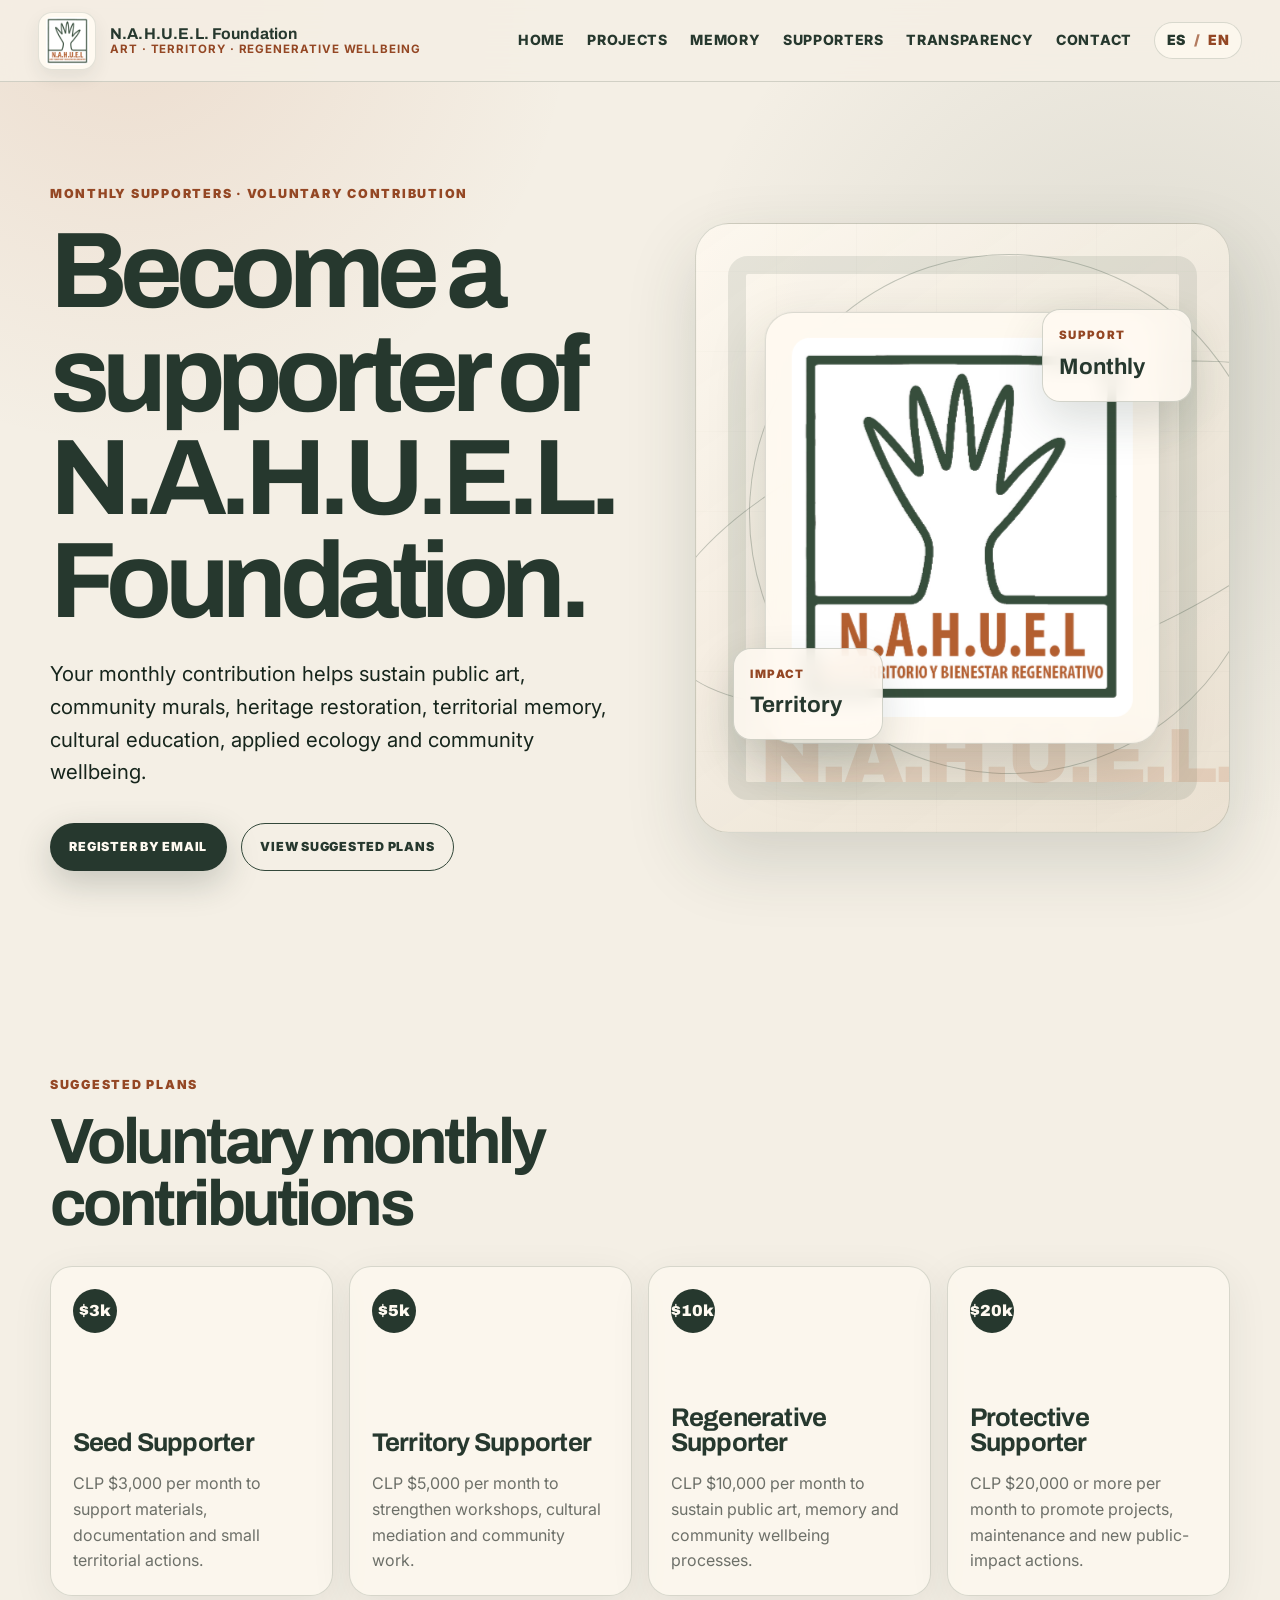
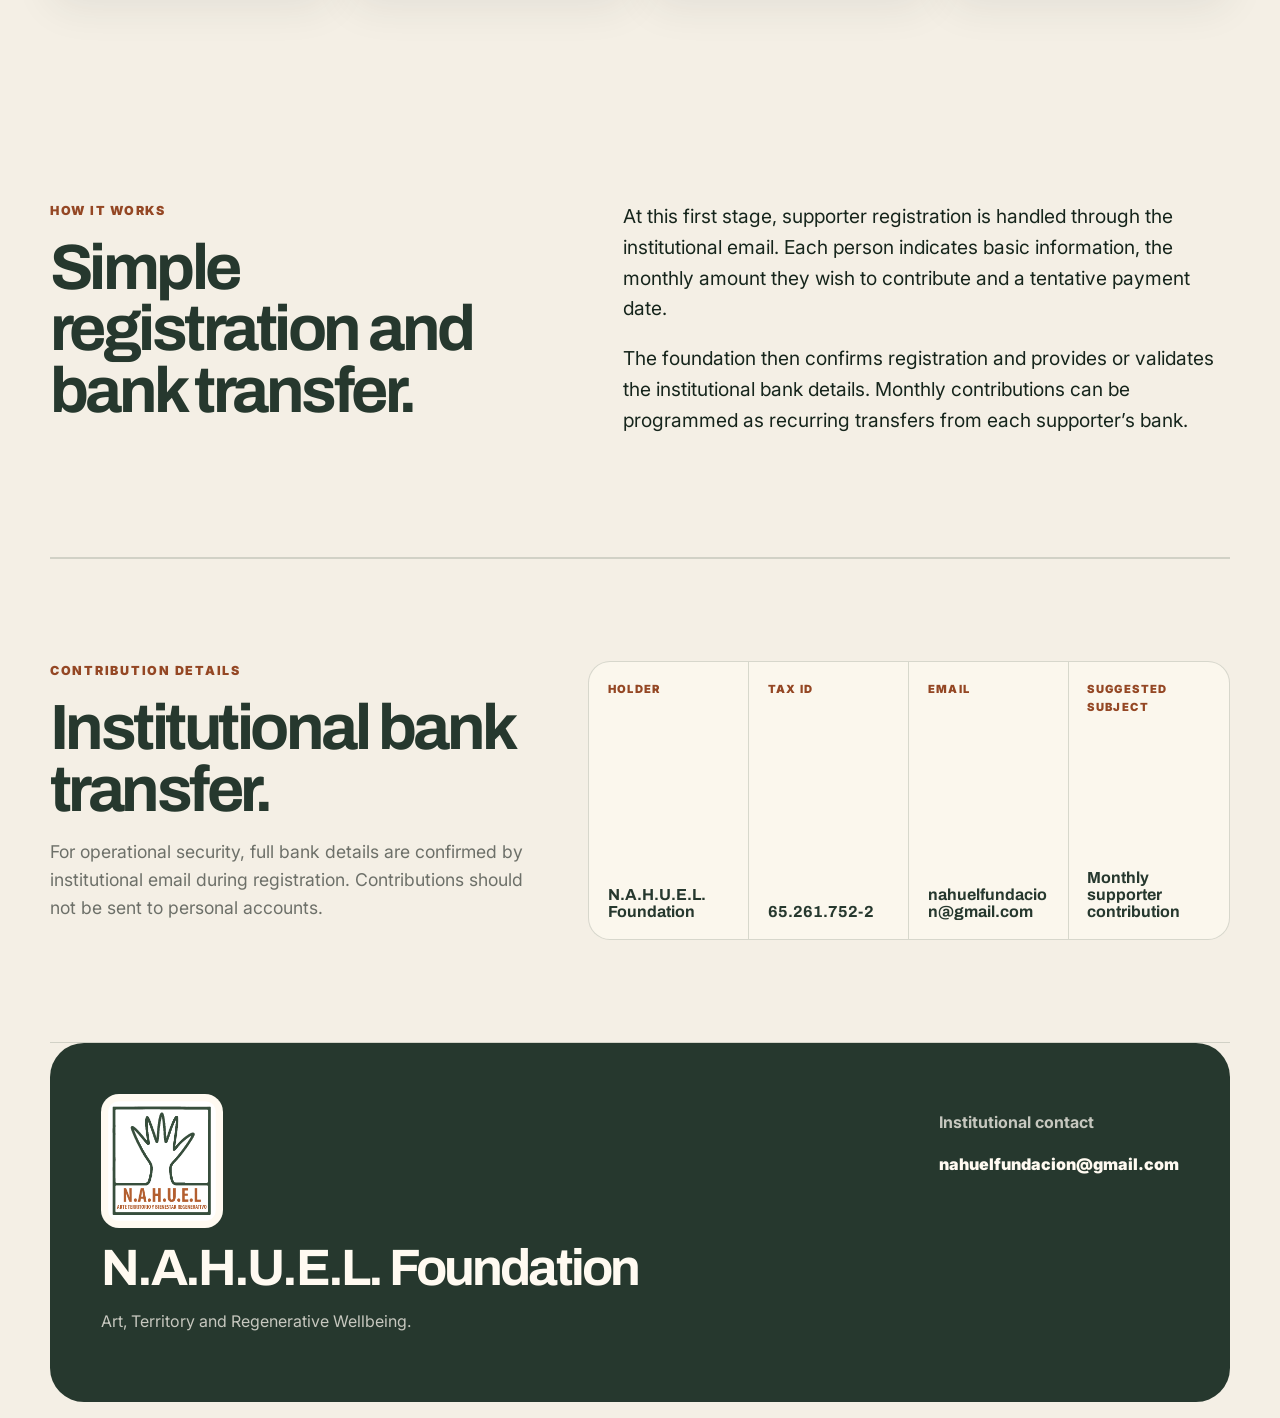
<file: en/supporters.html>
<!DOCTYPE html><html lang="en"><head><meta charset="UTF-8"><meta name="viewport" content="width=device-width, initial-scale=1.0"><title>Become a supporter | N.A.H.U.E.L. Foundation</title><meta name="description" content="Become a monthly supporter of N.A.H.U.E.L. Foundation and help sustain public art, cultural education, territorial memory and community wellbeing in Chile."><meta name="robots" content="index, follow, max-image-preview:large"><meta name="google-site-verification" content="IC3Q_L5enNN1hU11xEZPng-1R6glkIqD5HlDFHvDslU"><link rel="canonical" href="https://nahuelfundacion.github.io/en/supporters.html"><link rel="alternate" hreflang="es-CL" href="https://nahuelfundacion.github.io/socios.html"><link rel="alternate" hreflang="en" href="https://nahuelfundacion.github.io/en/supporters.html"><link rel="stylesheet" href="../styles.css"><link rel="preconnect" href="https://fonts.googleapis.com"><link rel="preconnect" href="https://fonts.gstatic.com" crossorigin><link href="https://fonts.googleapis.com/css2?family=Archivo:wght@400;500;700;800;900&family=Inter:wght@400;500;600;700&display=swap" rel="stylesheet"></head><body><a class="skip-link" href="#content">Skip to main content</a><header class="site-header"><a class="brand" href="index.html"><img src="../assets/img/logo/logo nahuel - 001.jpg" alt="N.A.H.U.E.L. Foundation logo" class="brand-logo"><span class="brand-text"><strong>N.A.H.U.E.L. Foundation</strong><small>Art · Territory · Regenerative Wellbeing</small></span></a><button class="menu-toggle" type="button" aria-label="Open menu" aria-expanded="false" aria-controls="main-nav"><span></span><span></span><span></span></button><nav id="main-nav" class="main-nav"><a href="index.html">Home</a><a href="projects.html">Projects</a><a href="memory.html">Memory</a><a href="supporters.html">Supporters</a><a href="transparency.html">Transparency</a><a href="contact.html">Contact</a><a href="../socios.html">ES</a></nav></header><main id="content"><section class="hero section-pad"><div class="hero-copy"><p class="eyebrow">Monthly supporters · Voluntary contribution</p><h1>Become a supporter of N.A.H.U.E.L. Foundation.</h1><p class="lead">Your monthly contribution helps sustain public art, community murals, heritage restoration, territorial memory, cultural education, applied ecology and community wellbeing.</p><div class="hero-actions"><a class="button button-primary" href="mailto:nahuelfundacion@gmail.com?subject=Supporter%20registration%20N.A.H.U.E.L.%20Foundation&body=Hello%20N.A.H.U.E.L.%20Foundation%2C%0A%0AI%20would%20like%20to%20register%20as%20a%20monthly%20supporter.%0A%0AFull%20name%3A%0AID%2FPassport%3A%0APhone%3A%0ACity%2FCommune%3A%0AMonthly%20amount%3A%0APreferred%20payment%20date%3A%0A%0APlease%20send%20the%20institutional%20bank%20details.%0A%0ARegards.">Register by email</a><a class="button button-secondary" href="#plans">View suggested plans</a></div></div><div class="hero-visual"><div class="mission-orbit orbit-one"></div><div class="mission-orbit orbit-two"></div><figure class="visual-logo-card"><img src="../assets/img/logo/logo nahuel - 001.jpg" alt="N.A.H.U.E.L. Foundation logo"></figure><div class="visual-card visual-card-small top-card"><small>Support</small><strong>Monthly</strong></div><div class="visual-card visual-card-small bottom-card"><small>Impact</small><strong>Territory</strong></div></div></section><section id="plans" class="section-pad"><div class="section-heading"><p class="eyebrow">Suggested plans</p><h2>Voluntary monthly contributions</h2></div><div class="card-grid"><article class="program-card"><span class="card-number">$3k</span><h3>Seed Supporter</h3><p>CLP $3,000 per month to support materials, documentation and small territorial actions.</p></article><article class="program-card"><span class="card-number">$5k</span><h3>Territory Supporter</h3><p>CLP $5,000 per month to strengthen workshops, cultural mediation and community work.</p></article><article class="program-card"><span class="card-number">$10k</span><h3>Regenerative Supporter</h3><p>CLP $10,000 per month to sustain public art, memory and community wellbeing processes.</p></article><article class="program-card"><span class="card-number">$20k</span><h3>Protective Supporter</h3><p>CLP $20,000 or more per month to promote projects, maintenance and new public-impact actions.</p></article></div></section><section class="section-pad split-section"><div class="section-kicker"><p class="eyebrow">How it works</p><h2>Simple registration and bank transfer.</h2></div><div class="rich-text"><p>At this first stage, supporter registration is handled through the institutional email. Each person indicates basic information, the monthly amount they wish to contribute and a tentative payment date.</p><p>The foundation then confirms registration and provides or validates the institutional bank details. Monthly contributions can be programmed as recurring transfers from each supporter’s bank.</p></div></section><section class="section-pad feature-section"><div><p class="eyebrow">Contribution details</p><h2>Institutional bank transfer.</h2><p>For operational security, full bank details are confirmed by institutional email during registration. Contributions should not be sent to personal accounts.</p></div><div class="data-grid"><div><span>Holder</span><strong>N.A.H.U.E.L. Foundation</strong></div><div><span>Tax ID</span><strong>65.261.752-2</strong></div><div><span>Email</span><strong>nahuelfundacion@gmail.com</strong></div><div><span>Suggested subject</span><strong>Monthly supporter contribution</strong></div></div></section></main><footer class="site-footer"><div><img src="../assets/img/logo/logo nahuel - 001.jpg" alt="N.A.H.U.E.L. Foundation logo" class="footer-logo"><h2>N.A.H.U.E.L. Foundation</h2><p>Art, Territory and Regenerative Wellbeing.</p></div><div class="footer-contact"><p><strong>Institutional contact</strong></p><a href="mailto:nahuelfundacion@gmail.com">nahuelfundacion@gmail.com</a></div></footer><script src="../script.js"></script></body></html>
</file>
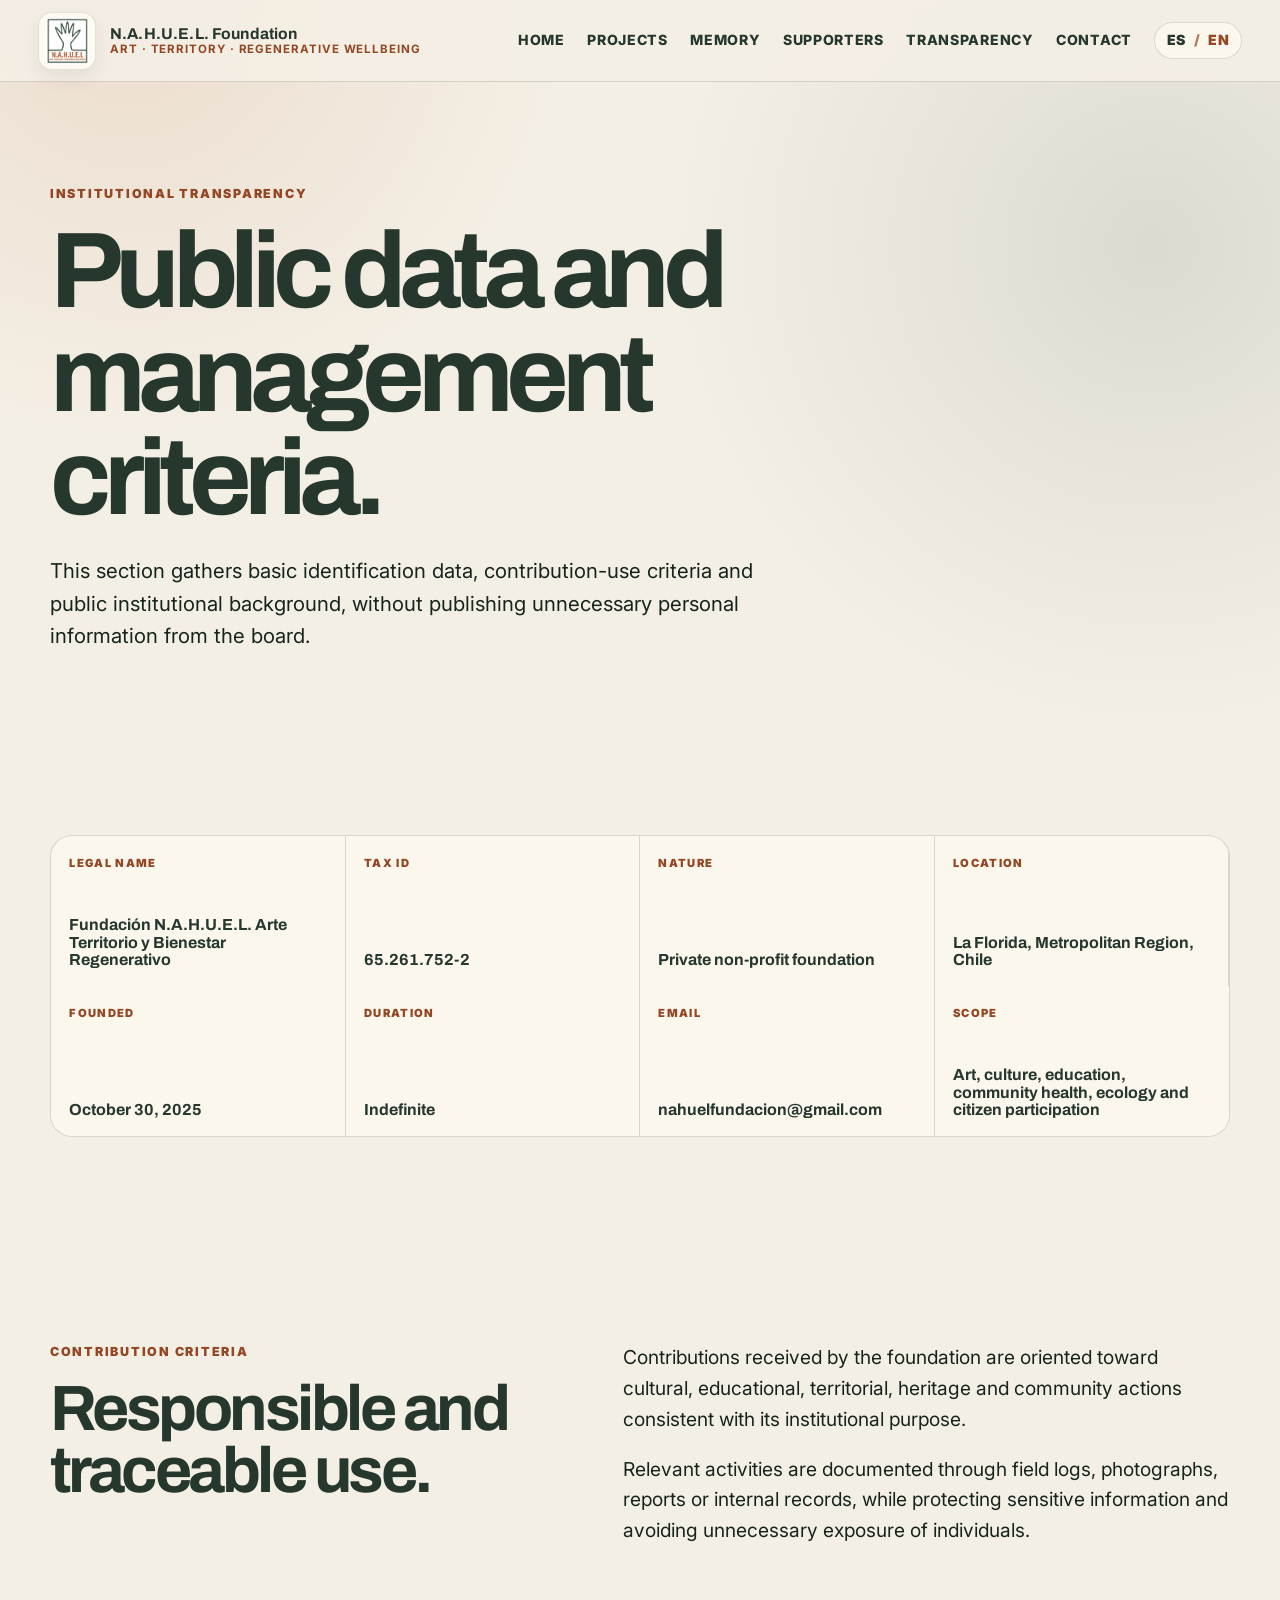
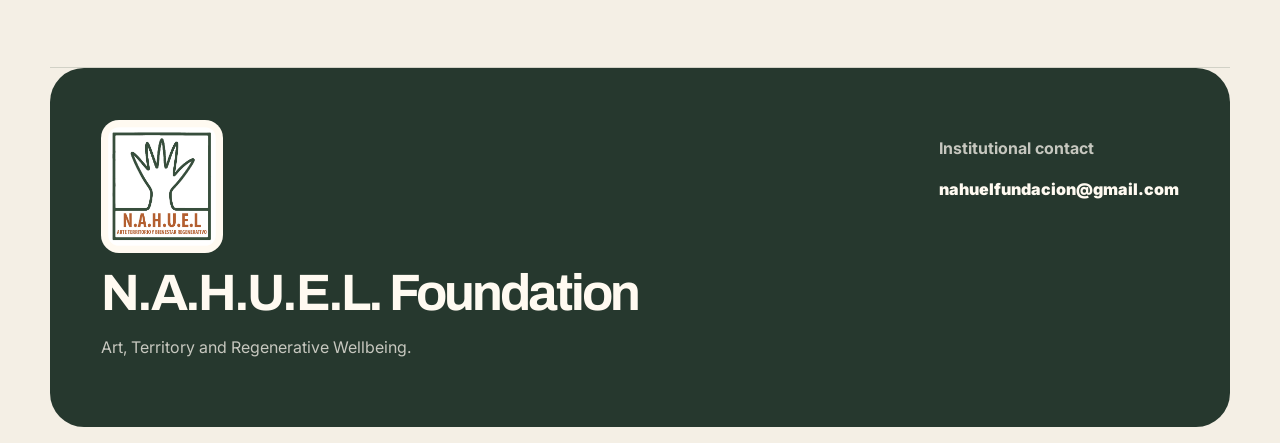
<file: en/transparency.html>
<!DOCTYPE html><html lang="en"><head><meta charset="UTF-8"><meta name="viewport" content="width=device-width, initial-scale=1.0"><title>Transparency | N.A.H.U.E.L. Foundation</title><meta name="description" content="Public data, transparency criteria and institutional background of N.A.H.U.E.L. Foundation."><meta name="robots" content="index, follow, max-image-preview:large"><meta name="google-site-verification" content="IC3Q_L5enNN1hU11xEZPng-1R6glkIqD5HlDFHvDslU"><link rel="canonical" href="https://nahuelfundacion.github.io/en/transparency.html"><link rel="alternate" hreflang="es-CL" href="https://nahuelfundacion.github.io/transparencia.html"><link rel="alternate" hreflang="en" href="https://nahuelfundacion.github.io/en/transparency.html"><link rel="stylesheet" href="../styles.css"><link rel="preconnect" href="https://fonts.googleapis.com"><link rel="preconnect" href="https://fonts.gstatic.com" crossorigin><link href="https://fonts.googleapis.com/css2?family=Archivo:wght@400;500;700;800;900&family=Inter:wght@400;500;600;700&display=swap" rel="stylesheet"></head><body><a class="skip-link" href="#content">Skip to main content</a><header class="site-header"><a class="brand" href="index.html"><img src="../assets/img/logo/logo nahuel - 001.jpg" alt="N.A.H.U.E.L. Foundation logo" class="brand-logo"><span class="brand-text"><strong>N.A.H.U.E.L. Foundation</strong><small>Art · Territory · Regenerative Wellbeing</small></span></a><button class="menu-toggle" type="button" aria-label="Open menu" aria-expanded="false" aria-controls="main-nav"><span></span><span></span><span></span></button><nav id="main-nav" class="main-nav"><a href="index.html">Home</a><a href="projects.html">Projects</a><a href="memory.html">Memory</a><a href="supporters.html">Supporters</a><a href="transparency.html">Transparency</a><a href="contact.html">Contact</a><a href="../transparencia.html">ES</a></nav></header><main id="content"><section class="section-pad"><p class="eyebrow">Institutional transparency</p><h1>Public data and management criteria.</h1><p class="lead">This section gathers basic identification data, contribution-use criteria and public institutional background, without publishing unnecessary personal information from the board.</p></section><section class="section-pad transparency-section"><div class="data-grid"><div><span>Legal name</span><strong>Fundación N.A.H.U.E.L. Arte Territorio y Bienestar Regenerativo</strong></div><div><span>Tax ID</span><strong>65.261.752-2</strong></div><div><span>Nature</span><strong>Private non-profit foundation</strong></div><div><span>Location</span><strong>La Florida, Metropolitan Region, Chile</strong></div><div><span>Founded</span><strong>October 30, 2025</strong></div><div><span>Duration</span><strong>Indefinite</strong></div><div><span>Email</span><strong>nahuelfundacion@gmail.com</strong></div><div><span>Scope</span><strong>Art, culture, education, community health, ecology and citizen participation</strong></div></div></section><section class="section-pad split-section"><div class="section-kicker"><p class="eyebrow">Contribution criteria</p><h2>Responsible and traceable use.</h2></div><div class="rich-text"><p>Contributions received by the foundation are oriented toward cultural, educational, territorial, heritage and community actions consistent with its institutional purpose.</p><p>Relevant activities are documented through field logs, photographs, reports or internal records, while protecting sensitive information and avoiding unnecessary exposure of individuals.</p></div></section></main><footer class="site-footer"><div><img src="../assets/img/logo/logo nahuel - 001.jpg" alt="N.A.H.U.E.L. Foundation logo" class="footer-logo"><h2>N.A.H.U.E.L. Foundation</h2><p>Art, Territory and Regenerative Wellbeing.</p></div><div class="footer-contact"><p><strong>Institutional contact</strong></p><a href="mailto:nahuelfundacion@gmail.com">nahuelfundacion@gmail.com</a></div></footer><script src="../script.js"></script></body></html>
</file>
<file: styles.css>
:root {
  --bone: #f4efe5;
  --bone-light: #fffaf1;
  --bone-deep: #e7dccb;
  --green: #33483a;
  --green-deep: #26382e;
  --green-ink: #16251c;
  --copper: #b45b2e;
  --copper-deep: #944724;
  --ink: #1d211d;
  --muted: #6d7069;
  --line: rgba(51, 72, 58, 0.18);
  --shadow: 0 28px 70px rgba(38, 56, 46, 0.16);
  --radius-lg: 34px;
  --radius-md: 22px;
  --max: 1180px;
}

* { box-sizing: border-box; }

html { scroll-behavior: smooth; }

body {
  margin: 0;
  font-family: Inter, system-ui, -apple-system, BlinkMacSystemFont, "Segoe UI", sans-serif;
  background:
    radial-gradient(circle at 10% 0%, rgba(180, 91, 46, 0.12), transparent 28rem),
    radial-gradient(circle at 90% 12%, rgba(51, 72, 58, 0.12), transparent 30rem),
    var(--bone);
  color: var(--ink);
  line-height: 1.6;
}

a { color: inherit; text-decoration: none; }

img { max-width: 100%; display: block; }

.skip-link {
  position: absolute;
  top: -100px;
  left: 1rem;
  background: var(--green-deep);
  color: var(--bone-light);
  padding: 0.65rem 1rem;
  border-radius: 999px;
  z-index: 99;
}

.skip-link:focus { top: 1rem; }

.site-header {
  position: sticky;
  top: 0;
  z-index: 50;
  display: flex;
  align-items: center;
  justify-content: space-between;
  gap: 1.5rem;
  padding: 0.72rem clamp(1rem, 3vw, 2.5rem);
  background: rgba(244, 239, 229, 0.9);
  border-bottom: 1px solid var(--line);
  backdrop-filter: blur(18px);
}

.brand {
  display: flex;
  align-items: center;
  gap: 0.85rem;
  min-width: 260px;
}

.brand-logo {
  width: 58px;
 height: 58px;
  object-fit: contain;
  background: var(--bone-light);
  border: 1px solid rgba(51, 72, 58, 0.14);
  border-radius: 14px;
  padding: 4px;
  box-shadow: 0 8px 18px rgba(38, 56, 46, 0.08);
}

.brand-text {
  display: flex;
  flex-direction: column;
  line-height: 1.12;
}

.brand-text strong {
  font-family: Archivo, Inter, sans-serif;
  font-size: 0.98rem;
  letter-spacing: 0.01em;
  color: var(--green-deep);
}

.brand-text small {
  font-size: 0.72rem;
  color: var(--copper-deep);
  font-weight: 700;
  text-transform: uppercase;
  letter-spacing: 0.08em;
}

.main-nav {
  display: flex;
  align-items: center;
  gap: clamp(0.7rem, 1.8vw, 1.4rem);
  font-size: 0.88rem;
  font-weight: 800;
  letter-spacing: 0.05em;
  text-transform: uppercase;
  color: var(--green-deep);
}

.main-nav a {
  position: relative;
  padding: 0.35rem 0;
}

.main-nav a::after {
  content: "";
  position: absolute;
  left: 0;
  bottom: 0;
  width: 0;
  height: 2px;
  background: var(--copper);
  transition: width 180ms ease;
}

.main-nav a:hover::after { width: 100%; }

.lang-switch {
  display: inline-flex;
  align-items: center;
  gap: 0.35rem;
  padding: 0.28rem 0.55rem;
  border: 1px solid var(--line);
  border-radius: 999px;
  background: rgba(255, 250, 241, 0.74);
  color: var(--green-deep);
  font-weight: 900;
  letter-spacing: 0.04em;
}

.main-nav .lang-switch a {
  padding: 0.1rem 0.15rem;
}

.main-nav .lang-switch a::after { display: none; }

.lang-switch span {
  color: var(--copper-deep);
  opacity: 0.7;
}

.lang-switch a[aria-current="page"] {
  color: var(--copper-deep);
}

.menu-toggle {
  display: none;
  border: 1px solid var(--line);
  background: var(--bone-light);
  border-radius: 14px;
  width: 46px;
  height: 42px;
  padding: 0.55rem;
}

.menu-toggle span {
  display: block;
  height: 2px;
  margin: 5px 0;
  background: var(--green-deep);
}

.section-pad {
  width: min(var(--max), calc(100% - 2rem));
  margin-inline: auto;
  padding: clamp(4rem, 8vw, 7.5rem) 0;
}

.hero {
  min-height: calc(100vh - 74px);
  display: grid;
  grid-template-columns: minmax(0, 1.03fr) minmax(320px, 0.97fr);
  align-items: center;
  gap: clamp(2rem, 6vw, 5rem);
}

.eyebrow {
  margin: 0 0 1rem;
  color: var(--copper-deep);
  font-weight: 900;
  text-transform: uppercase;
  letter-spacing: 0.14em;
  font-size: 0.78rem;
}

h1, h2, h3 {
  font-family: Archivo, Inter, sans-serif;
  margin: 0;
  line-height: 0.96;
  color: var(--green-deep);
}

h1 {
  font-size: clamp(3.1rem, 8.4vw, 7.8rem);
  letter-spacing: -0.07em;
  max-width: 900px;
}

h2 {
  font-size: clamp(2.2rem, 5vw, 5rem);
  letter-spacing: -0.055em;
}

h3 {
  font-size: clamp(1.25rem, 2vw, 1.7rem);
  letter-spacing: -0.03em;
}

.lead {
  max-width: 720px;
  margin: 1.55rem 0 0;
  font-size: clamp(1.05rem, 1.6vw, 1.35rem);
  color: var(--green-ink);
}

.hero-actions {
  display: flex;
  flex-wrap: wrap;
  gap: 0.9rem;
  margin-top: 2.1rem;
}

.button {
  display: inline-flex;
  align-items: center;
  justify-content: center;
  min-height: 48px;
  padding: 0.8rem 1.15rem;
  border-radius: 999px;
  border: 1px solid transparent;
  font-weight: 900;
  text-transform: uppercase;
  letter-spacing: 0.06em;
  font-size: 0.78rem;
}

.button-primary {
  background: var(--green-deep);
  color: var(--bone-light);
  box-shadow: 0 12px 34px rgba(38, 56, 46, 0.22);
}

.button-secondary {
  background: transparent;
  color: var(--green-deep);
  border-color: var(--green);
}

.hero-visual {
  position: relative;
  min-height: 610px;
  border: 1px solid var(--line);
  border-radius: var(--radius-lg);
  overflow: hidden;
  background:
    linear-gradient(145deg, rgba(255, 250, 241, 0.78), rgba(231, 220, 203, 0.72)),
    repeating-linear-gradient(90deg, rgba(51, 72, 58, 0.08) 0 1px, transparent 1px 80px),
    repeating-linear-gradient(0deg, rgba(51, 72, 58, 0.07) 0 1px, transparent 1px 80px);
  box-shadow: var(--shadow);
}

.hero-visual::before {
  content: "";
  position: absolute;
  inset: 2rem;
  border: 18px solid rgba(51, 72, 58, 0.9);
  border-radius: 20px;
  opacity: 0.12;
}

.hero-visual::after {
  content: "N.A.H.U.E.L.";
  position: absolute;
  right: -0.5rem;
  bottom: 0.8rem;
  font-family: Archivo, Inter, sans-serif;
  font-weight: 900;
  font-size: clamp(3rem, 6vw, 5.6rem);
  letter-spacing: -0.04em;
  color: rgba(180, 91, 46, 0.16);
}

.mission-orbit {
  position: absolute;
  border: 1px solid rgba(51, 72, 58, 0.28);
  border-radius: 50%;
  transform: rotate(-18deg);
}

.orbit-one {
  width: 520px;
  height: 520px;
  left: 10%;
  top: 5%;
}

.orbit-two {
  width: 720px;
  height: 280px;
  left: -9%;
  top: 28%;
}

.visual-logo-card {
  position: absolute;
  left: 50%;
  top: 50%;
  width: min(74%, 420px);
  margin: 0;
  transform: translate(-50%, -50%);
  padding: clamp(1rem, 2vw, 1.6rem);
  border-radius: 28px;
  border: 1px solid rgba(51, 72, 58, 0.2);
  background: rgba(255, 250, 241, 0.9);
  box-shadow: 0 24px 58px rgba(38, 56, 46, 0.18);
  backdrop-filter: blur(10px);
  z-index: 2;
}

.visual-logo-card img {
  width: 100%;
  height: auto;
  object-fit: contain;
  border-radius: 18px;
}

.visual-card {
  position: absolute;
  border: 1px solid rgba(51, 72, 58, 0.22);
  background: rgba(255, 250, 241, 0.86);
  box-shadow: 0 20px 46px rgba(38, 56, 46, 0.16);
  backdrop-filter: blur(10px);
  z-index: 3;
}

.visual-card-small small {
  display: block;
  color: var(--copper-deep);
  font-weight: 900;
  text-transform: uppercase;
  letter-spacing: 0.12em;
  font-size: 0.72rem;
}

.visual-card-small {
  min-width: 150px;
  padding: 1rem;
  border-radius: 18px;
}

.visual-card-small strong {
  display: block;
  color: var(--green-deep);
  font-family: Archivo, Inter, sans-serif;
  font-size: 1.4rem;
  margin-top: 0.25rem;
}

.top-card { right: 7%; top: 14%; }
.bottom-card { left: 7%; bottom: 15%; }

.story-rail {
  width: min(100%, 1480px);
  margin: 0 auto;
  display: grid;
  grid-template-columns: repeat(4, 1fr);
  border-block: 1px solid var(--line);
  background: var(--green-deep);
  color: var(--bone-light);
}

.story-rail article {
  min-height: 310px;
  padding: clamp(1.4rem, 3vw, 2.4rem);
  display: flex;
  flex-direction: column;
  justify-content: flex-end;
  border-right: 1px solid rgba(244, 239, 229, 0.18);
  background:
    linear-gradient(180deg, rgba(22, 37, 28, 0.08), rgba(22, 37, 28, 0.86)),
    radial-gradient(circle at 0% 0%, rgba(180, 91, 46, 0.38), transparent 18rem);
}

.story-rail article:nth-child(even) {
  background:
    linear-gradient(180deg, rgba(22, 37, 28, 0.10), rgba(22, 37, 28, 0.88)),
    radial-gradient(circle at 100% 0%, rgba(244, 239, 229, 0.18), transparent 18rem);
}

.story-rail span {
  color: var(--copper);
  font-family: Archivo, Inter, sans-serif;
  font-weight: 900;
  margin-bottom: auto;
}

.story-rail h2 {
  color: var(--bone-light);
  font-size: clamp(1.5rem, 2.5vw, 2.35rem);
  letter-spacing: -0.04em;
}

.story-rail p {
  margin: 0.9rem 0 0;
  color: rgba(255, 250, 241, 0.76);
}

.split-section {
  display: grid;
  grid-template-columns: minmax(0, 0.9fr) minmax(0, 1.1fr);
  gap: clamp(2rem, 6vw, 5rem);
  border-bottom: 1px solid var(--line);
}

.rich-text {
  font-size: clamp(1.05rem, 1.5vw, 1.28rem);
  color: var(--green-ink);
}

.rich-text p:first-child { margin-top: 0; }

.section-heading {
  max-width: 820px;
  margin-bottom: 2rem;
}

.card-grid {
  display: grid;
  grid-template-columns: repeat(4, minmax(0, 1fr));
  gap: 1rem;
}

.program-card {
  min-height: 330px;
  padding: 1.35rem;
  border: 1px solid var(--line);
  border-radius: var(--radius-md);
  background: rgba(255, 250, 241, 0.64);
  box-shadow: 0 12px 40px rgba(38, 56, 46, 0.08);
  display: flex;
  flex-direction: column;
  min-width: 0;
}

.card-number {
  width: 44px;
  height: 44px;
  border-radius: 50%;
  display: grid;
  place-items: center;
  background: var(--green-deep);
  color: var(--bone-light);
  font-family: Archivo, Inter, sans-serif;
  font-weight: 900;
  margin-bottom: auto;
}

.program-card h3 { margin-top: 4rem; }
.program-card p { color: var(--muted); margin-bottom: 0; }

.feature-section {
  display: grid;
  grid-template-columns: minmax(0, 0.85fr) minmax(0, 1.15fr);
  gap: clamp(2rem, 5vw, 4rem);
  align-items: stretch;
  border-top: 1px solid var(--line);
  border-bottom: 1px solid var(--line);
}

.feature-section > div:first-child,
.feature-section > div:last-child {
  min-width: 0;
}

.feature-section > div:first-child p:last-child {
  font-size: 1.1rem;
  color: var(--muted);
}

.archive-grid {
  display: grid;
  grid-template-columns: repeat(2, minmax(0, 1fr));
  gap: 1rem;
  min-width: 0;
}

.archive-card {
  min-height: 320px;
  min-width: 0;
  padding: clamp(1.35rem, 3vw, 2rem);
  border: 1px solid var(--line);
  border-radius: var(--radius-lg);
  background: rgba(255, 250, 241, 0.72);
  box-shadow: 0 12px 40px rgba(38, 56, 46, 0.08);
  display: flex;
  flex-direction: column;
  justify-content: flex-end;
  transition: transform 180ms ease, box-shadow 180ms ease;
  overflow-wrap: anywhere;
}

.archive-card:hover {
  transform: translateY(-3px);
  box-shadow: var(--shadow);
}

.archive-card span {
  margin-bottom: auto;
  color: var(--copper-deep);
  font-size: 0.74rem;
  font-weight: 900;
  letter-spacing: 0.12em;
  text-transform: uppercase;
}

.archive-card h3 {
  max-width: 100%;
  font-size: clamp(1.55rem, 2.6vw, 2.75rem);
  overflow-wrap: anywhere;
}

.archive-card p {
  color: var(--muted);
}

.archive-card strong {
  color: var(--green-deep);
  font-weight: 900;
  text-transform: uppercase;
  letter-spacing: 0.08em;
  font-size: 0.78rem;
}

.featured-archive-card {
  background:
    linear-gradient(180deg, rgba(255, 250, 241, 0.78), rgba(231, 220, 203, 0.9)),
    radial-gradient(circle at 0% 0%, rgba(180, 91, 46, 0.18), transparent 20rem);
}

.muted-archive-card { opacity: 0.86; }

.mission-slider {
  position: relative;
  min-height: 430px;
  border-radius: var(--radius-lg);
  overflow: hidden;
  background: var(--green-deep);
  color: var(--bone-light);
  box-shadow: var(--shadow);
}

.slides, .slide { height: 100%; }

.slide {
  display: none;
  min-height: 430px;
  padding: clamp(1.5rem, 4vw, 3rem);
  flex-direction: column;
  justify-content: flex-end;
  background:
    linear-gradient(180deg, rgba(38, 56, 46, 0.18), rgba(22, 37, 28, 0.92)),
    radial-gradient(circle at 30% 5%, rgba(180, 91, 46, 0.45), transparent 20rem),
    repeating-linear-gradient(135deg, rgba(244, 239, 229, 0.10) 0 1px, transparent 1px 18px);
}

.slide.active { display: flex; }

.slide span {
  position: absolute;
  top: 2rem;
  left: 2rem;
  color: var(--copper);
  font-weight: 900;
  text-transform: uppercase;
  letter-spacing: 0.14em;
  font-size: 0.74rem;
}

.slide h3 {
  color: var(--bone-light);
  font-size: clamp(2.4rem, 5vw, 5rem);
  max-width: 620px;
}

.slide p {
  max-width: 560px;
  color: rgba(255, 250, 241, 0.78);
  font-size: 1.1rem;
}

.slider-control {
  position: absolute;
  top: 50%;
  z-index: 4;
  transform: translateY(-50%);
  width: 46px;
  height: 46px;
  border-radius: 50%;
  border: 1px solid rgba(244, 239, 229, 0.38);
  background: rgba(244, 239, 229, 0.14);
  color: var(--bone-light);
  font-size: 2rem;
  cursor: pointer;
}

.prev { left: 1rem; }
.next { right: 1rem; }

.case-study-section {
  border-top: 1px solid var(--line);
  border-bottom: 1px solid var(--line);
}

.standalone-case { padding-top: clamp(4rem, 7vw, 6rem); }

.case-heading {
  max-width: 980px;
  margin-bottom: 2.4rem;
}

.case-heading p:last-child {
  max-width: 760px;
  color: var(--muted);
  font-size: clamp(1.02rem, 1.4vw, 1.2rem);
}

.case-layout {
  display: grid;
  grid-template-columns: minmax(0, 1.05fr) minmax(0, 0.95fr);
  gap: 1rem;
  align-items: stretch;
}

.case-summary,
.case-meta,
.evidence-note {
  border: 1px solid var(--line);
  border-radius: var(--radius-lg);
  background: rgba(255, 250, 241, 0.66);
  box-shadow: 0 12px 40px rgba(38, 56, 46, 0.08);
}

.case-summary {
  padding: clamp(1.5rem, 4vw, 2.4rem);
}

.case-code {
  display: inline-flex;
  margin-bottom: 1.2rem;
  color: var(--copper-deep);
  font-size: 0.76rem;
  font-weight: 900;
  letter-spacing: 0.1em;
  text-transform: uppercase;
}

.case-summary h2,
.case-summary h3 {
  font-size: clamp(2rem, 4vw, 4.5rem);
  max-width: 760px;
}

.case-summary p {
  max-width: 760px;
  color: var(--green-ink);
  font-size: 1.05rem;
}

.case-meta {
  display: grid;
  grid-template-columns: repeat(2, minmax(0, 1fr));
  overflow: hidden;
}

.case-meta div,
.case-pill-grid div {
  min-height: 145px;
  padding: 1rem;
  border-right: 1px solid var(--line);
  border-bottom: 1px solid var(--line);
  display: flex;
  flex-direction: column;
  justify-content: space-between;
}

.case-meta div:nth-child(2n) { border-right: 0; }
.case-meta div:nth-last-child(-n + 2) { border-bottom: 0; }

.case-meta span,
.case-pill-grid span {
  color: var(--copper-deep);
  font-weight: 900;
  text-transform: uppercase;
  letter-spacing: 0.12em;
  font-size: 0.7rem;
}

.case-meta strong,
.case-pill-grid strong {
  color: var(--green-deep);
  font-family: Archivo, Inter, sans-serif;
  font-size: 1.1rem;
  line-height: 1.05;
}

.evidence-gallery {
  margin-top: 1rem;
  display: grid;
  grid-template-columns: repeat(6, minmax(0, 1fr));
  gap: 1rem;
}

.evidence-card {
  grid-column: span 2;
  margin: 0;
  overflow: hidden;
  border: 1px solid var(--line);
  border-radius: var(--radius-md);
  background: rgba(255, 250, 241, 0.72);
  box-shadow: 0 12px 40px rgba(38, 56, 46, 0.08);
}

.evidence-card-large { grid-column: span 3; }

.evidence-card img {
  width: 100%;
  height: 320px;
  object-fit: cover;
  background: var(--bone-deep);
}

.evidence-card-large img { height: 420px; }

.evidence-card figcaption {
  padding: 1rem;
  color: var(--muted);
  font-size: 0.95rem;
}

.evidence-card figcaption span {
  display: block;
  margin-bottom: 0.28rem;
  color: var(--copper-deep);
  font-size: 0.72rem;
  font-weight: 900;
  letter-spacing: 0.12em;
  text-transform: uppercase;
}

.case-pill-grid {
  margin-top: 1rem;
  display: grid;
  grid-template-columns: repeat(4, minmax(0, 1fr));
  border: 1px solid var(--line);
  border-radius: var(--radius-md);
  overflow: hidden;
  background: rgba(255, 250, 241, 0.66);
}

.case-pill-grid div { min-height: 150px; }
.case-pill-grid div:last-child { border-right: 0; }

.evidence-note {
  margin-top: 1rem;
  padding: 1.25rem 1.4rem;
  color: var(--muted);
}

.evidence-note p { margin: 0; }
.evidence-note strong { color: var(--green-deep); }

.back-link-wrap { margin-top: 1.25rem; }

.transparency-section { padding-top: 5rem; }

.data-grid {
  display: grid;
  grid-template-columns: repeat(4, minmax(0, 1fr));
  border: 1px solid var(--line);
  border-radius: var(--radius-md);
  overflow: hidden;
  background: rgba(255, 250, 241, 0.66);
}

.data-grid div {
  min-height: 150px;
  min-width: 0;
  padding: 1.15rem;
  border-right: 1px solid var(--line);
  display: flex;
  flex-direction: column;
  justify-content: space-between;
  overflow-wrap: anywhere;
  word-break: normal;
}

.data-grid div:last-child { border-right: 0; }

.data-grid span {
  color: var(--copper-deep);
  font-weight: 900;
  text-transform: uppercase;
  letter-spacing: 0.12em;
  font-size: 0.7rem;
}

.data-grid strong {
  color: var(--green-deep);
  font-family: Archivo, Inter, sans-serif;
  font-size: clamp(0.95rem, 1.25vw, 1.15rem);
  line-height: 1.08;
  max-width: 100%;
  overflow-wrap: anywhere;
  word-break: normal;
}

.site-footer {
  width: min(var(--max), calc(100% - 2rem));
  margin: 0 auto 1rem;
  padding: clamp(2rem, 5vw, 3.2rem);
  border-radius: var(--radius-lg);
  background: var(--green-deep);
  color: var(--bone-light);
  display: flex;
  justify-content: space-between;
  gap: 2rem;
}

.footer-logo {
  width: 122px;
  height: auto;
  object-fit: contain;
  background: var(--bone-light);
  border-radius: 18px;
  padding: 0.45rem;
  margin-bottom: 1rem;
}

.site-footer h2 {
  color: var(--bone-light);
  font-size: clamp(2rem, 4vw, 3.6rem);
}

.site-footer p { color: rgba(255, 250, 241, 0.74); }
.site-footer a { color: var(--bone-light); font-weight: 900; }

@media (max-width: 1120px) {
  .data-grid { grid-template-columns: repeat(2, minmax(0, 1fr)); }
  .data-grid div:nth-child(2n) { border-right: 0; }
  .data-grid div:nth-child(-n + 2) { border-bottom: 1px solid var(--line); }
}

@media (max-width: 980px) {
  .menu-toggle { display: block; }
  .main-nav {
    position: absolute;
    top: 100%;
    left: 1rem;
    right: 1rem;
    display: none;
    flex-direction: column;
    align-items: stretch;
    padding: 1rem;
    border: 1px solid var(--line);
    border-radius: 20px;
    background: var(--bone-light);
    box-shadow: var(--shadow);
  }
  .main-nav.open { display: flex; }
  .main-nav .lang-switch {
    align-self: flex-start;
    margin-top: 0.35rem;
  }
  .hero, .split-section, .feature-section, .case-layout, .archive-grid { grid-template-columns: 1fr; }
  .hero { min-height: auto; }
  .hero-visual { min-height: 520px; }
  .story-rail, .card-grid, .case-pill-grid { grid-template-columns: repeat(2, minmax(0, 1fr)); }
  .evidence-card,
  .evidence-card-large { grid-column: span 3; }
}

@media (max-width: 640px) {
  .brand { min-width: auto; }
  .brand-text small { display: none; }
  .brand-logo { width: 48px; height: 48px; }
  .hero-visual { min-height: 430px; }
  .visual-logo-card { width: min(82%, 330px); }
  .story-rail, .card-grid, .data-grid, .case-meta, .case-pill-grid, .evidence-gallery { grid-template-columns: 1fr; }
  .evidence-card,
  .evidence-card-large { grid-column: span 1; }
  .evidence-card img,
  .evidence-card-large img { height: 300px; }
  .story-rail article { min-height: 250px; }
  .program-card { min-height: 260px; }
  .case-meta div,
  .case-meta div:nth-child(2n),
  .case-meta div:nth-last-child(-n + 2),
  .case-pill-grid div,
  .data-grid div,
  .data-grid div:nth-child(2n),
  .data-grid div:nth-child(-n + 2) {
    border-right: 0;
    border-bottom: 1px solid var(--line);
  }
  .case-meta div:last-child,
  .case-pill-grid div:last-child,
  .data-grid div:last-child { border-bottom: 0; }
  .site-footer { flex-direction: column; }
}
</file>
